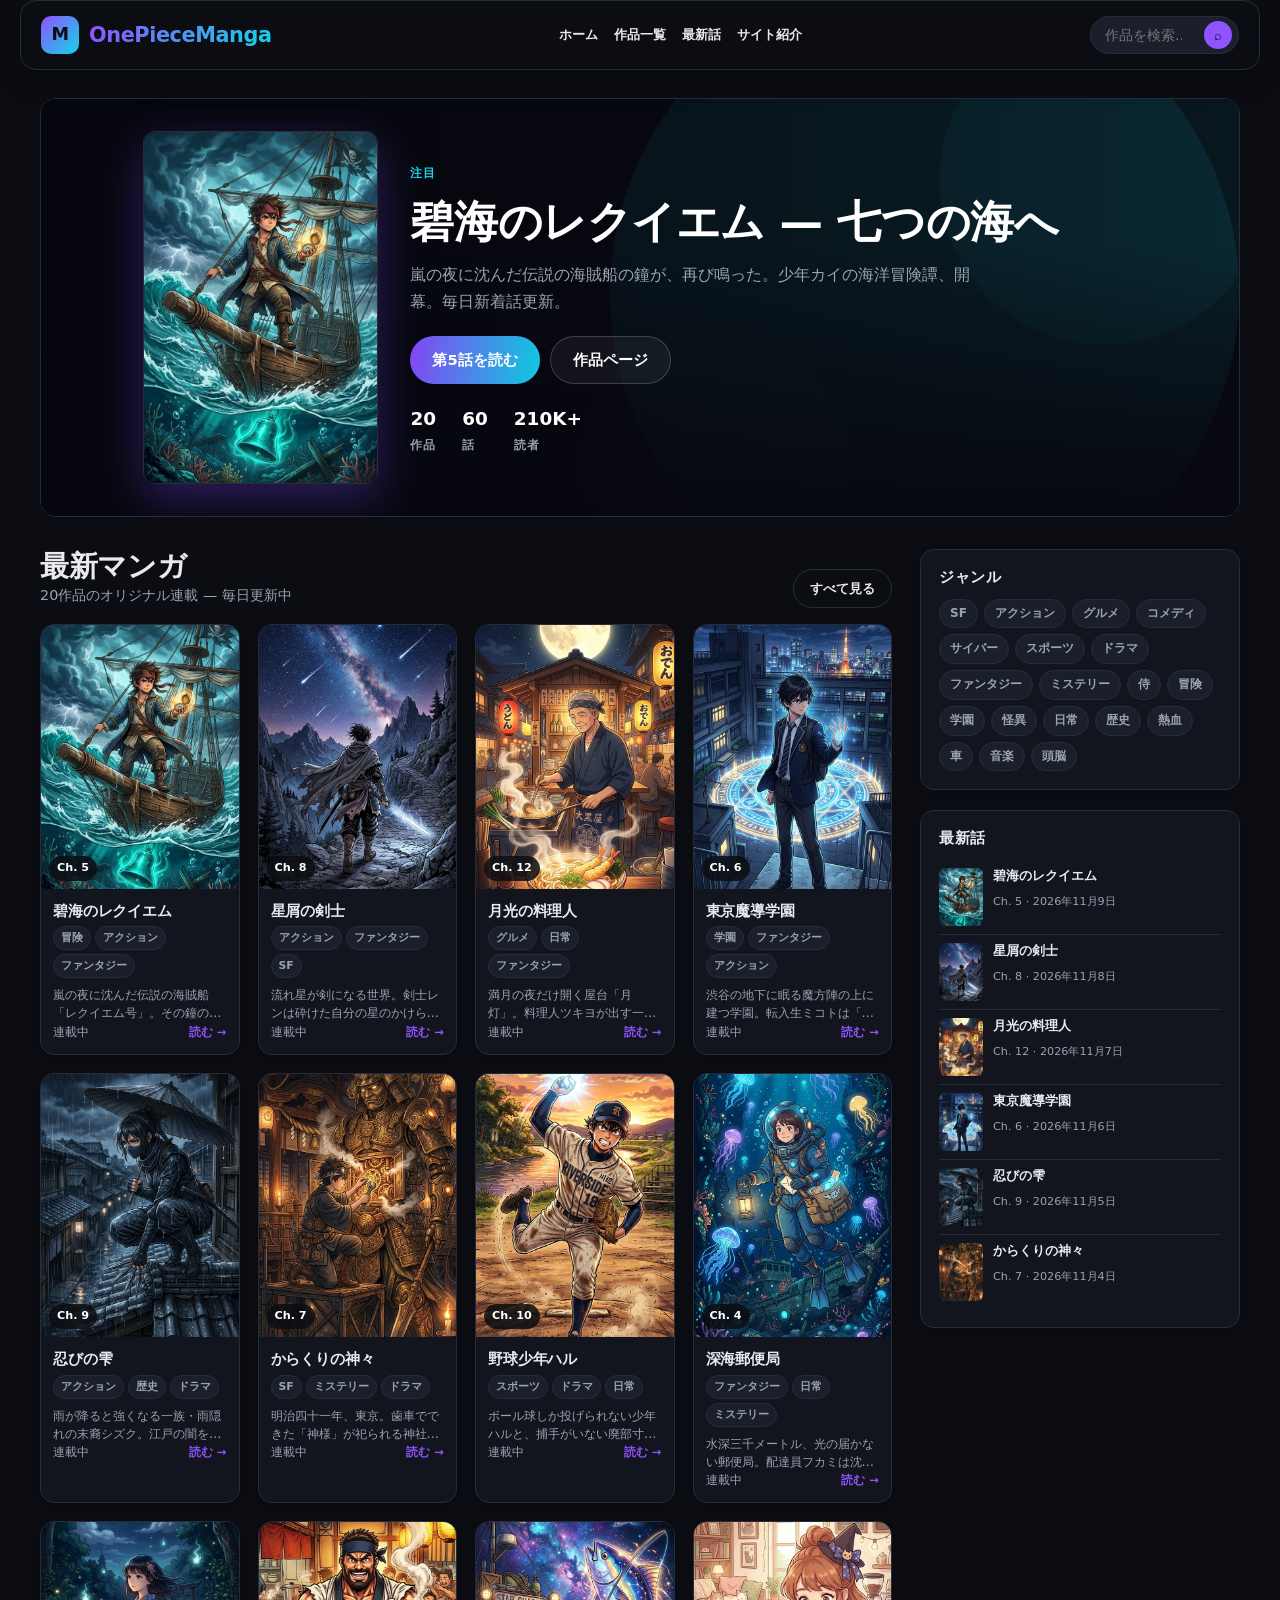
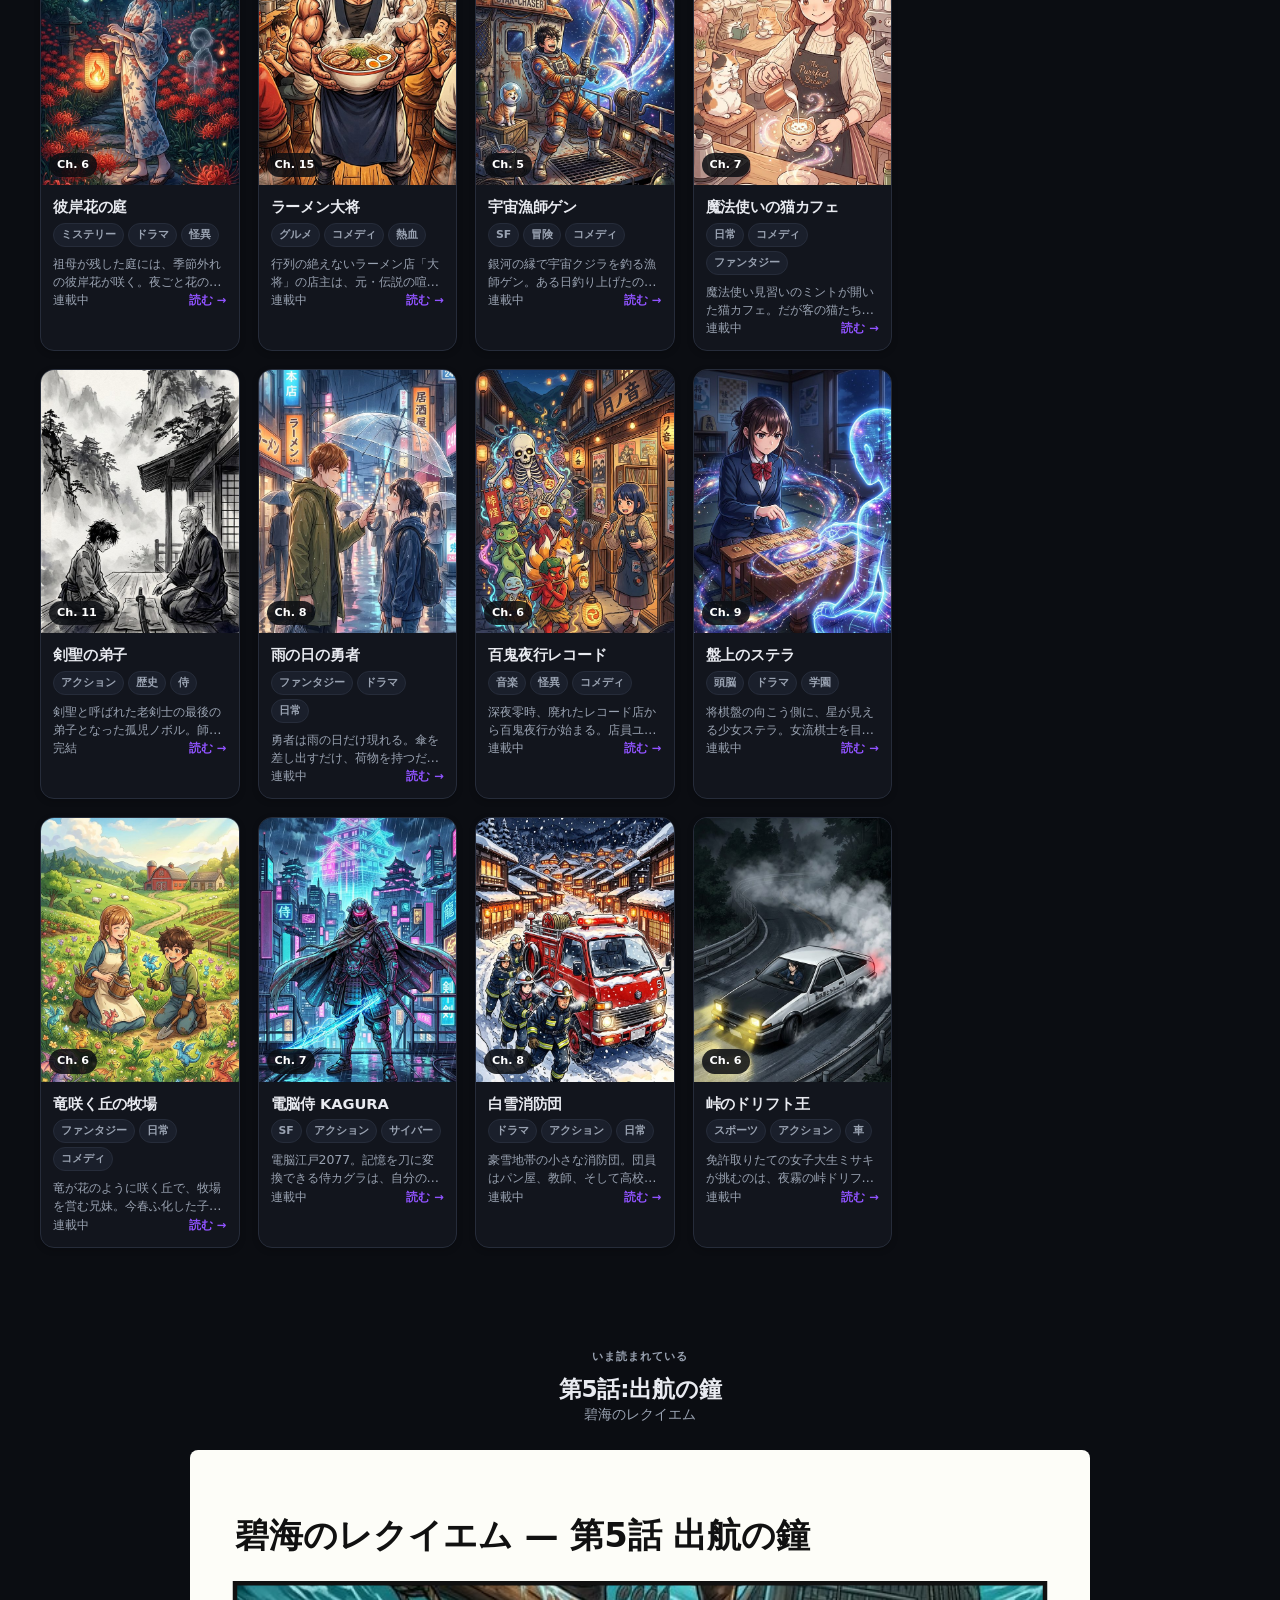
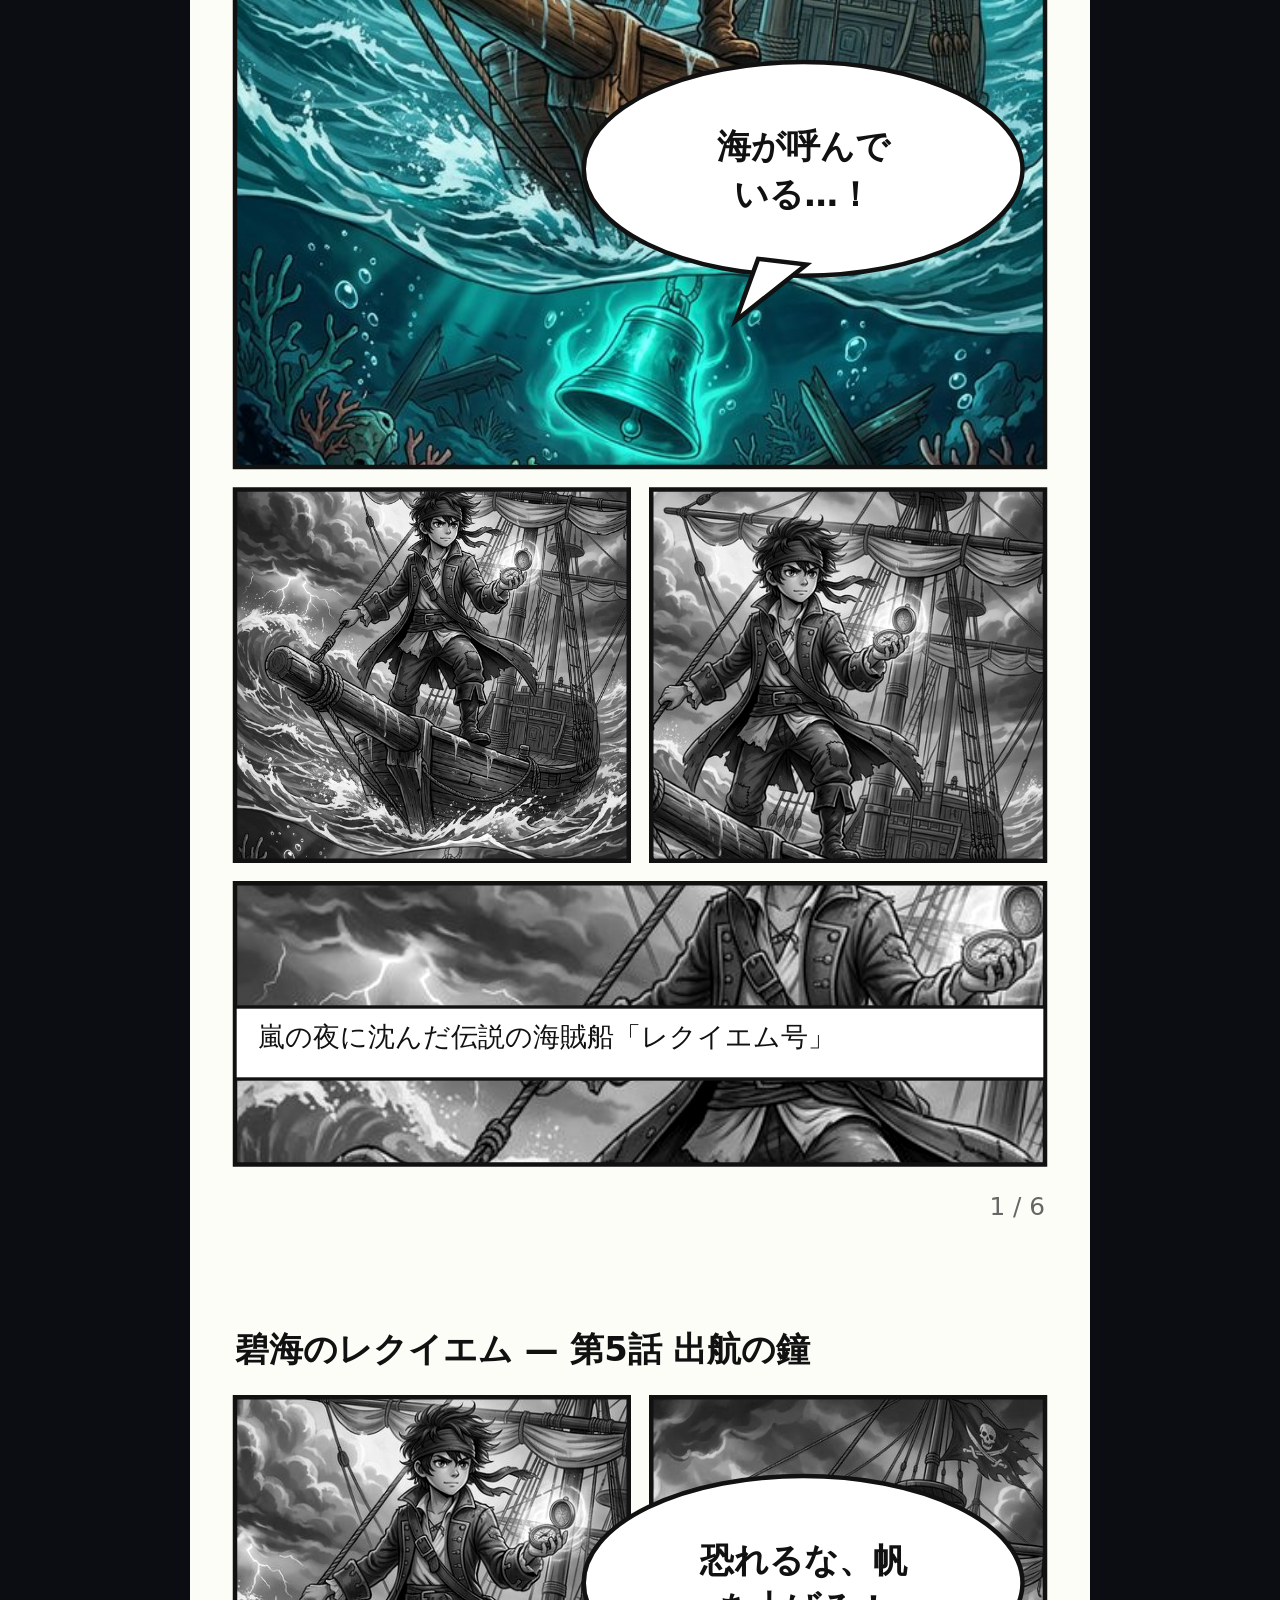
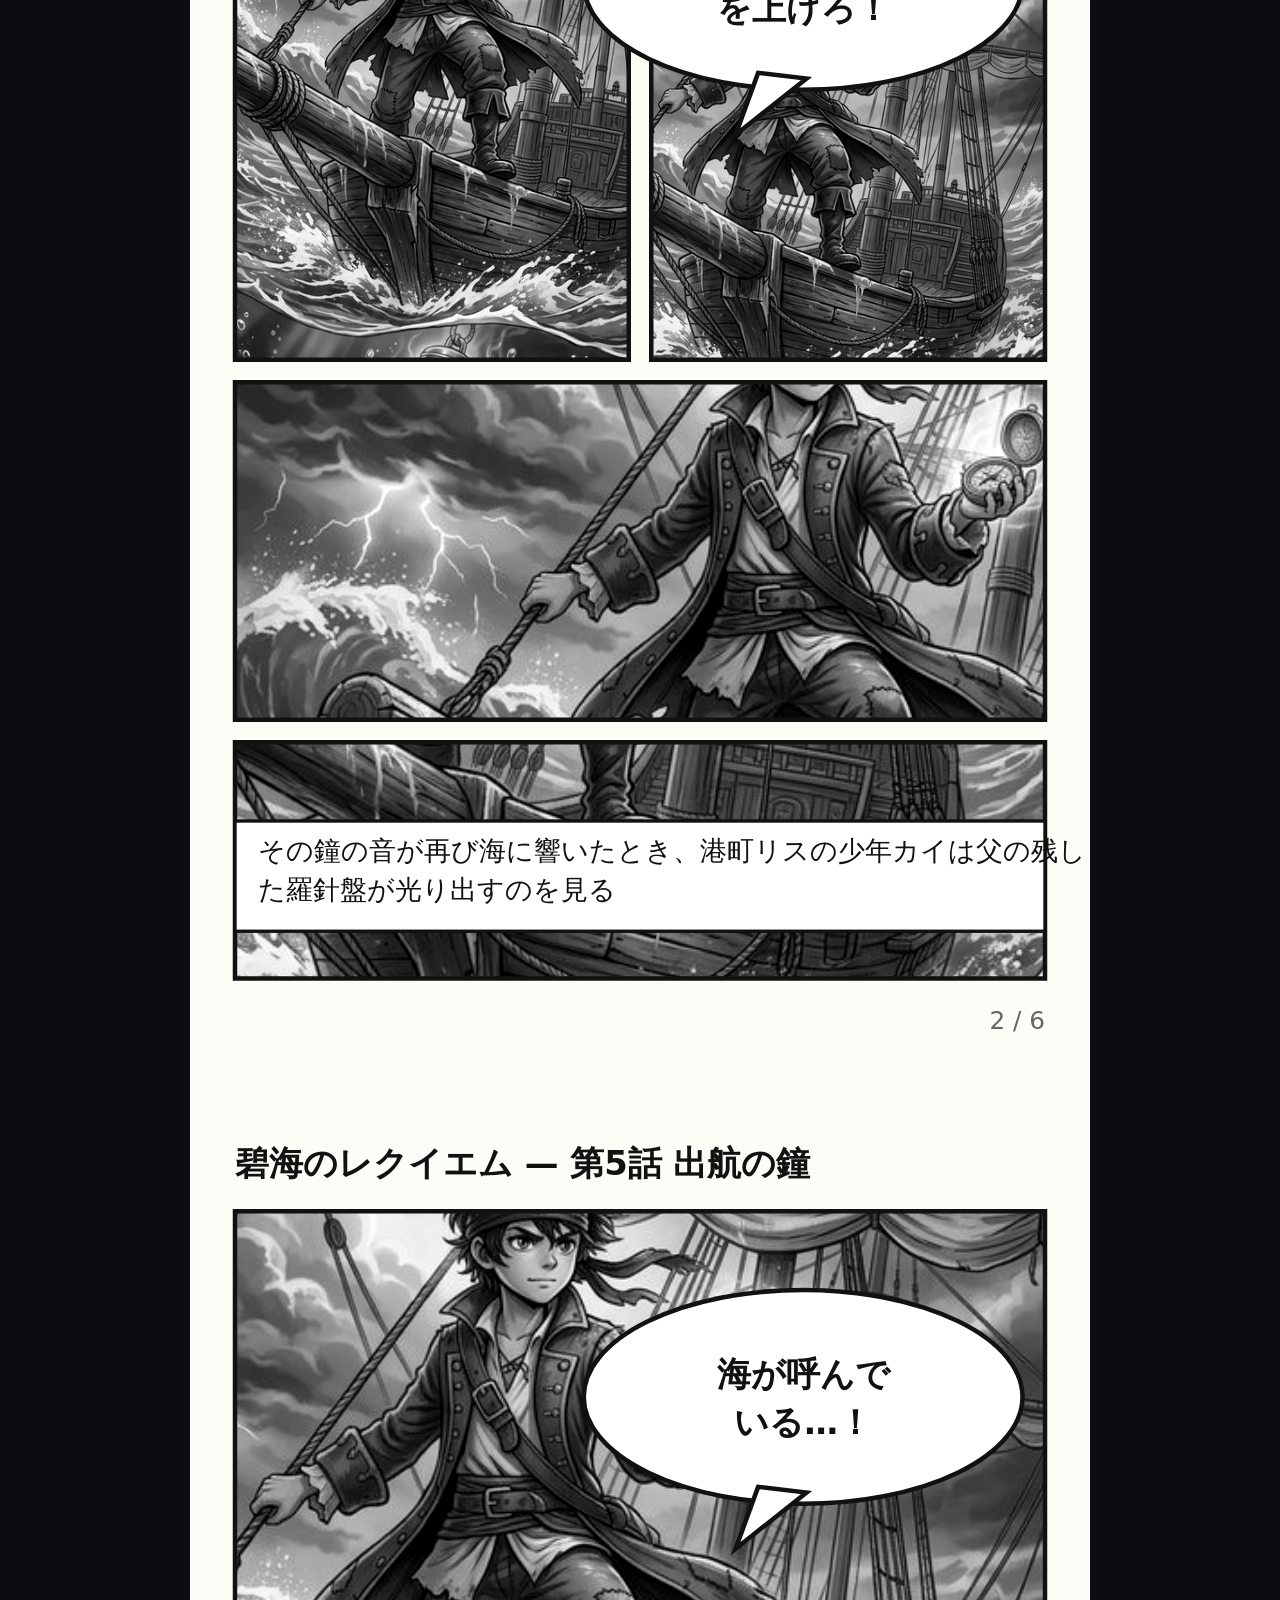
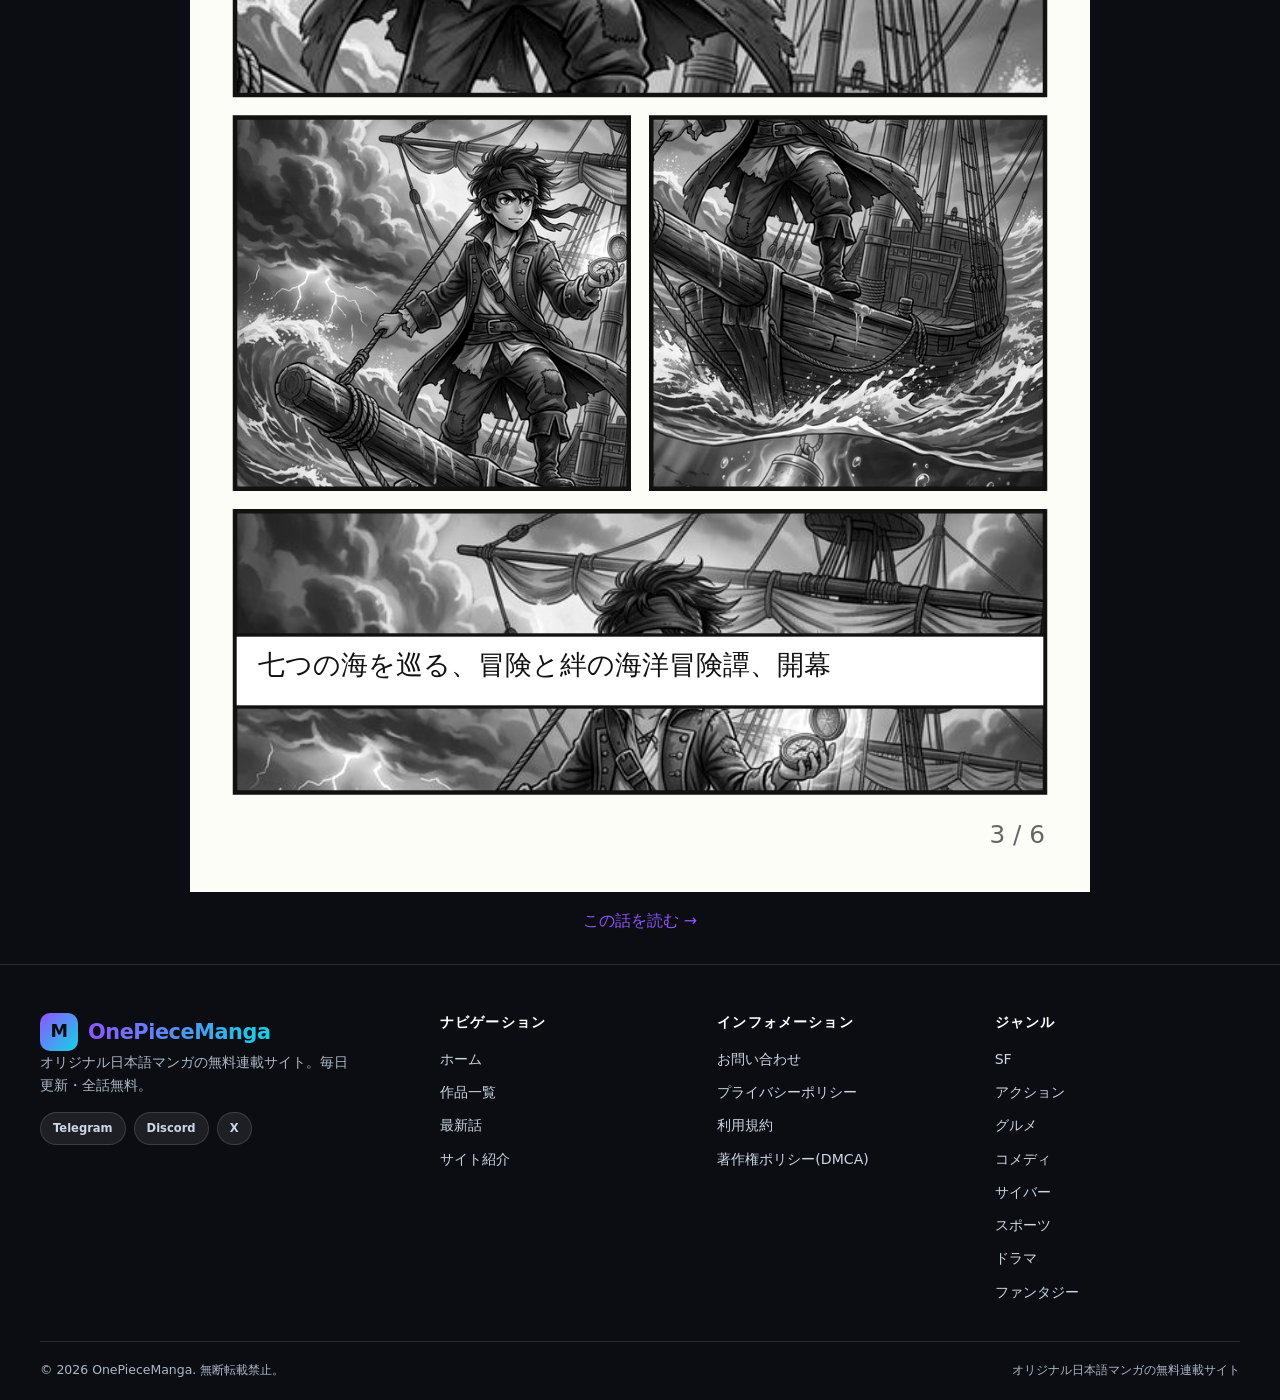
<file: index.html>
<!DOCTYPE html>
<html lang="ja">
<head>
<meta charset="UTF-8">
<meta name="viewport" content="width=device-width, initial-scale=1">
<title>OnePieceManga | オリジナル日本語マンガ無料連載</title>
<meta name="description" content="OnePieceMangaはオリジナルの日本語マンガを毎日更新で連載する無料サイトです。冒険・アクション・ファンタジー・グルメ・SFなど20作品・60話以上、全話無料で読めます。">
<meta name="keywords" content="onepiecemanga, onepiecemanga.mkm.fan, マンガ 無料, 日本語マンガ, 漫画 無料連載, オリジナルマンガ, manga online, read manga free">
<meta property="og:site_name" content="OnePieceManga">
<meta property="og:type" content="website">
<meta property="og:title" content="OnePieceManga | オリジナル日本語マンガ無料連載">
<meta property="og:description" content="オリジナル日本語マンガ20作品・60話以上を全話無料で連載。毎日更新。">
<meta property="og:url" content="https://onepiecemanga.mkm.fan/">
<meta property="og:locale" content="ja_JP">
<meta name="twitter:card" content="summary_large_image">
<link rel="canonical" href="https://onepiecemanga.mkm.fan/">
<link rel="alternate" hreflang="ja" href="https://onepiecemanga.mkm.fan/">
<link rel="alternate" hreflang="x-default" href="https://onepiecemanga.mkm.fan/">
<link rel="stylesheet" href="assets/css/mkm.css">
<link rel="stylesheet" href="assets/css/site.css">
<link rel="icon" href="data:image/svg+xml,<svg xmlns='http://www.w3.org/2000/svg' viewBox='0 0 32 32'><rect width='32' height='32' rx='9' fill='%239053ff'/><text x='16' y='22' font-size='16' text-anchor='middle' fill='%23fff' font-family='system-ui' font-weight='800'>M</text></svg>">
<script type="application/ld+json" id="ld-static">{"@context":"https://schema.org","@graph":[{"@type":"WebSite","name":"OnePieceManga","url":"https://onepiecemanga.mkm.fan/","inLanguage":"ja","potentialAction":{"@type":"SearchAction","target":"https://onepiecemanga.mkm.fan/search.html?s={query}","query-input":"required name=query"}},{"@type":"ItemList","name":"連載作品一覧","numberOfItems":20,"itemListElement":[{"@type":"ListItem","position":1,"name":"碧海のレクイエム","url":"https://onepiecemanga.mkm.fan/manga.html?id=hekikai-no-requiem"},{"@type":"ListItem","position":2,"name":"星屑の剣士","url":"https://onepiecemanga.mkm.fan/manga.html?id=hoshikuzu-no-kenshi"},{"@type":"ListItem","position":3,"name":"月光の料理人","url":"https://onepiecemanga.mkm.fan/manga.html?id=gekkou-no-ryounin"},{"@type":"ListItem","position":4,"name":"東京魔導学園","url":"https://onepiecemanga.mkm.fan/manga.html?id=tokyo-madou-gakuen"},{"@type":"ListItem","position":5,"name":"忍びの雫","url":"https://onepiecemanga.mkm.fan/manga.html?id=shinobi-no-shizuku"},{"@type":"ListItem","position":6,"name":"からくりの神々","url":"https://onepiecemanga.mkm.fan/manga.html?id=karakuri-no-kamigami"},{"@type":"ListItem","position":7,"name":"野球少年ハル","url":"https://onepiecemanga.mkm.fan/manga.html?id=yakyu-shonen-haru"},{"@type":"ListItem","position":8,"name":"深海郵便局","url":"https://onepiecemanga.mkm.fan/manga.html?id=shinkai-yubinkyoku"},{"@type":"ListItem","position":9,"name":"彼岸花の庭","url":"https://onepiecemanga.mkm.fan/manga.html?id=higanbana-no-niwa"},{"@type":"ListItem","position":10,"name":"ラーメン大将","url":"https://onepiecemanga.mkm.fan/manga.html?id=ramen-taisho"},{"@type":"ListItem","position":11,"name":"宇宙漁師ゲン","url":"https://onepiecemanga.mkm.fan/manga.html?id=uchu-ryoshi-gen"},{"@type":"ListItem","position":12,"name":"魔法使いの猫カフェ","url":"https://onepiecemanga.mkm.fan/manga.html?id=mahoutsukai-no-neko-cafe"},{"@type":"ListItem","position":13,"name":"剣聖の弟子","url":"https://onepiecemanga.mkm.fan/manga.html?id=kensei-no-deshi"},{"@type":"ListItem","position":14,"name":"雨の日の勇者","url":"https://onepiecemanga.mkm.fan/manga.html?id=ame-no-hi-no-yusha"},{"@type":"ListItem","position":15,"name":"百鬼夜行レコード","url":"https://onepiecemanga.mkm.fan/manga.html?id=hyakki-yako-records"},{"@type":"ListItem","position":16,"name":"盤上のステラ","url":"https://onepiecemanga.mkm.fan/manga.html?id=banjo-no-stella"},{"@type":"ListItem","position":17,"name":"竜咲く丘の牧場","url":"https://onepiecemanga.mkm.fan/manga.html?id=ryu-saku-oka-no-bokujou"},{"@type":"ListItem","position":18,"name":"電脳侍 KAGURA","url":"https://onepiecemanga.mkm.fan/manga.html?id=dennou-samurai-kagura"},{"@type":"ListItem","position":19,"name":"白雪消防団","url":"https://onepiecemanga.mkm.fan/manga.html?id=shirayuki-shobodan"},{"@type":"ListItem","position":20,"name":"峠のドリフト王","url":"https://onepiecemanga.mkm.fan/manga.html?id=toge-no-drift-o"}]}]}</script>
</head>
<body data-page="home" id="mkm-top">
<a class="mkm-skip-link" href="#content">コンテンツへ移動</a>

<header class="mkm-header is-sticky">
  <div class="mkm-container mkm-header-inner">
    <div class="mkm-brand">
      <a class="mkm-logo" href="index.html" aria-label="ホーム">
        <span class="mkm-logo-mark">M</span>
        <span class="mkm-logo-text">OnePieceManga</span>
      </a>
    </div>
    <nav class="mkm-nav" aria-label="メインメニュー">
      <ul class="mkm-menu">
        <li><a href="index.html">ホーム</a></li>
        <li><a href="search.html">作品一覧</a></li>
        <li><a href="index.html#latest">最新話</a></li>
        <li><a href="about.html">サイト紹介</a></li>
      </ul>
    </nav>
    <div class="mkm-header-actions">
      <form class="mkm-search" role="search" action="search.html" method="get">
        <input type="search" name="s" placeholder="作品を検索…" aria-label="作品を検索">
        <button type="submit" aria-label="検索">⌕</button>
      </form>
      <button type="button" class="mkm-menu-toggle" aria-expanded="false" aria-controls="mkm-mobile-menu">
        <span class="mkm-menu-toggle-icon" aria-hidden="true"></span><span class="mkm-menu-toggle-label">メニュー</span>
      </button>
    </div>
  </div>
  <div class="mkm-mobile-menu" id="mkm-mobile-menu"><div class="mkm-container">
    <ul class="mkm-mobile-nav">
      <li><a href="index.html">ホーム</a></li>
      <li><a href="search.html">作品一覧</a></li>
      <li><a href="index.html#latest">最新話</a></li>
      <li><a href="about.html">サイト紹介</a></li>
    </ul>
    <form class="mkm-search" role="search" action="search.html" method="get">
      <input type="search" name="s" placeholder="作品を検索…" aria-label="作品を検索">
      <button type="submit" aria-label="検索">⌕</button>
    </form>
  </div></div>
</header>
<div data-ad="header"></div>

<main id="content" class="mkm-main">
  <div id="home-root"></div>
</main>
<div data-ad="footer"></div>

<footer class="mkm-footer">
  <div class="mkm-container">
    <div class="mkm-footer-grid has-four">
      <div class="mkm-footer-brand">
        <a class="mkm-footer-logo" href="index.html"><span class="mkm-logo-mark">M</span><span class="mkm-logo-text">OnePieceManga</span></a>
        <p class="mkm-footer-about"></p>
        <div class="mkm-social"></div>
      </div>
      <div class="mkm-footer-col"><h3>ナビゲーション</h3>
        <ul class="mkm-footer-menu">
          <li><a href="index.html">ホーム</a></li>
          <li><a href="search.html">作品一覧</a></li>
          <li><a href="index.html#latest">最新話</a></li>
          <li><a href="about.html">サイト紹介</a></li>
        </ul>
      </div>
      <div class="mkm-footer-col"><h3>インフォメーション</h3>
        <ul class="mkm-footer-menu">
          <li><a href="contact.html">お問い合わせ</a></li>
          <li><a href="privacy.html">プライバシーポリシー</a></li>
          <li><a href="terms.html">利用規約</a></li>
          <li><a href="dmca.html">著作権ポリシー(DMCA)</a></li>
        </ul>
      </div>
      <div class="mkm-footer-col"><h3>ジャンル</h3>
        <ul class="mkm-footer-menu mkm-footer-genres"></ul>
      </div>
    </div>
    <div class="mkm-footer-bottom">
      <p>© <span data-year></span> OnePieceManga. 無断転載禁止。</p>
      <p>オリジナル日本語マンガの無料連載サイト</p>
    </div>
  </div>
</footer>
<button type="button" class="mkm-back-to-top" aria-label="トップへ戻る">↑</button>

<script src="assets/js/app.js?v=6"></script>
<script src="assets/js/mkm-theme-main.js"></script>
</body>
</html>
</file>
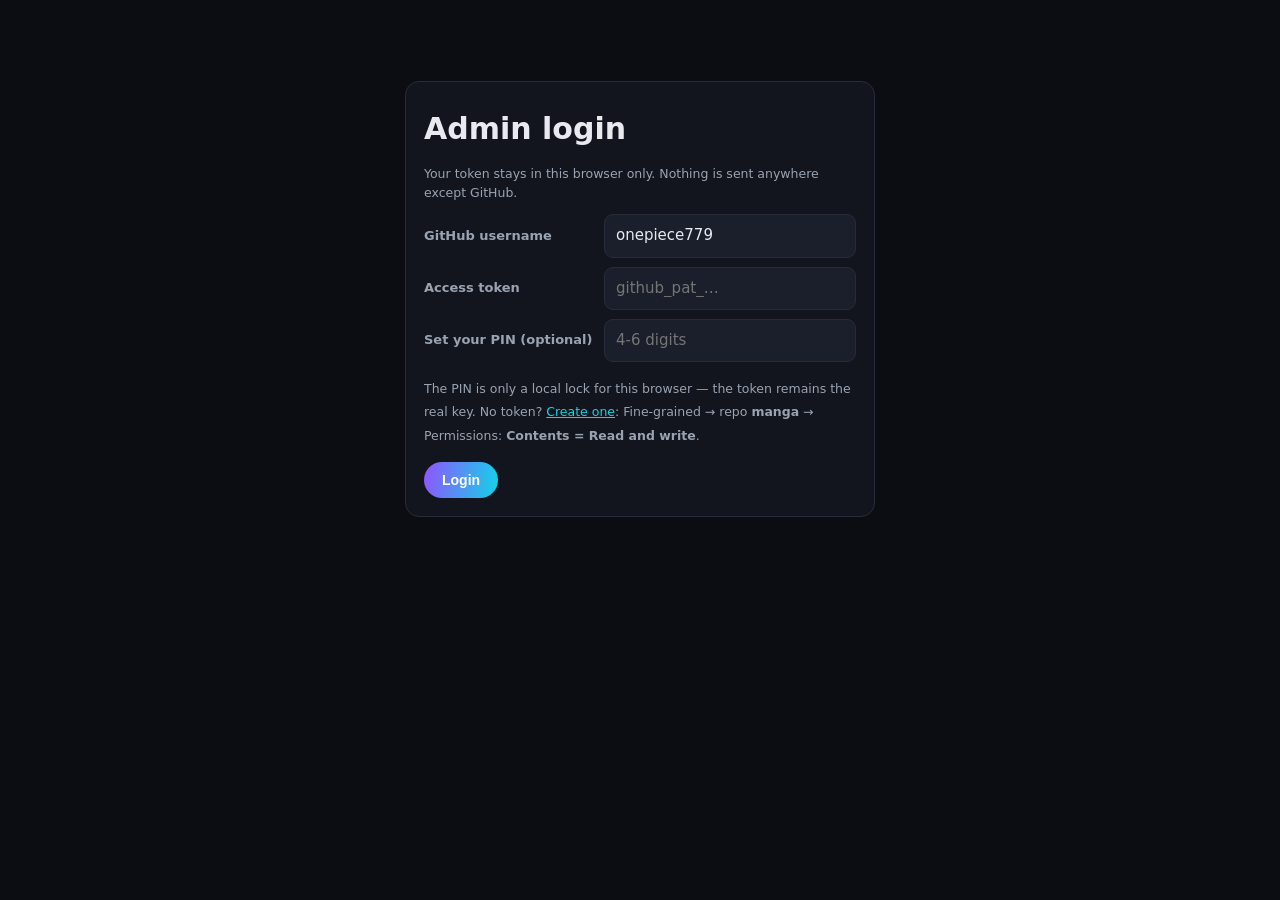
<file: admin/index.html>
<!DOCTYPE html>
<html lang="en">
<head>
<meta charset="UTF-8">
<meta name="viewport" content="width=device-width, initial-scale=1">
<title>Admin — MKM Static</title>
<style>
:root{--bg:#0b0d12;--sf:#12151d;--sf2:#1a1f2b;--bd:#262c3a;--tx:#e8eaf0;--mu:#9aa3b2;--ac:#9053ff;--ac2:#12d4e7;--ok:#35d07f;--er:#ff5470}
*{box-sizing:border-box}body{margin:0;background:var(--bg);color:var(--tx);font:15px/1.55 system-ui,-apple-system,"Segoe UI",Roboto,Arial,sans-serif}
a{color:var(--ac2)}h1,h2,h3{margin:.2em 0 .5em}small{color:var(--mu)}
.wrap{max-width:1060px;margin:0 auto;padding:18px}
.card{background:var(--sf);border:1px solid var(--bd);border-radius:14px;padding:18px;margin-bottom:16px}
.row{display:grid;grid-template-columns:170px 1fr;gap:10px;align-items:center;margin-bottom:9px}
.row.ta{align-items:start}
label{color:var(--mu);font-size:13px;font-weight:600}
input,select,textarea{width:100%;background:var(--sf2);border:1px solid var(--bd);color:var(--tx);border-radius:9px;padding:9px 11px;font:inherit}
textarea{min-height:70px;resize:vertical}
input:focus,textarea:focus{outline:2px solid var(--ac);border-color:transparent}
input[type=color]{padding:2px;height:38px}
.btn{display:inline-flex;gap:7px;align-items:center;background:linear-gradient(100deg,var(--ac),var(--ac2));color:#fff;border:0;border-radius:999px;padding:10px 18px;font-weight:700;cursor:pointer;font-size:14px}
.btn.ghost{background:var(--sf2);border:1px solid var(--bd);color:var(--tx)}
.btn.danger{background:#3a1220;border:1px solid #6b1f36;color:#ff8ba0}
.btn.sm{padding:6px 12px;font-size:12.5px}
.btn[disabled]{opacity:.45;cursor:not-allowed}
.status{font-size:13px;color:var(--mu)}.status.ok{color:var(--ok)}.status.er{color:var(--er)}
details.t{background:var(--sf);border:1px solid var(--bd);border-radius:12px;margin-bottom:12px;overflow:hidden}
details.t>summary{cursor:pointer;padding:13px 16px;font-weight:700;background:var(--sf2);display:flex;justify-content:space-between;gap:10px;align-items:center}
details.t .in{padding:14px}
.ch{border:1px dashed var(--bd);border-radius:10px;padding:12px;margin:10px 0;background:var(--bg)}
.chh{display:flex;justify-content:space-between;align-items:center;gap:8px;margin-bottom:8px;flex-wrap:wrap}
.grid2{display:grid;grid-template-columns:1fr 1fr;gap:10px}
.tagline{color:var(--mu);font-size:12.5px;margin:-4px 0 12px}
.layout{display:grid;grid-template-columns:220px 1fr;gap:18px;align-items:start}
.side{position:sticky;top:14px;background:var(--sf);border:1px solid var(--bd);border-radius:14px;padding:14px}
.side .brand{font-weight:800;font-size:16px;margin-bottom:10px;background:linear-gradient(100deg,var(--ac),var(--ac2));-webkit-background-clip:text;background-clip:text;-webkit-text-fill-color:transparent}
.side a{display:block;padding:8px 10px;border-radius:8px;color:var(--mu);font-weight:600;font-size:13.5px;text-decoration:none}
.side a:hover{background:var(--sf2);color:var(--tx)}
.side .sf{margin-top:12px;display:grid;gap:8px}
.topbar{display:flex;gap:10px;align-items:center;flex-wrap:wrap;margin-bottom:14px}
@media(max-width:860px){.layout{grid-template-columns:1fr}.side{position:static}.row{grid-template-columns:1fr}}
</style>
</head>
<body>

<!-- LOGIN / PIN -->
<div class="wrap" id="gate">
  <div class="card" style="max-width:470px;margin:7vh auto">
    <h1 id="gate-title">Admin login</h1>
    <p class="tagline" id="gate-note">Your token stays in this browser only. Nothing is sent anywhere except GitHub.</p>
    <div id="gate-pin" hidden>
      <div class="row"><label>Your PIN</label><input id="g-pin" type="password" inputmode="numeric" placeholder="••••"></div>
      <button class="btn" id="g-unlock">Unlock</button>
      <div class="status" id="g-pinstatus"></div>
      <p><small>Forgot PIN? <a href="#" id="g-forget">Reset (you will re-enter your token)</a></small></p>
    </div>
    <div id="gate-login">
      <div class="row"><label>GitHub username</label><input id="g-user" value="onepiece779" autocomplete="username"></div>
      <div class="row"><label>Access token</label><input id="g-token" type="password" placeholder="github_pat_…" autocomplete="current-password"></div>
      <div class="row"><label>Set your PIN (optional)</label><input id="g-newpin" type="password" inputmode="numeric" placeholder="4-6 digits"></div>
      <p><small>The PIN is only a local lock for this browser — the token remains the real key.
      No token? <a href="https://github.com/settings/personal-access-tokens/new" target="_blank">Create one</a>:
      Fine-grained → repo <b>manga</b> → Permissions: <b>Contents = Read and write</b>.</small></p>
      <button class="btn" id="g-login">Login</button>
      <div class="status" id="g-status"></div>
    </div>
  </div>
</div>

<!-- APP -->
<div class="wrap" id="app" hidden>
  <div class="layout">
    <nav class="side">
      <div class="brand">MKM Admin</div>
      <a href="#sec-site">Site settings</a>
      <a href="#sec-posts">Posts (manga & chapters)</a>
      <a href="#sec-ads">Ads units</a>
      <a href="#sec-txt">ads.txt</a>
      <a href="#sec-style">Style / theme</a>
      <div class="sf">
        <button class="btn" id="save">Save &amp; publish</button>
        <button class="btn ghost sm" id="reload">Reload</button>
        <button class="btn ghost sm" id="view-site">View site</button>
        <button class="btn ghost sm" id="logout">Logout</button>
      </div>
      <p class="status" id="status" style="margin-top:10px"></p>
    </nav>

    <main>
      <div class="card" id="sec-site">
        <h2>Site settings</h2>
        <div class="row"><label>Site name</label><input id="s-name"></div>
        <div class="row"><label>Tagline</label><input id="s-tagline"></div>
        <div class="row ta"><label>About text</label><textarea id="s-about"></textarea></div>
      </div>

      <div class="topbar" id="sec-posts"><h2 style="margin:0">Posts — manga &amp; chapters</h2><button class="btn sm" id="add-title">+ Add post</button></div>
      <div id="titles"></div>

      <div class="card" id="sec-ads">
        <h2>Ads units</h2>
        <p class="tagline">Paste your ad code (AdSense / Ezoic / Monetag) into each slot. Show = live.</p>
        <div class="row"><label>All ads on/off</label><select id="a-enabled"><option value="1">ON</option><option value="0">OFF</option></select></div>
        <div id="a-slots"></div>
      </div>

      <div class="card" id="sec-txt">
        <h2>ads.txt</h2>
        <p class="tagline">Live at /ads.txt — AdSense approve hone ke baad apni publisher line likhein.</p>
        <textarea id="x-txt" style="min-height:140px;font-family:ui-monospace,Consolas,monospace;font-size:12.5px"></textarea>
      </div>

      <div class="card" id="sec-style">
        <h2>Style / theme</h2>
        <p class="tagline">Site ke colors & shape — save karte hi poori site pe lag jata hai.</p>
        <div class="grid2">
          <div class="row"><label>Accent</label><input id="y-accent" type="color"></div>
          <div class="row"><label>Accent 2</label><input id="y-accent2" type="color"></div>
          <div class="row"><label>Background</label><input id="y-bg" type="color"></div>
          <div class="row"><label>Card bg</label><input id="y-surface" type="color"></div>
          <div class="row"><label>Card bg 2</label><input id="y-surface2" type="color"></div>
          <div class="row"><label>Border</label><input id="y-border" type="color"></div>
          <div class="row"><label>Radius</label><input id="y-radius" placeholder="14px"></div>
          <div class="row"><label>Max width</label><input id="y-container" placeholder="1240px"></div>
          <div class="row"><label>Grid card min (px)</label><input id="y-gridmin" type="number" value="180"></div>
        </div>
      </div>
    </main>
  </div>
</div>

<script>
"use strict";
var OWNER = "onepiece779", REPO = "manga";
var PATHS = { content: "assets/content.json", ads: "assets/ads.json", txt: "ads.txt", style: "assets/style.json" };
var st = { token: "", user: "", content: null, ads: null, txt: "", style: null, sha: {} };

function $(s){ return document.querySelector(s); }
function esc(s){ return String(s==null?"":s).replace(/[&<>"']/g,function(c){return{"&":"&amp;","<":"&lt;",">":"&gt;",'"':"&quot;","'":"&#39;"}[c];}); }
function status(m,c){ var e=$("#status"); e.textContent=m||""; e.className="status"+(c?" "+c:""); }
function b64e(s){ return btoa(unescape(encodeURIComponent(s))); }
function b64d(s){ return decodeURIComponent(escape(atob(s.replace(/\n/g,"")))); }
function sha256(t){ return crypto.subtle.digest("SHA-256", new TextEncoder().encode(t)).then(function(b){ return Array.from(new Uint8Array(b)).map(function(x){return x.toString(16).padStart(2,"0");}).join(""); }); }

function api(path, opts){
  opts = opts || {};
  return fetch("https://api.github.com/repos/" + OWNER + "/" + REPO + "/contents/" + path, Object.assign({
    headers: { "Authorization": "Bearer " + st.token, "Accept": "application/vnd.github+json" }
  }, opts)).then(function(r){
    if (!r.ok) return r.json().then(function(j){ throw new Error((j && j.message) || r.status); });
    return r.json();
  });
}

/* ---------- gate: PIN + login ---------- */
function gateMode(){
  var hasTok = !!localStorage.getItem("mkm_token");
  var hasPin = !!localStorage.getItem("mkm_pin");
  $("#gate-login").hidden = hasTok;
  $("#gate-pin").hidden = !(hasTok && hasPin);
  $("#gate-title").textContent = (hasTok && hasPin) ? "Unlock admin" : "Admin login";
}
$("#g-forget").onclick = function(e){ e.preventDefault(); localStorage.removeItem("mkm_pin"); localStorage.removeItem("mkm_token"); gateMode(); };
$("#g-unlock").onclick = function(){
  sha256($("#g-pin").value).then(function(h){
    if (h === localStorage.getItem("mkm_pin")) { st.token = localStorage.getItem("mkm_token"); st.user = localStorage.getItem("mkm_user"); boot(); }
    else $("#g-pinstatus").textContent = "Wrong PIN.";
  });
};
$("#g-login").onclick = function(){
  var u = $("#g-user").value.trim(), t = $("#g-token").value.trim(), pin = $("#g-newpin").value.trim();
  if (!u || !t) { $("#g-status").textContent = "Enter username and token."; return; }
  st.user = u; st.token = t;
  $("#g-status").textContent = "Checking…";
  fetch("https://api.github.com/user", { headers: { "Authorization": "Bearer " + t } })
    .then(function(r){ if (!r.ok) throw new Error("Token rejected (" + r.status + ")"); return r.json(); })
    .then(function(j){
      if (j.login.toLowerCase() !== u.toLowerCase()) throw new Error("Token belongs to " + j.login);
      localStorage.setItem("mkm_user", u); localStorage.setItem("mkm_token", t);
      if (pin) return sha256(pin).then(function(h){ localStorage.setItem("mkm_pin", h); });
    })
    .then(function(){ boot(); })
    .catch(function(e){ $("#g-status").textContent = "Login fail: " + e.message; });
};
$("#logout").onclick = function(){ localStorage.removeItem("mkm_token"); localStorage.removeItem("mkm_pin"); location.reload(); };

/* ---------- load ---------- */
function boot(){
  st.token = st.token || localStorage.getItem("mkm_token") || "";
  st.user = st.user || localStorage.getItem("mkm_user") || "";
  if (!st.token) { gateMode(); return; }
  $("#gate").hidden = true; $("#app").hidden = false;
  load();
}
function load(){
  status("Loading…");
  Promise.all([api(PATHS.content), api(PATHS.ads), api(PATHS.txt), api(PATHS.style).catch(function(){ return null; })]).then(function(rs){
    st.sha.content = rs[0].sha; st.sha.ads = rs[1].sha; st.sha.txt = rs[2].sha; st.sha.style = rs[3] ? rs[3].sha : undefined;
    st.content = JSON.parse(b64d(rs[0].content));
    st.ads = JSON.parse(b64d(rs[1].content));
    st.txt = b64d(rs[2].content);
    st.style = rs[3] ? JSON.parse(b64d(rs[3].content)) : {};
    render();
    status("Loaded. Edit, then Save & publish.", "ok");
  }).catch(function(e){ status("Load fail: " + e.message, "er"); });
}
$("#reload").onclick = load;
$("#view-site").onclick = function(){ window.open("https://onepiecemanga.mkm.fan/", "_blank"); };

/* ---------- render ---------- */
function render(){
  var c = st.content;
  $("#s-name").value = c.name || ""; $("#s-tagline").value = c.tagline || ""; $("#s-about").value = c.about || "";
  $("#x-txt").value = st.txt || "";
  var sy = st.style || {};
  $("#y-accent").value = sy.accent || "#9053ff"; $("#y-accent2").value = sy.accent2 || "#12d4e7";
  $("#y-bg").value = sy.bg || "#0b0d12"; $("#y-surface").value = sy.surface || "#12151d";
  $("#y-surface2").value = sy.surface2 || "#1a1f2b"; $("#y-border").value = sy.border || "#262c3a";
  $("#y-radius").value = sy.radius || "14px"; $("#y-container").value = sy.container || "1240px";
  $("#y-gridmin").value = sy.gridMin || 180;
  renderTitles(); renderAds();
}
function renderTitles(){
  var box = $("#titles"); box.innerHTML = "";
  st.content.titles.forEach(function(t, i){
    var d = document.createElement("details"); d.className = "t";
    d.innerHTML = "<summary><span>" + esc(t.title) + " <small>(" + esc(t.id) + ")</small></span><span style='display:flex;gap:8px'>" +
      "<a class='btn ghost sm' target='_blank' href='../manga.html?id=" + esc(t.id) + "'>View post</a>" +
      "<button class='btn danger sm' data-del='" + i + "'>Delete</button></span></summary><div class='in'>" +
      "<div class='grid2'>" +
      f("Title", "t"+i+"title", t.title) + f("ID (slug)", "t"+i+"id", t.id) +
      f("Author", "t"+i+"author", t.author) + f("Artist", "t"+i+"artist", t.artist) +
      f("Status", "t"+i+"status", t.status) + f("Type", "t"+i+"type", t.type) +
      f("Year", "t"+i+"year", t.year) + f("Rating", "t"+i+"rating", t.rating) +
      f("Views", "t"+i+"views", t.views) +
      "<div class='row ta'><label>Cover image</label><div style='display:flex;gap:8px'><input id='t"+i+"cover' value='" + esc(t.cover||"") + "' placeholder='URL…'><input type='file' accept='image/*' id='t"+i+"covf' style='max-width:150px'></div></div>" +
      "</div>" +
      "<div style='margin:6px 0'><button class='btn ghost sm' data-covup='" + i + "'>Upload cover file</button> <small>or paste an image URL</small></div>" +
      "<div class='row ta'><label>Genres (comma)</label><input id='t"+i+"genres' value='" + esc((t.genres||[]).join(", ")) + "'></div>" +
      "<div class='row ta'><label>Synopsis</label><textarea id='t"+i+"desc'>" + esc(t.description||"") + "</textarea></div>" +
      "<div class='chh'><h3 style='margin:0'>Chapters</h3><button class='btn sm' data-addch='" + i + "'>+ Add chapter</button></div>" +
      "<div id='chs" + i + "'></div></div>";
    box.appendChild(d);
    renderChapters(i);
    d.querySelector("[data-del]").onclick = function(){ if (confirm("Delete \"" + t.title + "\"?")) { st.content.titles.splice(i,1); renderTitles(); status("Deleted - press Save & publish."); } };
    d.querySelector("[data-addch]").onclick = function(){
      var n = (t.chapters[0] ? Math.max.apply(null, t.chapters.map(function(x){return x.num;})) + 1 : 1);
      t.chapters.unshift({ num: n, title: "New chapter", date: new Date().toISOString().slice(0,10), pages: 0, dir: "assets/manga/" + t.id + "/ch-" + String(n).padStart(3,"0") + "/" });
      renderChapters(i); status("Chapter added - upload pages or paste URLs, then Save.");
    };
    d.querySelector("[data-covup]").onclick = function(){
      var fi = document.getElementById("t"+i+"covf"); if (!fi.files[0]) { status("Choose a cover file first.", "er"); return; }
      uploadBlob("assets/covers/" + t.id + ext(fi.files[0].name), fi.files[0]).then(function(path){
        t.cover = path; document.getElementById("t"+i+"cover").value = t.cover; status("Cover uploaded: " + path + " (then Save).", "ok");
      }).catch(function(e){ status("Cover upload fail: " + e.message, "er"); });
    };
    bindTitle(i);
  });
}
function f(label,id,val){ return "<div class='row'><label>"+esc(label)+"</label><input id='"+id+"' value='"+esc(val==null?"":val)+"'></div>"; }
function ext(n){ var m = /\.[a-z0-9]+$/i.exec(n); return m ? m[0].toLowerCase() : ".jpg"; }
function renderChapters(i){
  var t = st.content.titles[i], box = $("#chs"+i); if (!box) return; box.innerHTML = "";
  (t.chapters||[]).forEach(function(ch, j){
    var div = document.createElement("div"); div.className = "ch";
    div.innerHTML = "<div class='chh'><b>Chapter " + esc(ch.num) + " — " + esc(ch.title) + "</b><span style='display:flex;gap:8px'>" +
      "<a class='btn ghost sm' target='_blank' href='../read.html?id=" + esc(t.id) + "&ch=" + esc(ch.num) + "'>View chapter</a>" +
      "<button class='btn danger sm' data-delch='" + j + "'>Delete</button></span></div>" +
      "<div class='grid2'>" +
      f("Chapter #", "c"+i+"_"+j+"num", ch.num) + f("Date", "c"+i+"_"+j+"date", ch.date) +
      f("Title", "c"+i+"_"+j+"title", ch.title) + f("Pages", "c"+i+"_"+j+"pages", ch.pages) +
      "</div>" +
      "<div class='row ta'><label>Images folder / URL prefix</label><input id='c"+i+"_"+j+"dir' value='" + esc(ch.dir||"") + "'></div>" +
      "<div class='row ta'><label>Page URLs (one per line)</label><textarea id='c"+i+"_"+j+"imgs'>" + esc((ch.images||[]).join("\n")) + "</textarea></div>" +
      "<div class='row ta'><label>Upload page images</label><input type='file' accept='image/*' multiple id='c"+i+"_"+j+"files'></div>" +
      "<button class='btn ghost sm' data-up='" + i + "-" + j + "'>Upload pages to chapter folder</button> <small>saved as 001.jpg, 002.jpg… in the chapter folder</small>";
    box.appendChild(div);
    div.querySelector("[data-delch]").onclick = function(){ if (confirm("Delete chapter " + ch.num + "?")) { t.chapters.splice(j,1); renderChapters(i); } };
    div.querySelector("[data-up]").onclick = function(){
      var fi = document.getElementById("c"+i+"_"+j+"files");
      if (!fi.files.length) { status("Choose page images first.", "er"); return; }
      var dir = (ch.dir || ("assets/manga/" + t.id + "/ch-" + String(ch.num).padStart(3,"0") + "/")).replace(/\/?$/, "/");
      ch.dir = dir; delete ch.images;
      var files = Array.prototype.slice.call(fi.files).sort(function(a,b){return a.name.localeCompare(b.name, undefined, {numeric:true});});
      status("Uploading 0/" + files.length + "…");
      files.reduce(function(p, file, idx){
        return p.then(function(){
          return uploadBlob(dir + String(idx+1).padStart(3,"0") + ext(file), file).then(function(){
            status("Uploading " + (idx+1) + "/" + files.length + "…");
          });
        });
      }, Promise.resolve()).then(function(){
        ch.pages = files.length; renderChapters(i);
        status("Uploaded " + files.length + " pages to " + dir + " - press Save & publish.", "ok");
      }).catch(function(e){ status("Upload fail: " + e.message, "er"); });
    };
    bindChapter(i, j);
  });
}
function uploadBlob(path, file){
  return new Promise(function(res, rej){
    var r = new FileReader();
    r.onload = function(){
      var b64 = r.result.split(",")[1];
      api(path, { method: "GET" }).then(function(ex){ return ex.sha; }).catch(function(){ return undefined; }).then(function(sha){
        var body = { message: "Admin: upload " + path, content: b64 };
        if (sha) body.sha = sha;
        return api(path, { method: "PUT", body: JSON.stringify(body) });
      }).then(function(){ res(path); }).catch(rej);
    };
    r.onerror = function(){ rej(new Error("file read fail")); };
    r.readAsDataURL(file);
  });
}
function bindTitle(i){
  var t = st.content.titles[i];
  function b(id,key,num){ var el=document.getElementById(id); if(el) el.oninput=function(){ t[key]=num?Number(el.value):el.value; }; }
  b("t"+i+"title","title"); b("t"+i+"id","id"); b("t"+i+"author","author"); b("t"+i+"artist","artist");
  b("t"+i+"status","status"); b("t"+i+"type","type"); b("t"+i+"year","year",1); b("t"+i+"rating","rating",1); b("t"+i+"views","views",1);
  b("t"+i+"cover","cover"); b("t"+i+"desc","description");
  var g=document.getElementById("t"+i+"genres"); if(g) g.oninput=function(){ t.genres=g.value.split(",").map(function(x){return x.trim();}).filter(Boolean); };
}
function bindChapter(i,j){
  var ch = st.content.titles[i].chapters[j];
  function b(id,key,num){ var el=document.getElementById(id); if(el) el.oninput=function(){ ch[key]=num?Number(el.value):el.value; }; }
  b("c"+i+"_"+j+"num","num",1); b("c"+i+"_"+j+"date","date"); b("c"+i+"_"+j+"title","title"); b("c"+i+"_"+j+"pages","pages",1); b("c"+i+"_"+j+"dir","dir");
  var im=document.getElementById("c"+i+"_"+j+"imgs"); if(im) im.oninput=function(){ var v=im.value.split("\n").map(function(x){return x.trim();}).filter(Boolean); if(v.length) ch.images=v; else delete ch.images; };
}
$("#add-title").onclick = function(){
  st.content.titles.push({ id: "new-post-" + (st.content.titles.length+1), title: "New Post", author: "", artist: "", status: "Ongoing", type: "Manga", year: 2026, genres: [], rating: 4.5, views: 0, description: "", art: { a: "#9053ff", b: "#1a0b2e", label: "NP" }, chapters: [] });
  renderTitles(); status("New post added - fill details, then Save & publish.");
};
function renderAds(){
  $("#a-enabled").value = st.ads.enabled ? "1" : "0";
  $("#a-enabled").onchange = function(){ st.ads.enabled = $("#a-enabled").value === "1"; };
  var box = $("#a-slots"); box.innerHTML = "";
  Object.keys(st.ads.slots).forEach(function(k){
    var s = st.ads.slots[k];
    var div = document.createElement("div"); div.className = "ch";
    div.innerHTML = "<div class='chh'><b>" + esc(k) + "</b><select id='ad-"+k+"-on' style='width:110px'><option value='1'>Show</option><option value='0'>Hide</option></select></div>" +
      (k === "reader_inline" ? "<div class='row'><label>Every N pages</label><input id='ad-"+k+"-every' type='number' value='" + esc(s.every||5) + "'></div>" : "") +
      "<div class='row ta'><label>Ad code</label><textarea id='ad-"+k+"-code'>" + esc(s.code||"") + "</textarea></div>";
    box.appendChild(div);
    div.querySelector("#ad-"+k+"-on").value = s.on ? "1" : "0";
    div.querySelector("#ad-"+k+"-on").onchange = function(e){ s.on = e.target.value === "1"; };
    var ev = div.querySelector("#ad-"+k+"-every"); if (ev) ev.oninput = function(){ s.every = Number(ev.value); };
    div.querySelector("#ad-"+k+"-code").oninput = function(e){ s.code = e.target.value; };
  });
}

/* ---------- save ---------- */
function put(path, contentStr, sha){
  return api(path, { method: "PUT", body: JSON.stringify({ message: "Admin: update " + path, content: contentStr, sha: sha }) });
}
$("#save").onclick = function(){
  var c = st.content;
  c.name = $("#s-name").value; c.tagline = $("#s-tagline").value; c.about = $("#s-about").value;
  st.style = { accent: $("#y-accent").value, accent2: $("#y-accent2").value, bg: $("#y-bg").value, surface: $("#y-surface").value,
    surface2: $("#y-surface2").value, border: $("#y-border").value, radius: $("#y-radius").value, container: $("#y-container").value,
    gridMin: Number($("#y-gridmin").value) || 180,
    font: (st.style && st.style.font) || "system-ui,-apple-system,\"Segoe UI\",Roboto,Arial,sans-serif" };
  status("Publishing…");
  put(PATHS.content, b64e(JSON.stringify(c, null, 2) + "\n"), st.sha.content).then(function(r){ st.sha.content = r.content.sha;
    return put(PATHS.ads, b64e(JSON.stringify(st.ads, null, 2) + "\n"), st.sha.ads); }).then(function(r){ st.sha.ads = r.content.sha;
    return put(PATHS.style, b64e(JSON.stringify(st.style, null, 2) + "\n"), st.sha.style); }).then(function(r){ st.sha.style = r.content.sha;
    if ($("#x-txt").value === st.txt) return null;
    return put(PATHS.txt, b64e($("#x-txt").value), st.sha.txt); }).then(function(r){
    if (r && r.content) st.sha.txt = r.content.sha;
    st.txt = $("#x-txt").value;
    status("Published! Live site updates in ~1 minute.", "ok");
  }).catch(function(e){ status("Save fail: " + e.message, "er"); });
};

gateMode(); boot();
</script>
</body>
</html>
</file>
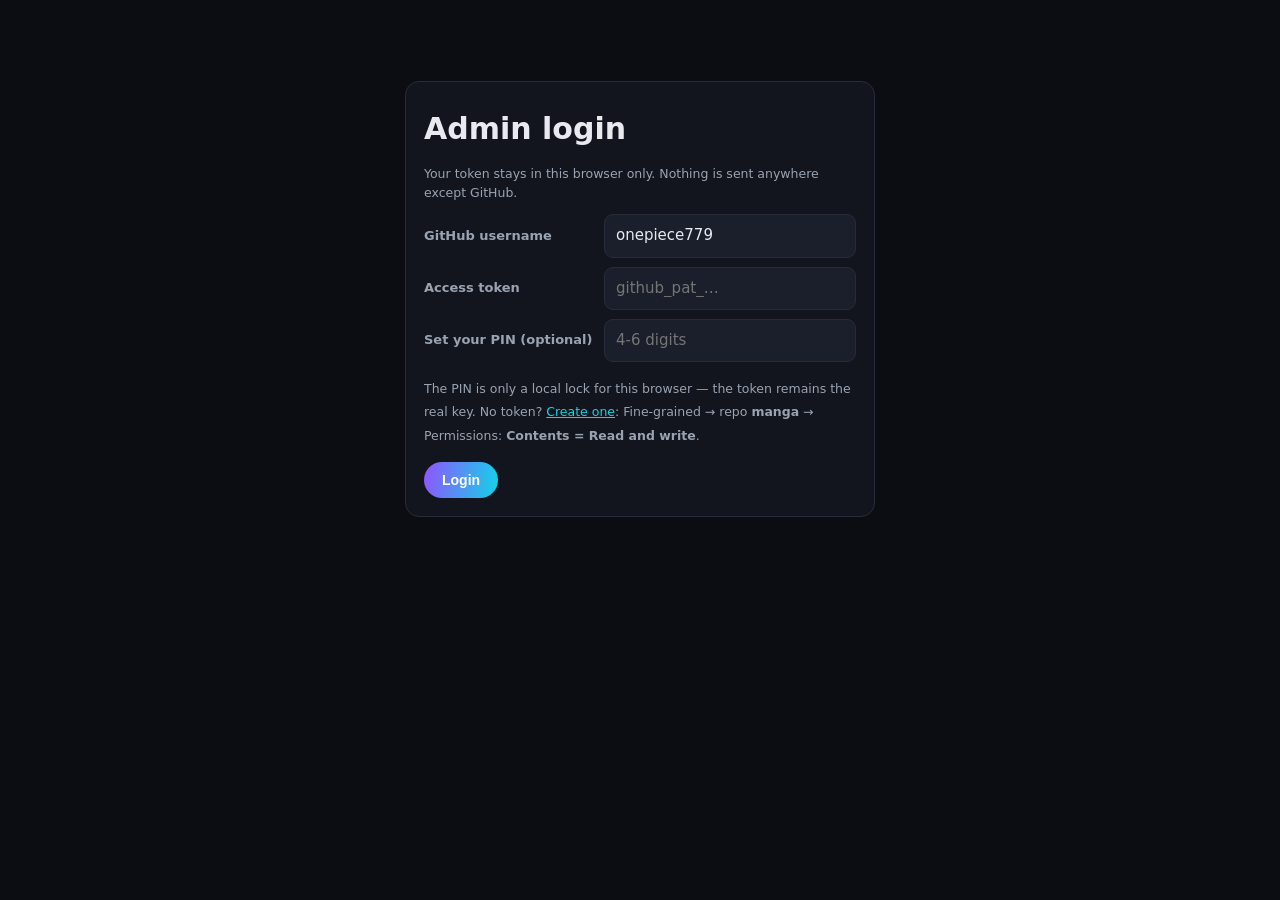
<file: admin/admin/index.html>
<!DOCTYPE html>
<html lang="en">
<head>
<meta charset="UTF-8">
<title>Admin moved…</title>
<meta http-equiv="refresh" content="0; url=../">
<script>location.replace("../");</script>
</head>
<body>
<p>The admin panel has moved to <a href="../">/admin/</a>. Redirecting…</p>
</body>
</html>
</file>
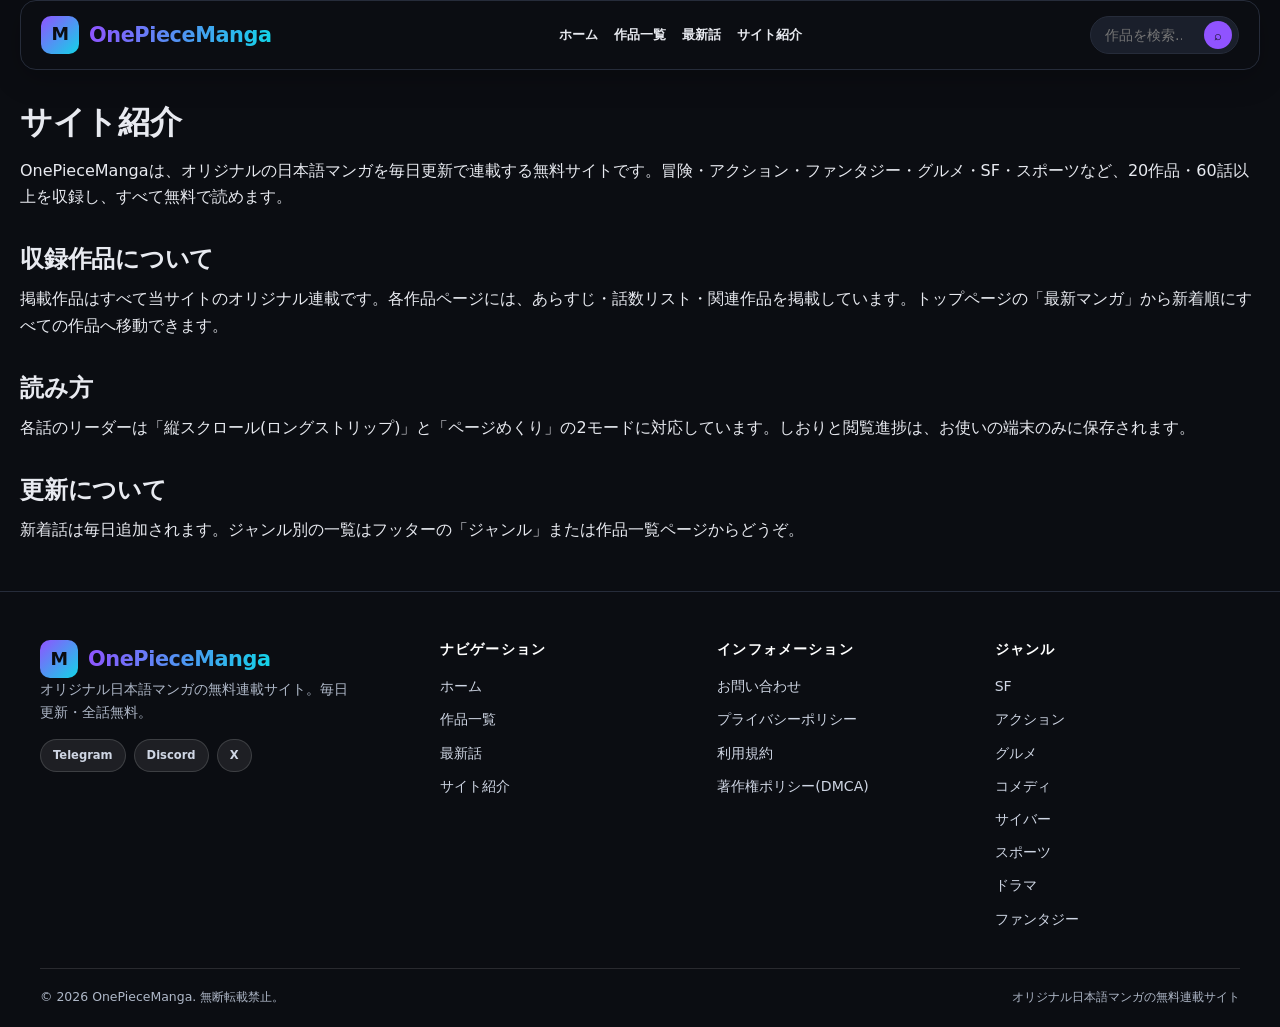
<file: about.html>
<!DOCTYPE html>
<html lang="en">
<head>
<meta charset="UTF-8">
<meta name="viewport" content="width=device-width, initial-scale=1">
<title>サイト紹介 | OnePieceManga</title>
<meta name="description" content="OnePieceMangaのサイト紹介。オリジナル日本語マンガの無料連載サイトです。">
<meta name="keywords" content="onepiecemanga, onepiecemanga.mkm.fan, manga online, read manga free, 漫画 無料, 日本語マンガ, マンガ 無料連載, original japanese manga">
<meta property="og:site_name" content="OnePieceManga">
<meta property="og:type" content="website">
<meta property="og:url" content="https://onepiecemanga.mkm.fan/">
<meta property="og:locale" content="ja_JP">
<meta name="twitter:card" content="summary_large_image">
<link rel="canonical" href="https://onepiecemanga.mkm.fan/">
<link rel="alternate" hreflang="ja" href="https://onepiecemanga.mkm.fan/">
<link rel="alternate" hreflang="x-default" href="https://onepiecemanga.mkm.fan/">
<link rel="stylesheet" href="assets/css/mkm.css">
<link rel="stylesheet" href="assets/css/site.css">
<link rel="icon" href="data:image/svg+xml,<svg xmlns='http://www.w3.org/2000/svg' viewBox='0 0 32 32'><rect width='32' height='32' rx='9' fill='%239053ff'/><text x='16' y='22' font-size='16' text-anchor='middle' fill='%23fff' font-family='system-ui' font-weight='800'>M</text></svg>">
<script type="application/ld+json" id="ld-static">{"@context": "https://schema.org", "@graph": [{"@type": "WebSite", "name": "OnePieceManga", "url": "https://onepiecemanga.mkm.fan/", "inLanguage": "ja", "potentialAction": {"@type": "SearchAction", "target": "https://onepiecemanga.mkm.fan/search.html?s={query}", "query-input": "required name=query"}}, {"@type": "ItemList", "numberOfItems": 20, "itemListElement": [{"@type": "ListItem", "position": 1, "name": "碧海のレクイエム", "url": "https://onepiecemanga.mkm.fan/manga.html?id=hekikai-no-requiem"}, {"@type": "ListItem", "position": 2, "name": "星屑の剣士", "url": "https://onepiecemanga.mkm.fan/manga.html?id=hoshikuzu-no-kenshi"}, {"@type": "ListItem", "position": 3, "name": "月光の料理人", "url": "https://onepiecemanga.mkm.fan/manga.html?id=gekkou-no-ryounin"}, {"@type": "ListItem", "position": 4, "name": "東京魔導学園", "url": "https://onepiecemanga.mkm.fan/manga.html?id=tokyo-madou-gakuen"}, {"@type": "ListItem", "position": 5, "name": "忍びの雫", "url": "https://onepiecemanga.mkm.fan/manga.html?id=shinobi-no-shizuku"}, {"@type": "ListItem", "position": 6, "name": "からくりの神々", "url": "https://onepiecemanga.mkm.fan/manga.html?id=karakuri-no-kamigami"}, {"@type": "ListItem", "position": 7, "name": "野球少年ハル", "url": "https://onepiecemanga.mkm.fan/manga.html?id=yakyu-shonen-haru"}, {"@type": "ListItem", "position": 8, "name": "深海郵便局", "url": "https://onepiecemanga.mkm.fan/manga.html?id=shinkai-yubinkyoku"}, {"@type": "ListItem", "position": 9, "name": "彼岸花の庭", "url": "https://onepiecemanga.mkm.fan/manga.html?id=higanbana-no-niwa"}, {"@type": "ListItem", "position": 10, "name": "ラーメン大将", "url": "https://onepiecemanga.mkm.fan/manga.html?id=ramen-taisho"}, {"@type": "ListItem", "position": 11, "name": "宇宙漁師ゲン", "url": "https://onepiecemanga.mkm.fan/manga.html?id=uchu-ryoshi-gen"}, {"@type": "ListItem", "position": 12, "name": "魔法使いの猫カフェ", "url": "https://onepiecemanga.mkm.fan/manga.html?id=mahoutsukai-no-neko-cafe"}, {"@type": "ListItem", "position": 13, "name": "剣聖の弟子", "url": "https://onepiecemanga.mkm.fan/manga.html?id=kensei-no-deshi"}, {"@type": "ListItem", "position": 14, "name": "雨の日の勇者", "url": "https://onepiecemanga.mkm.fan/manga.html?id=ame-no-hi-no-yusha"}, {"@type": "ListItem", "position": 15, "name": "百鬼夜行レコード", "url": "https://onepiecemanga.mkm.fan/manga.html?id=hyakki-yako-records"}, {"@type": "ListItem", "position": 16, "name": "盤上のステラ", "url": "https://onepiecemanga.mkm.fan/manga.html?id=banjo-no-stella"}, {"@type": "ListItem", "position": 17, "name": "竜咲く丘の牧場", "url": "https://onepiecemanga.mkm.fan/manga.html?id=ryu-saku-oka-no-bokujou"}, {"@type": "ListItem", "position": 18, "name": "電脳侍 KAGURA", "url": "https://onepiecemanga.mkm.fan/manga.html?id=dennou-samurai-kagura"}, {"@type": "ListItem", "position": 19, "name": "白雪消防団", "url": "https://onepiecemanga.mkm.fan/manga.html?id=shirayuki-shobodan"}, {"@type": "ListItem", "position": 20, "name": "峠のドリフト王", "url": "https://onepiecemanga.mkm.fan/manga.html?id=toge-no-drift-o"}]}]}</script>
</head>
<body data-page="static" id="mkm-top">
<a class="mkm-skip-link" href="#content">コンテンツへ移動</a>

<header class="mkm-header is-sticky">
  <div class="mkm-container mkm-header-inner">
    <div class="mkm-brand">
      <a class="mkm-logo" href="index.html" aria-label="ホーム">
        <span class="mkm-logo-mark">M</span>
        <span class="mkm-logo-text">OnePieceManga</span>
      </a>
    </div>
    <nav class="mkm-nav" aria-label="Primary menu">
      <ul class="mkm-menu">
        <li><a href="index.html">ホーム</a></li>
        <li><a href="search.html">作品一覧</a></li>
        <li><a href="index.html#latest">最新話</a></li>
        <li><a href="index.html#feature">サイト紹介</a></li>
      </ul>
    </nav>
    <div class="mkm-header-actions">
      <form class="mkm-search" role="search" action="search.html" method="get">
        <input type="search" name="s" placeholder="作品を検索…" aria-label="作品を検索">
        <button type="submit" aria-label="検索">⌕</button>
      </form>
      <button type="button" class="mkm-menu-toggle" aria-expanded="false" aria-controls="mkm-mobile-menu">
        <span class="mkm-menu-toggle-icon" aria-hidden="true"></span><span class="mkm-menu-toggle-label">メニュー</span>
      </button>
    </div>
  </div>
  <div class="mkm-mobile-menu" id="mkm-mobile-menu"><div class="mkm-container">
    <ul class="mkm-mobile-nav">
      <li><a href="index.html">ホーム</a></li>
      <li><a href="search.html">作品一覧</a></li>
      <li><a href="index.html#latest">最新話</a></li>
      <li><a href="index.html#feature">サイト紹介</a></li>
    </ul>
    <form class="mkm-search" role="search" action="search.html" method="get">
      <input type="search" name="s" placeholder="作品を検索…" aria-label="作品を検索">
      <button type="submit" aria-label="検索">⌕</button>
    </form>
  </div></div>
</header>
<div data-ad="header"></div>
<main id="content" class="mkm-main">
<div class="mkm-container mkm-page mkm-entry-content">
<h1>サイト紹介</h1>
<p>OnePieceMangaは、オリジナルの日本語マンガを毎日更新で連載する無料サイトです。冒険・アクション・ファンタジー・グルメ・SF・スポーツなど、20作品・60話以上を収録し、すべて無料で読めます。</p>
<h2>収録作品について</h2>
<p>掲載作品はすべて当サイトのオリジナル連載です。各作品ページには、あらすじ・話数リスト・関連作品を掲載しています。トップページの「最新マンガ」から新着順にすべての作品へ移動できます。</p>
<h2>読み方</h2>
<p>各話のリーダーは「縦スクロール(ロングストリップ)」と「ページめくり」の2モードに対応しています。しおりと閲覧進捗は、お使いの端末のみに保存されます。</p>
<h2>更新について</h2>
<p>新着話は毎日追加されます。ジャンル別の一覧はフッターの「ジャンル」または作品一覧ページからどうぞ。</p>
</div>
</main>
<div data-ad="footer"></div>
<footer class="mkm-footer">
  <div class="mkm-container">
    <div class="mkm-footer-grid has-four">
      <div class="mkm-footer-brand">
        <a class="mkm-footer-logo" href="index.html"><span class="mkm-logo-mark">M</span><span class="mkm-logo-text">OnePieceManga</span></a>
        <p class="mkm-footer-about"></p>
        <div class="mkm-social"></div>
      </div>
      <div class="mkm-footer-col"><h3>ナビゲーション</h3>
        <ul class="mkm-footer-menu">
          <li><a href="index.html">ホーム</a></li>
          <li><a href="search.html">作品一覧</a></li>
          <li><a href="index.html#latest">最新話</a></li>
          <li><a href="about.html">サイト紹介</a></li>
        </ul>
      </div>
      <div class="mkm-footer-col"><h3>インフォメーション</h3>
        <ul class="mkm-footer-menu">
          <li><a href="contact.html">お問い合わせ</a></li>
          <li><a href="privacy.html">プライバシーポリシー</a></li>
          <li><a href="terms.html">利用規約</a></li>
          <li><a href="dmca.html">著作権ポリシー(DMCA)</a></li>
        </ul>
      </div>
      <div class="mkm-footer-col"><h3>ジャンル</h3>
        <ul class="mkm-footer-menu mkm-footer-genres"></ul>
      </div>
    </div>
    <div class="mkm-footer-bottom">
      <p>© <span data-year></span> OnePieceManga. 無断転載禁止。</p>
      <p>オリジナル日本語マンガの無料連載サイト</p>
    </div>
  </div>
</footer>
<button type="button" class="mkm-back-to-top" aria-label="Back to top">↑</button>

<script src="assets/js/app.js?v=6"></script>
<script src="assets/js/mkm-theme-main.js"></script>
</body>
</html>
</file>
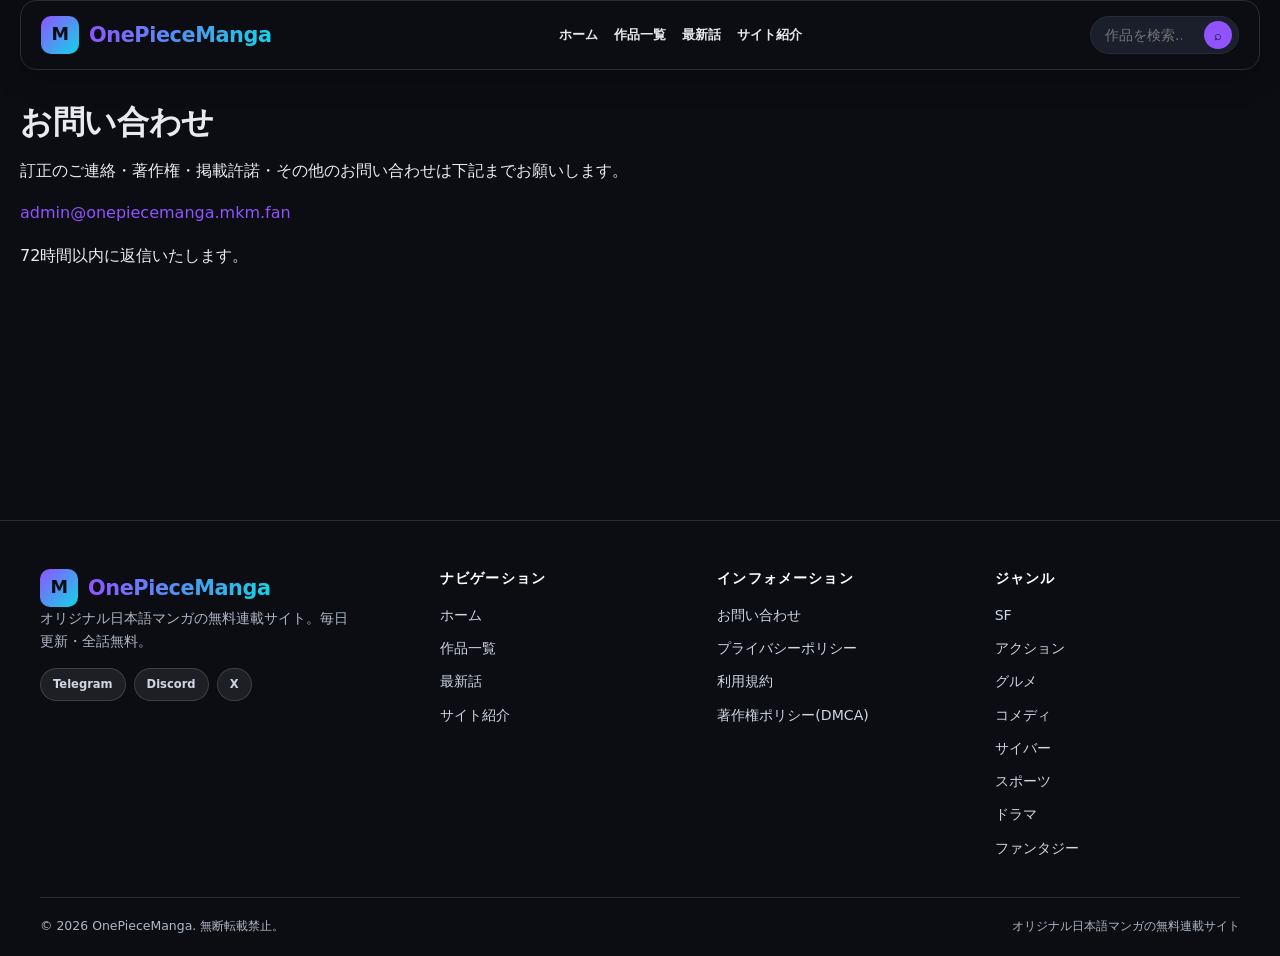
<file: contact.html>
<!DOCTYPE html>
<html lang="en">
<head>
<meta charset="UTF-8">
<meta name="viewport" content="width=device-width, initial-scale=1">
<title>お問い合わせ | OnePieceManga</title>
<meta name="description" content="OnePieceMangaへのお問い合わせ窓口。">
<meta name="keywords" content="onepiecemanga, onepiecemanga.mkm.fan, manga online, read manga free, 漫画 無料, 日本語マンガ, マンガ 無料連載, original japanese manga">
<meta property="og:site_name" content="OnePieceManga">
<meta property="og:type" content="website">
<meta property="og:url" content="https://onepiecemanga.mkm.fan/">
<meta property="og:locale" content="ja_JP">
<meta name="twitter:card" content="summary_large_image">
<link rel="canonical" href="https://onepiecemanga.mkm.fan/">
<link rel="alternate" hreflang="ja" href="https://onepiecemanga.mkm.fan/">
<link rel="alternate" hreflang="x-default" href="https://onepiecemanga.mkm.fan/">
<link rel="stylesheet" href="assets/css/mkm.css">
<link rel="stylesheet" href="assets/css/site.css">
<link rel="icon" href="data:image/svg+xml,<svg xmlns='http://www.w3.org/2000/svg' viewBox='0 0 32 32'><rect width='32' height='32' rx='9' fill='%239053ff'/><text x='16' y='22' font-size='16' text-anchor='middle' fill='%23fff' font-family='system-ui' font-weight='800'>M</text></svg>">
<script type="application/ld+json" id="ld-static">{"@context": "https://schema.org", "@graph": [{"@type": "WebSite", "name": "OnePieceManga", "url": "https://onepiecemanga.mkm.fan/", "inLanguage": "ja", "potentialAction": {"@type": "SearchAction", "target": "https://onepiecemanga.mkm.fan/search.html?s={query}", "query-input": "required name=query"}}, {"@type": "ItemList", "numberOfItems": 20, "itemListElement": [{"@type": "ListItem", "position": 1, "name": "碧海のレクイエム", "url": "https://onepiecemanga.mkm.fan/manga.html?id=hekikai-no-requiem"}, {"@type": "ListItem", "position": 2, "name": "星屑の剣士", "url": "https://onepiecemanga.mkm.fan/manga.html?id=hoshikuzu-no-kenshi"}, {"@type": "ListItem", "position": 3, "name": "月光の料理人", "url": "https://onepiecemanga.mkm.fan/manga.html?id=gekkou-no-ryounin"}, {"@type": "ListItem", "position": 4, "name": "東京魔導学園", "url": "https://onepiecemanga.mkm.fan/manga.html?id=tokyo-madou-gakuen"}, {"@type": "ListItem", "position": 5, "name": "忍びの雫", "url": "https://onepiecemanga.mkm.fan/manga.html?id=shinobi-no-shizuku"}, {"@type": "ListItem", "position": 6, "name": "からくりの神々", "url": "https://onepiecemanga.mkm.fan/manga.html?id=karakuri-no-kamigami"}, {"@type": "ListItem", "position": 7, "name": "野球少年ハル", "url": "https://onepiecemanga.mkm.fan/manga.html?id=yakyu-shonen-haru"}, {"@type": "ListItem", "position": 8, "name": "深海郵便局", "url": "https://onepiecemanga.mkm.fan/manga.html?id=shinkai-yubinkyoku"}, {"@type": "ListItem", "position": 9, "name": "彼岸花の庭", "url": "https://onepiecemanga.mkm.fan/manga.html?id=higanbana-no-niwa"}, {"@type": "ListItem", "position": 10, "name": "ラーメン大将", "url": "https://onepiecemanga.mkm.fan/manga.html?id=ramen-taisho"}, {"@type": "ListItem", "position": 11, "name": "宇宙漁師ゲン", "url": "https://onepiecemanga.mkm.fan/manga.html?id=uchu-ryoshi-gen"}, {"@type": "ListItem", "position": 12, "name": "魔法使いの猫カフェ", "url": "https://onepiecemanga.mkm.fan/manga.html?id=mahoutsukai-no-neko-cafe"}, {"@type": "ListItem", "position": 13, "name": "剣聖の弟子", "url": "https://onepiecemanga.mkm.fan/manga.html?id=kensei-no-deshi"}, {"@type": "ListItem", "position": 14, "name": "雨の日の勇者", "url": "https://onepiecemanga.mkm.fan/manga.html?id=ame-no-hi-no-yusha"}, {"@type": "ListItem", "position": 15, "name": "百鬼夜行レコード", "url": "https://onepiecemanga.mkm.fan/manga.html?id=hyakki-yako-records"}, {"@type": "ListItem", "position": 16, "name": "盤上のステラ", "url": "https://onepiecemanga.mkm.fan/manga.html?id=banjo-no-stella"}, {"@type": "ListItem", "position": 17, "name": "竜咲く丘の牧場", "url": "https://onepiecemanga.mkm.fan/manga.html?id=ryu-saku-oka-no-bokujou"}, {"@type": "ListItem", "position": 18, "name": "電脳侍 KAGURA", "url": "https://onepiecemanga.mkm.fan/manga.html?id=dennou-samurai-kagura"}, {"@type": "ListItem", "position": 19, "name": "白雪消防団", "url": "https://onepiecemanga.mkm.fan/manga.html?id=shirayuki-shobodan"}, {"@type": "ListItem", "position": 20, "name": "峠のドリフト王", "url": "https://onepiecemanga.mkm.fan/manga.html?id=toge-no-drift-o"}]}]}</script>
</head>
<body data-page="static" id="mkm-top">
<a class="mkm-skip-link" href="#content">コンテンツへ移動</a>

<header class="mkm-header is-sticky">
  <div class="mkm-container mkm-header-inner">
    <div class="mkm-brand">
      <a class="mkm-logo" href="index.html" aria-label="ホーム">
        <span class="mkm-logo-mark">M</span>
        <span class="mkm-logo-text">OnePieceManga</span>
      </a>
    </div>
    <nav class="mkm-nav" aria-label="Primary menu">
      <ul class="mkm-menu">
        <li><a href="index.html">ホーム</a></li>
        <li><a href="search.html">作品一覧</a></li>
        <li><a href="index.html#latest">最新話</a></li>
        <li><a href="index.html#feature">サイト紹介</a></li>
      </ul>
    </nav>
    <div class="mkm-header-actions">
      <form class="mkm-search" role="search" action="search.html" method="get">
        <input type="search" name="s" placeholder="作品を検索…" aria-label="作品を検索">
        <button type="submit" aria-label="検索">⌕</button>
      </form>
      <button type="button" class="mkm-menu-toggle" aria-expanded="false" aria-controls="mkm-mobile-menu">
        <span class="mkm-menu-toggle-icon" aria-hidden="true"></span><span class="mkm-menu-toggle-label">メニュー</span>
      </button>
    </div>
  </div>
  <div class="mkm-mobile-menu" id="mkm-mobile-menu"><div class="mkm-container">
    <ul class="mkm-mobile-nav">
      <li><a href="index.html">ホーム</a></li>
      <li><a href="search.html">作品一覧</a></li>
      <li><a href="index.html#latest">最新話</a></li>
      <li><a href="index.html#feature">サイト紹介</a></li>
    </ul>
    <form class="mkm-search" role="search" action="search.html" method="get">
      <input type="search" name="s" placeholder="作品を検索…" aria-label="作品を検索">
      <button type="submit" aria-label="検索">⌕</button>
    </form>
  </div></div>
</header>
<div data-ad="header"></div>
<main id="content" class="mkm-main">
<div class="mkm-container mkm-page mkm-entry-content">
<h1>お問い合わせ</h1>
<p>訂正のご連絡・著作権・掲載許諾・その他のお問い合わせは下記までお願いします。</p>
<p><a href="mailto:admin@onepiecemanga.mkm.fan">admin@onepiecemanga.mkm.fan</a></p>
<p>72時間以内に返信いたします。</p>
</div>
</main>
<div data-ad="footer"></div>
<footer class="mkm-footer">
  <div class="mkm-container">
    <div class="mkm-footer-grid has-four">
      <div class="mkm-footer-brand">
        <a class="mkm-footer-logo" href="index.html"><span class="mkm-logo-mark">M</span><span class="mkm-logo-text">OnePieceManga</span></a>
        <p class="mkm-footer-about"></p>
        <div class="mkm-social"></div>
      </div>
      <div class="mkm-footer-col"><h3>ナビゲーション</h3>
        <ul class="mkm-footer-menu">
          <li><a href="index.html">ホーム</a></li>
          <li><a href="search.html">作品一覧</a></li>
          <li><a href="index.html#latest">最新話</a></li>
          <li><a href="about.html">サイト紹介</a></li>
        </ul>
      </div>
      <div class="mkm-footer-col"><h3>インフォメーション</h3>
        <ul class="mkm-footer-menu">
          <li><a href="contact.html">お問い合わせ</a></li>
          <li><a href="privacy.html">プライバシーポリシー</a></li>
          <li><a href="terms.html">利用規約</a></li>
          <li><a href="dmca.html">著作権ポリシー(DMCA)</a></li>
        </ul>
      </div>
      <div class="mkm-footer-col"><h3>ジャンル</h3>
        <ul class="mkm-footer-menu mkm-footer-genres"></ul>
      </div>
    </div>
    <div class="mkm-footer-bottom">
      <p>© <span data-year></span> OnePieceManga. 無断転載禁止。</p>
      <p>オリジナル日本語マンガの無料連載サイト</p>
    </div>
  </div>
</footer>
<button type="button" class="mkm-back-to-top" aria-label="Back to top">↑</button>

<script src="assets/js/app.js?v=6"></script>
<script src="assets/js/mkm-theme-main.js"></script>
</body>
</html>
</file>
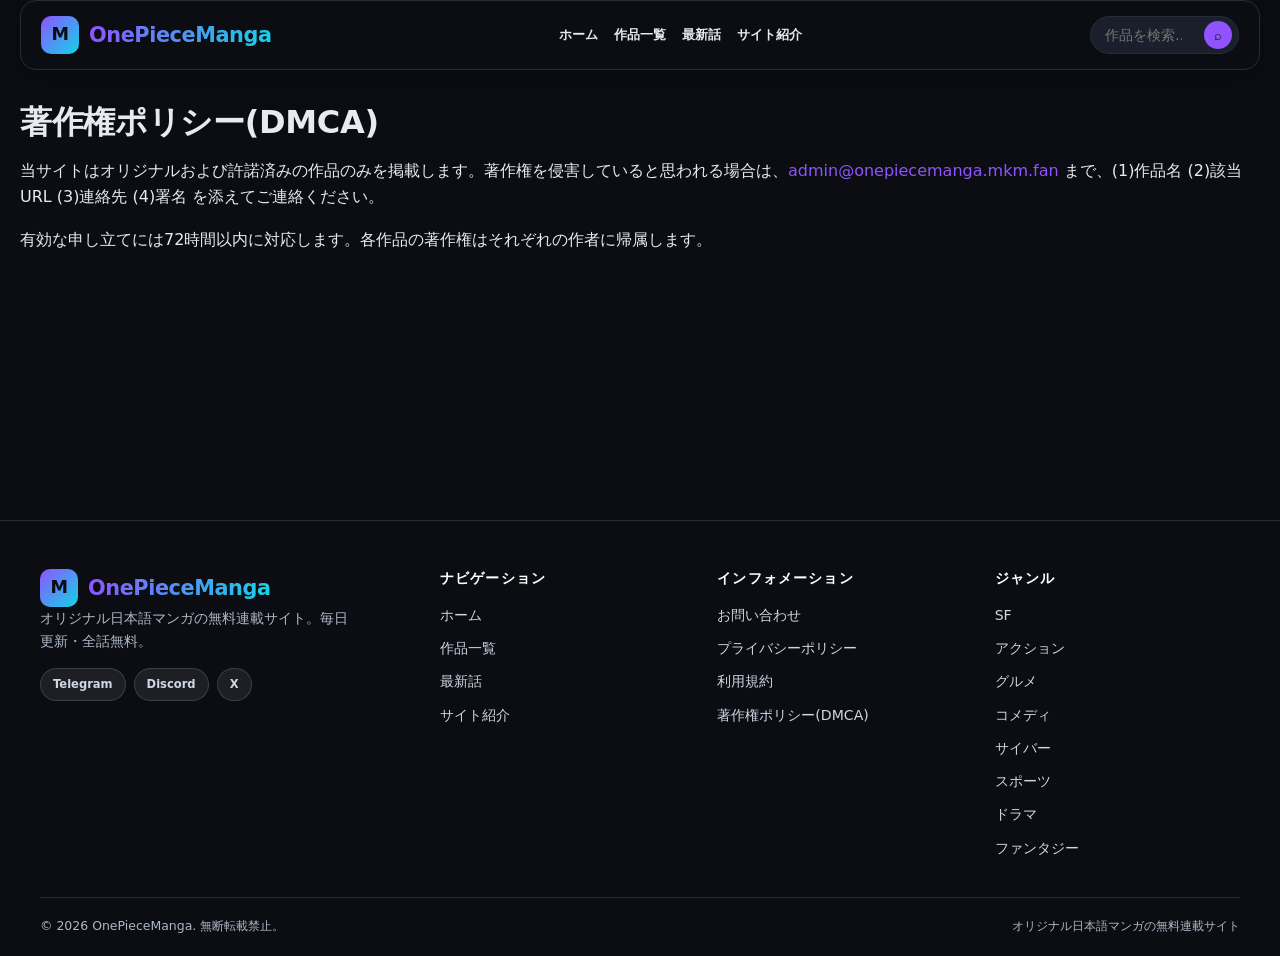
<file: dmca.html>
<!DOCTYPE html>
<html lang="en">
<head>
<meta charset="UTF-8">
<meta name="viewport" content="width=device-width, initial-scale=1">
<title>著作権ポリシー(DMCA) | OnePieceManga</title>
<meta name="description" content="OnePieceMangaの著作権ポリシー(DMCA)。">
<meta name="keywords" content="onepiecemanga, onepiecemanga.mkm.fan, manga online, read manga free, 漫画 無料, 日本語マンガ, マンガ 無料連載, original japanese manga">
<meta property="og:site_name" content="OnePieceManga">
<meta property="og:type" content="website">
<meta property="og:url" content="https://onepiecemanga.mkm.fan/">
<meta property="og:locale" content="ja_JP">
<meta name="twitter:card" content="summary_large_image">
<link rel="canonical" href="https://onepiecemanga.mkm.fan/">
<link rel="alternate" hreflang="ja" href="https://onepiecemanga.mkm.fan/">
<link rel="alternate" hreflang="x-default" href="https://onepiecemanga.mkm.fan/">
<link rel="stylesheet" href="assets/css/mkm.css">
<link rel="stylesheet" href="assets/css/site.css">
<link rel="icon" href="data:image/svg+xml,<svg xmlns='http://www.w3.org/2000/svg' viewBox='0 0 32 32'><rect width='32' height='32' rx='9' fill='%239053ff'/><text x='16' y='22' font-size='16' text-anchor='middle' fill='%23fff' font-family='system-ui' font-weight='800'>M</text></svg>">
<script type="application/ld+json" id="ld-static">{"@context": "https://schema.org", "@graph": [{"@type": "WebSite", "name": "OnePieceManga", "url": "https://onepiecemanga.mkm.fan/", "inLanguage": "ja", "potentialAction": {"@type": "SearchAction", "target": "https://onepiecemanga.mkm.fan/search.html?s={query}", "query-input": "required name=query"}}, {"@type": "ItemList", "numberOfItems": 20, "itemListElement": [{"@type": "ListItem", "position": 1, "name": "碧海のレクイエム", "url": "https://onepiecemanga.mkm.fan/manga.html?id=hekikai-no-requiem"}, {"@type": "ListItem", "position": 2, "name": "星屑の剣士", "url": "https://onepiecemanga.mkm.fan/manga.html?id=hoshikuzu-no-kenshi"}, {"@type": "ListItem", "position": 3, "name": "月光の料理人", "url": "https://onepiecemanga.mkm.fan/manga.html?id=gekkou-no-ryounin"}, {"@type": "ListItem", "position": 4, "name": "東京魔導学園", "url": "https://onepiecemanga.mkm.fan/manga.html?id=tokyo-madou-gakuen"}, {"@type": "ListItem", "position": 5, "name": "忍びの雫", "url": "https://onepiecemanga.mkm.fan/manga.html?id=shinobi-no-shizuku"}, {"@type": "ListItem", "position": 6, "name": "からくりの神々", "url": "https://onepiecemanga.mkm.fan/manga.html?id=karakuri-no-kamigami"}, {"@type": "ListItem", "position": 7, "name": "野球少年ハル", "url": "https://onepiecemanga.mkm.fan/manga.html?id=yakyu-shonen-haru"}, {"@type": "ListItem", "position": 8, "name": "深海郵便局", "url": "https://onepiecemanga.mkm.fan/manga.html?id=shinkai-yubinkyoku"}, {"@type": "ListItem", "position": 9, "name": "彼岸花の庭", "url": "https://onepiecemanga.mkm.fan/manga.html?id=higanbana-no-niwa"}, {"@type": "ListItem", "position": 10, "name": "ラーメン大将", "url": "https://onepiecemanga.mkm.fan/manga.html?id=ramen-taisho"}, {"@type": "ListItem", "position": 11, "name": "宇宙漁師ゲン", "url": "https://onepiecemanga.mkm.fan/manga.html?id=uchu-ryoshi-gen"}, {"@type": "ListItem", "position": 12, "name": "魔法使いの猫カフェ", "url": "https://onepiecemanga.mkm.fan/manga.html?id=mahoutsukai-no-neko-cafe"}, {"@type": "ListItem", "position": 13, "name": "剣聖の弟子", "url": "https://onepiecemanga.mkm.fan/manga.html?id=kensei-no-deshi"}, {"@type": "ListItem", "position": 14, "name": "雨の日の勇者", "url": "https://onepiecemanga.mkm.fan/manga.html?id=ame-no-hi-no-yusha"}, {"@type": "ListItem", "position": 15, "name": "百鬼夜行レコード", "url": "https://onepiecemanga.mkm.fan/manga.html?id=hyakki-yako-records"}, {"@type": "ListItem", "position": 16, "name": "盤上のステラ", "url": "https://onepiecemanga.mkm.fan/manga.html?id=banjo-no-stella"}, {"@type": "ListItem", "position": 17, "name": "竜咲く丘の牧場", "url": "https://onepiecemanga.mkm.fan/manga.html?id=ryu-saku-oka-no-bokujou"}, {"@type": "ListItem", "position": 18, "name": "電脳侍 KAGURA", "url": "https://onepiecemanga.mkm.fan/manga.html?id=dennou-samurai-kagura"}, {"@type": "ListItem", "position": 19, "name": "白雪消防団", "url": "https://onepiecemanga.mkm.fan/manga.html?id=shirayuki-shobodan"}, {"@type": "ListItem", "position": 20, "name": "峠のドリフト王", "url": "https://onepiecemanga.mkm.fan/manga.html?id=toge-no-drift-o"}]}]}</script>
</head>
<body data-page="static" id="mkm-top">
<a class="mkm-skip-link" href="#content">コンテンツへ移動</a>

<header class="mkm-header is-sticky">
  <div class="mkm-container mkm-header-inner">
    <div class="mkm-brand">
      <a class="mkm-logo" href="index.html" aria-label="ホーム">
        <span class="mkm-logo-mark">M</span>
        <span class="mkm-logo-text">OnePieceManga</span>
      </a>
    </div>
    <nav class="mkm-nav" aria-label="Primary menu">
      <ul class="mkm-menu">
        <li><a href="index.html">ホーム</a></li>
        <li><a href="search.html">作品一覧</a></li>
        <li><a href="index.html#latest">最新話</a></li>
        <li><a href="index.html#feature">サイト紹介</a></li>
      </ul>
    </nav>
    <div class="mkm-header-actions">
      <form class="mkm-search" role="search" action="search.html" method="get">
        <input type="search" name="s" placeholder="作品を検索…" aria-label="作品を検索">
        <button type="submit" aria-label="検索">⌕</button>
      </form>
      <button type="button" class="mkm-menu-toggle" aria-expanded="false" aria-controls="mkm-mobile-menu">
        <span class="mkm-menu-toggle-icon" aria-hidden="true"></span><span class="mkm-menu-toggle-label">メニュー</span>
      </button>
    </div>
  </div>
  <div class="mkm-mobile-menu" id="mkm-mobile-menu"><div class="mkm-container">
    <ul class="mkm-mobile-nav">
      <li><a href="index.html">ホーム</a></li>
      <li><a href="search.html">作品一覧</a></li>
      <li><a href="index.html#latest">最新話</a></li>
      <li><a href="index.html#feature">サイト紹介</a></li>
    </ul>
    <form class="mkm-search" role="search" action="search.html" method="get">
      <input type="search" name="s" placeholder="作品を検索…" aria-label="作品を検索">
      <button type="submit" aria-label="検索">⌕</button>
    </form>
  </div></div>
</header>
<div data-ad="header"></div>
<main id="content" class="mkm-main">
<div class="mkm-container mkm-page mkm-entry-content">
<h1>著作権ポリシー(DMCA)</h1>
<p>当サイトはオリジナルおよび許諾済みの作品のみを掲載します。著作権を侵害していると思われる場合は、<a href="mailto:admin@onepiecemanga.mkm.fan">admin@onepiecemanga.mkm.fan</a> まで、(1)作品名 (2)該当URL (3)連絡先 (4)署名 を添えてご連絡ください。</p>
<p>有効な申し立てには72時間以内に対応します。各作品の著作権はそれぞれの作者に帰属します。</p>
</div>
</main>
<div data-ad="footer"></div>
<footer class="mkm-footer">
  <div class="mkm-container">
    <div class="mkm-footer-grid has-four">
      <div class="mkm-footer-brand">
        <a class="mkm-footer-logo" href="index.html"><span class="mkm-logo-mark">M</span><span class="mkm-logo-text">OnePieceManga</span></a>
        <p class="mkm-footer-about"></p>
        <div class="mkm-social"></div>
      </div>
      <div class="mkm-footer-col"><h3>ナビゲーション</h3>
        <ul class="mkm-footer-menu">
          <li><a href="index.html">ホーム</a></li>
          <li><a href="search.html">作品一覧</a></li>
          <li><a href="index.html#latest">最新話</a></li>
          <li><a href="about.html">サイト紹介</a></li>
        </ul>
      </div>
      <div class="mkm-footer-col"><h3>インフォメーション</h3>
        <ul class="mkm-footer-menu">
          <li><a href="contact.html">お問い合わせ</a></li>
          <li><a href="privacy.html">プライバシーポリシー</a></li>
          <li><a href="terms.html">利用規約</a></li>
          <li><a href="dmca.html">著作権ポリシー(DMCA)</a></li>
        </ul>
      </div>
      <div class="mkm-footer-col"><h3>ジャンル</h3>
        <ul class="mkm-footer-menu mkm-footer-genres"></ul>
      </div>
    </div>
    <div class="mkm-footer-bottom">
      <p>© <span data-year></span> OnePieceManga. 無断転載禁止。</p>
      <p>オリジナル日本語マンガの無料連載サイト</p>
    </div>
  </div>
</footer>
<button type="button" class="mkm-back-to-top" aria-label="Back to top">↑</button>

<script src="assets/js/app.js?v=6"></script>
<script src="assets/js/mkm-theme-main.js"></script>
</body>
</html>
</file>
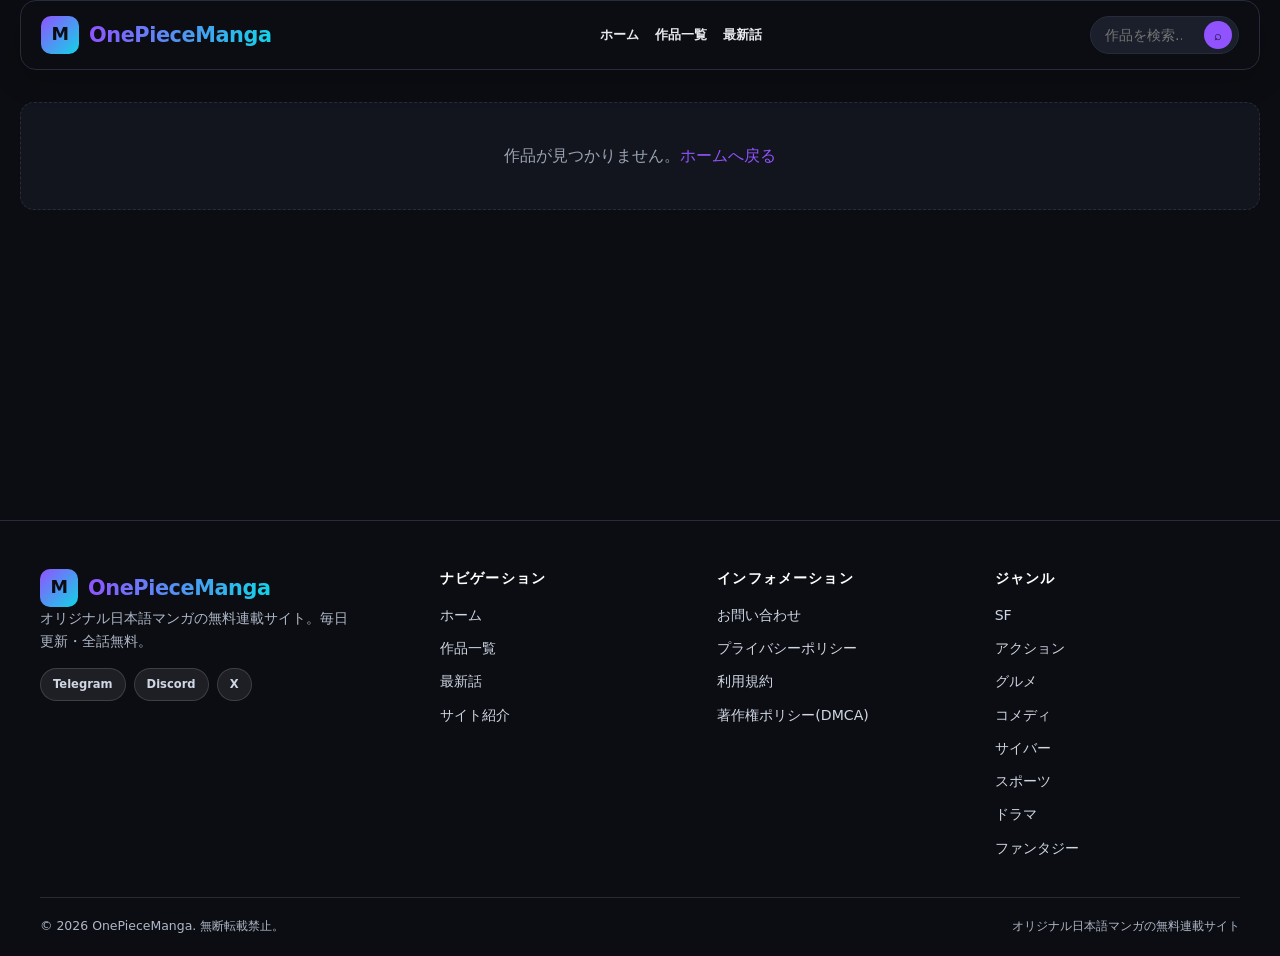
<file: manga.html>
<!DOCTYPE html>
<html lang="en">
<head>
<meta charset="UTF-8">
<meta name="viewport" content="width=device-width, initial-scale=1">
<title>作品詳細 | OnePieceManga</title>
<link rel="stylesheet" href="assets/css/mkm.css">
<link rel="stylesheet" href="assets/css/site.css">
</head>
<body data-page="manga" id="mkm-top">
<a class="mkm-skip-link" href="#content">コンテンツへ移動</a>

<header class="mkm-header is-sticky">
  <div class="mkm-container mkm-header-inner">
    <div class="mkm-brand">
      <a class="mkm-logo" href="index.html" aria-label="ホーム"><span class="mkm-logo-mark">M</span><span class="mkm-logo-text">OnePieceManga</span></a>
    </div>
    <nav class="mkm-nav" aria-label="Primary menu">
      <ul class="mkm-menu">
        <li><a href="index.html">ホーム</a></li>
        <li><a href="search.html">作品一覧</a></li>
        <li><a href="index.html#latest">最新話</a></li>
      </ul>
    </nav>
    <div class="mkm-header-actions">
      <form class="mkm-search" role="search" action="search.html" method="get">
        <input type="search" name="s" placeholder="作品を検索…" aria-label="作品を検索">
        <button type="submit" aria-label="検索">⌕</button>
      </form>
      <button type="button" class="mkm-menu-toggle" aria-expanded="false" aria-controls="mkm-mobile-menu">
        <span class="mkm-menu-toggle-icon" aria-hidden="true"></span><span class="mkm-menu-toggle-label">メニュー</span>
      </button>
    </div>
  </div>
  <div class="mkm-mobile-menu" id="mkm-mobile-menu"><div class="mkm-container">
    <ul class="mkm-mobile-nav">
      <li><a href="index.html">ホーム</a></li>
      <li><a href="search.html">作品一覧</a></li>
      <li><a href="index.html#latest">最新話</a></li>
    </ul>
    <form class="mkm-search" role="search" action="search.html" method="get">
      <input type="search" name="s" placeholder="作品を検索…" aria-label="作品を検索">
      <button type="submit" aria-label="検索">⌕</button>
    </form>
  </div></div>
</header>
<div data-ad="header"></div>

<main id="content" class="mkm-main">
  <div data-ad="listing"></div>
  <div id="detail"></div>
</main>
<div data-ad="footer"></div>

<footer class="mkm-footer">
  <div class="mkm-container">
    <div class="mkm-footer-grid has-four">
      <div class="mkm-footer-brand">
        <a class="mkm-footer-logo" href="index.html"><span class="mkm-logo-mark">M</span><span class="mkm-logo-text">OnePieceManga</span></a>
        <p class="mkm-footer-about"></p>
        <div class="mkm-social"></div>
      </div>
      <div class="mkm-footer-col"><h3>ナビゲーション</h3>
        <ul class="mkm-footer-menu">
          <li><a href="index.html">ホーム</a></li>
          <li><a href="search.html">作品一覧</a></li>
          <li><a href="index.html#latest">最新話</a></li>
          <li><a href="about.html">サイト紹介</a></li>
        </ul>
      </div>
      <div class="mkm-footer-col"><h3>インフォメーション</h3>
        <ul class="mkm-footer-menu">
          <li><a href="contact.html">お問い合わせ</a></li>
          <li><a href="privacy.html">プライバシーポリシー</a></li>
          <li><a href="terms.html">利用規約</a></li>
          <li><a href="dmca.html">著作権ポリシー(DMCA)</a></li>
        </ul>
      </div>
      <div class="mkm-footer-col"><h3>ジャンル</h3>
        <ul class="mkm-footer-menu mkm-footer-genres"></ul>
      </div>
    </div>
    <div class="mkm-footer-bottom">
      <p>© <span data-year></span> OnePieceManga. 無断転載禁止。</p>
      <p>オリジナル日本語マンガの無料連載サイト</p>
    </div>
  </div>
</footer>
<button type="button" class="mkm-back-to-top" aria-label="Back to top">↑</button>

<script src="assets/js/app.js?v=6"></script>
<script src="assets/js/mkm-theme-main.js"></script>
</body>
</html>
</file>
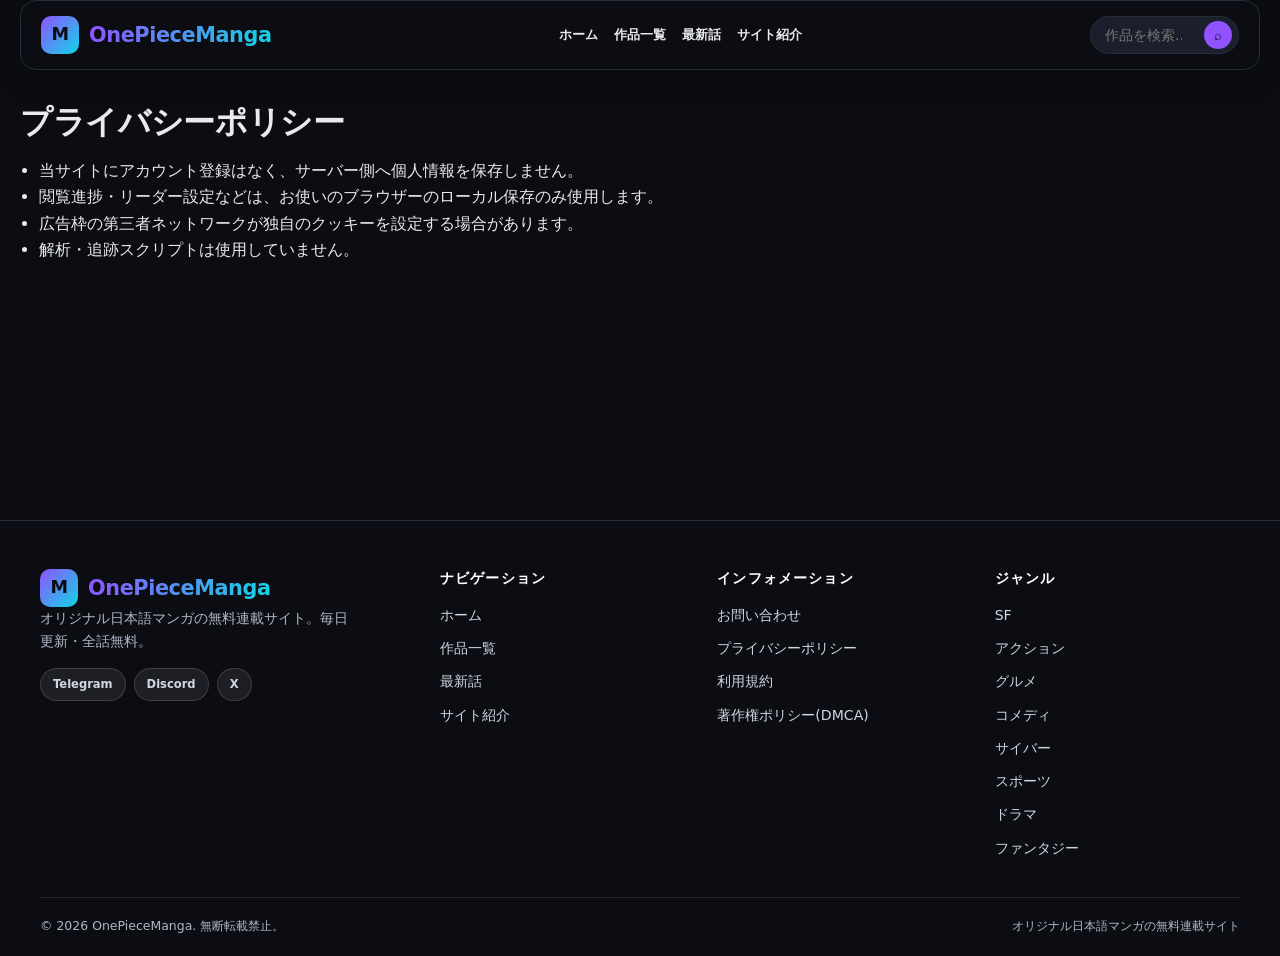
<file: privacy.html>
<!DOCTYPE html>
<html lang="en">
<head>
<meta charset="UTF-8">
<meta name="viewport" content="width=device-width, initial-scale=1">
<title>プライバシーポリシー | OnePieceManga</title>
<meta name="description" content="OnePieceMangaのプライバシーポリシー。">
<meta name="keywords" content="onepiecemanga, onepiecemanga.mkm.fan, manga online, read manga free, 漫画 無料, 日本語マンガ, マンガ 無料連載, original japanese manga">
<meta property="og:site_name" content="OnePieceManga">
<meta property="og:type" content="website">
<meta property="og:url" content="https://onepiecemanga.mkm.fan/">
<meta property="og:locale" content="ja_JP">
<meta name="twitter:card" content="summary_large_image">
<link rel="canonical" href="https://onepiecemanga.mkm.fan/">
<link rel="alternate" hreflang="ja" href="https://onepiecemanga.mkm.fan/">
<link rel="alternate" hreflang="x-default" href="https://onepiecemanga.mkm.fan/">
<link rel="stylesheet" href="assets/css/mkm.css">
<link rel="stylesheet" href="assets/css/site.css">
<link rel="icon" href="data:image/svg+xml,<svg xmlns='http://www.w3.org/2000/svg' viewBox='0 0 32 32'><rect width='32' height='32' rx='9' fill='%239053ff'/><text x='16' y='22' font-size='16' text-anchor='middle' fill='%23fff' font-family='system-ui' font-weight='800'>M</text></svg>">
<script type="application/ld+json" id="ld-static">{"@context": "https://schema.org", "@graph": [{"@type": "WebSite", "name": "OnePieceManga", "url": "https://onepiecemanga.mkm.fan/", "inLanguage": "ja", "potentialAction": {"@type": "SearchAction", "target": "https://onepiecemanga.mkm.fan/search.html?s={query}", "query-input": "required name=query"}}, {"@type": "ItemList", "numberOfItems": 20, "itemListElement": [{"@type": "ListItem", "position": 1, "name": "碧海のレクイエム", "url": "https://onepiecemanga.mkm.fan/manga.html?id=hekikai-no-requiem"}, {"@type": "ListItem", "position": 2, "name": "星屑の剣士", "url": "https://onepiecemanga.mkm.fan/manga.html?id=hoshikuzu-no-kenshi"}, {"@type": "ListItem", "position": 3, "name": "月光の料理人", "url": "https://onepiecemanga.mkm.fan/manga.html?id=gekkou-no-ryounin"}, {"@type": "ListItem", "position": 4, "name": "東京魔導学園", "url": "https://onepiecemanga.mkm.fan/manga.html?id=tokyo-madou-gakuen"}, {"@type": "ListItem", "position": 5, "name": "忍びの雫", "url": "https://onepiecemanga.mkm.fan/manga.html?id=shinobi-no-shizuku"}, {"@type": "ListItem", "position": 6, "name": "からくりの神々", "url": "https://onepiecemanga.mkm.fan/manga.html?id=karakuri-no-kamigami"}, {"@type": "ListItem", "position": 7, "name": "野球少年ハル", "url": "https://onepiecemanga.mkm.fan/manga.html?id=yakyu-shonen-haru"}, {"@type": "ListItem", "position": 8, "name": "深海郵便局", "url": "https://onepiecemanga.mkm.fan/manga.html?id=shinkai-yubinkyoku"}, {"@type": "ListItem", "position": 9, "name": "彼岸花の庭", "url": "https://onepiecemanga.mkm.fan/manga.html?id=higanbana-no-niwa"}, {"@type": "ListItem", "position": 10, "name": "ラーメン大将", "url": "https://onepiecemanga.mkm.fan/manga.html?id=ramen-taisho"}, {"@type": "ListItem", "position": 11, "name": "宇宙漁師ゲン", "url": "https://onepiecemanga.mkm.fan/manga.html?id=uchu-ryoshi-gen"}, {"@type": "ListItem", "position": 12, "name": "魔法使いの猫カフェ", "url": "https://onepiecemanga.mkm.fan/manga.html?id=mahoutsukai-no-neko-cafe"}, {"@type": "ListItem", "position": 13, "name": "剣聖の弟子", "url": "https://onepiecemanga.mkm.fan/manga.html?id=kensei-no-deshi"}, {"@type": "ListItem", "position": 14, "name": "雨の日の勇者", "url": "https://onepiecemanga.mkm.fan/manga.html?id=ame-no-hi-no-yusha"}, {"@type": "ListItem", "position": 15, "name": "百鬼夜行レコード", "url": "https://onepiecemanga.mkm.fan/manga.html?id=hyakki-yako-records"}, {"@type": "ListItem", "position": 16, "name": "盤上のステラ", "url": "https://onepiecemanga.mkm.fan/manga.html?id=banjo-no-stella"}, {"@type": "ListItem", "position": 17, "name": "竜咲く丘の牧場", "url": "https://onepiecemanga.mkm.fan/manga.html?id=ryu-saku-oka-no-bokujou"}, {"@type": "ListItem", "position": 18, "name": "電脳侍 KAGURA", "url": "https://onepiecemanga.mkm.fan/manga.html?id=dennou-samurai-kagura"}, {"@type": "ListItem", "position": 19, "name": "白雪消防団", "url": "https://onepiecemanga.mkm.fan/manga.html?id=shirayuki-shobodan"}, {"@type": "ListItem", "position": 20, "name": "峠のドリフト王", "url": "https://onepiecemanga.mkm.fan/manga.html?id=toge-no-drift-o"}]}]}</script>
</head>
<body data-page="static" id="mkm-top">
<a class="mkm-skip-link" href="#content">コンテンツへ移動</a>

<header class="mkm-header is-sticky">
  <div class="mkm-container mkm-header-inner">
    <div class="mkm-brand">
      <a class="mkm-logo" href="index.html" aria-label="ホーム">
        <span class="mkm-logo-mark">M</span>
        <span class="mkm-logo-text">OnePieceManga</span>
      </a>
    </div>
    <nav class="mkm-nav" aria-label="Primary menu">
      <ul class="mkm-menu">
        <li><a href="index.html">ホーム</a></li>
        <li><a href="search.html">作品一覧</a></li>
        <li><a href="index.html#latest">最新話</a></li>
        <li><a href="index.html#feature">サイト紹介</a></li>
      </ul>
    </nav>
    <div class="mkm-header-actions">
      <form class="mkm-search" role="search" action="search.html" method="get">
        <input type="search" name="s" placeholder="作品を検索…" aria-label="作品を検索">
        <button type="submit" aria-label="検索">⌕</button>
      </form>
      <button type="button" class="mkm-menu-toggle" aria-expanded="false" aria-controls="mkm-mobile-menu">
        <span class="mkm-menu-toggle-icon" aria-hidden="true"></span><span class="mkm-menu-toggle-label">メニュー</span>
      </button>
    </div>
  </div>
  <div class="mkm-mobile-menu" id="mkm-mobile-menu"><div class="mkm-container">
    <ul class="mkm-mobile-nav">
      <li><a href="index.html">ホーム</a></li>
      <li><a href="search.html">作品一覧</a></li>
      <li><a href="index.html#latest">最新話</a></li>
      <li><a href="index.html#feature">サイト紹介</a></li>
    </ul>
    <form class="mkm-search" role="search" action="search.html" method="get">
      <input type="search" name="s" placeholder="作品を検索…" aria-label="作品を検索">
      <button type="submit" aria-label="検索">⌕</button>
    </form>
  </div></div>
</header>
<div data-ad="header"></div>
<main id="content" class="mkm-main">
<div class="mkm-container mkm-page mkm-entry-content">
<h1>プライバシーポリシー</h1>
<ul>
<li>当サイトにアカウント登録はなく、サーバー側へ個人情報を保存しません。</li>
<li>閲覧進捗・リーダー設定などは、お使いのブラウザーのローカル保存のみ使用します。</li>
<li>広告枠の第三者ネットワークが独自のクッキーを設定する場合があります。</li>
<li>解析・追跡スクリプトは使用していません。</li>
</ul>
</div>
</main>
<div data-ad="footer"></div>
<footer class="mkm-footer">
  <div class="mkm-container">
    <div class="mkm-footer-grid has-four">
      <div class="mkm-footer-brand">
        <a class="mkm-footer-logo" href="index.html"><span class="mkm-logo-mark">M</span><span class="mkm-logo-text">OnePieceManga</span></a>
        <p class="mkm-footer-about"></p>
        <div class="mkm-social"></div>
      </div>
      <div class="mkm-footer-col"><h3>ナビゲーション</h3>
        <ul class="mkm-footer-menu">
          <li><a href="index.html">ホーム</a></li>
          <li><a href="search.html">作品一覧</a></li>
          <li><a href="index.html#latest">最新話</a></li>
          <li><a href="about.html">サイト紹介</a></li>
        </ul>
      </div>
      <div class="mkm-footer-col"><h3>インフォメーション</h3>
        <ul class="mkm-footer-menu">
          <li><a href="contact.html">お問い合わせ</a></li>
          <li><a href="privacy.html">プライバシーポリシー</a></li>
          <li><a href="terms.html">利用規約</a></li>
          <li><a href="dmca.html">著作権ポリシー(DMCA)</a></li>
        </ul>
      </div>
      <div class="mkm-footer-col"><h3>ジャンル</h3>
        <ul class="mkm-footer-menu mkm-footer-genres"></ul>
      </div>
    </div>
    <div class="mkm-footer-bottom">
      <p>© <span data-year></span> OnePieceManga. 無断転載禁止。</p>
      <p>オリジナル日本語マンガの無料連載サイト</p>
    </div>
  </div>
</footer>
<button type="button" class="mkm-back-to-top" aria-label="Back to top">↑</button>

<script src="assets/js/app.js?v=6"></script>
<script src="assets/js/mkm-theme-main.js"></script>
</body>
</html>
</file>
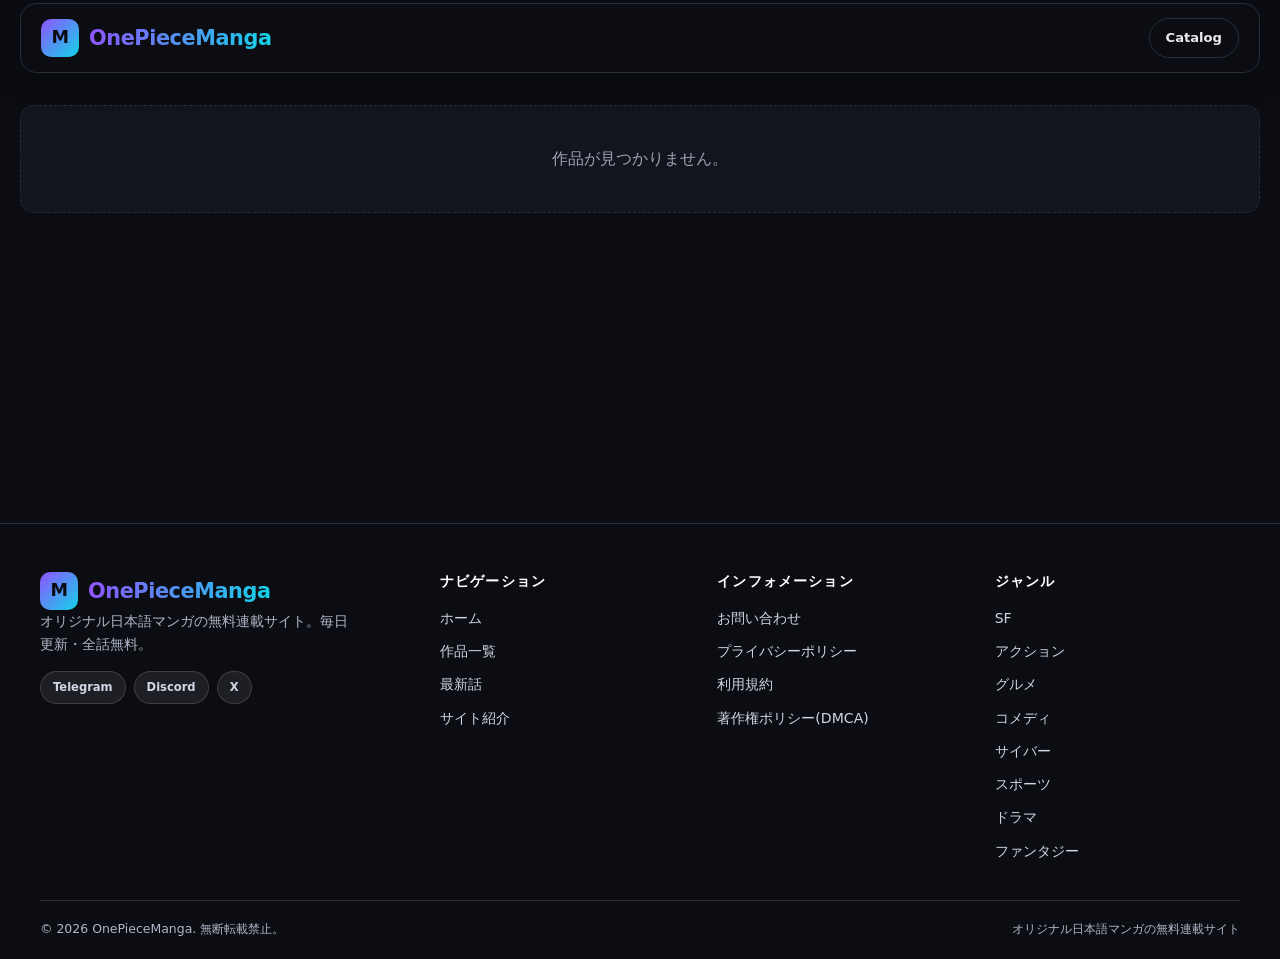
<file: read.html>
<!DOCTYPE html>
<html lang="en">
<head>
<meta charset="UTF-8">
<meta name="viewport" content="width=device-width, initial-scale=1">
<title>マンガを読む | OnePieceManga</title>
<link rel="stylesheet" href="assets/css/mkm.css">
<link rel="stylesheet" href="assets/css/site.css">
</head>
<body data-page="read" class="mkm-reading" id="mkm-top">
<a class="mkm-skip-link" href="#content">コンテンツへ移動</a>

<header class="mkm-header is-sticky">
  <div class="mkm-container mkm-header-inner">
    <div class="mkm-brand">
      <a class="mkm-logo" href="index.html" aria-label="ホーム"><span class="mkm-logo-mark">M</span><span class="mkm-logo-text">OnePieceManga</span></a>
    </div>
    <div class="mkm-header-actions">
      <a class="mkm-btn mkm-btn-sm mkm-btn-ghost" href="index.html">Catalog</a>
      <button type="button" class="mkm-menu-toggle" aria-expanded="false" aria-controls="mkm-mobile-menu">
        <span class="mkm-menu-toggle-icon" aria-hidden="true"></span><span class="mkm-menu-toggle-label">メニュー</span>
      </button>
    </div>
  </div>
  <div class="mkm-mobile-menu" id="mkm-mobile-menu"><div class="mkm-container">
    <ul class="mkm-mobile-nav"><li><a href="index.html">ホーム</a></li><li><a href="search.html">作品一覧</a></li></ul>
  </div></div>
</header>
<div class="mkm-progress"><div class="mkm-progress-bar" id="prog-bar"></div></div>
<div data-ad="header"></div>

<main id="content" class="mkm-main" >
  <div class="mkm-container mkm-page" id="reader-stage">
    <div class="mkm-reader-head">
      <h1 id="r-title">Loading…</h1>
      <div class="mkm-reader-tools">
        <select id="ch-select" aria-label="Chapter"></select>
        <button type="button" id="mode-btn" class="mkm-btn mkm-btn-sm mkm-btn-ghost">Switch: paged</button>
        <button type="button" id="width-btn" class="mkm-btn mkm-btn-sm mkm-btn-ghost">Width: normal</button>
      </div>
    </div>

    <div id="reader-wrap" class="mkm-reader">
      <div class="mkm-reader-images" id="reader-images"></div>
      <div class="mkm-reader-nav">
        <button type="button" id="pg-prev" class="mkm-btn mkm-btn-ghost" hidden>← Page</button>
        <span class="mkm-subtitle" id="p-count" style="align-self:center"></span>
        <button type="button" id="pg-next" class="mkm-btn mkm-btn-ghost" hidden>Page →</button>
      </div>
    </div>

    <div class="mkm-reader-nav">
      <button type="button" id="ch-prev" class="mkm-btn mkm-btn-ghost">← 前の話</button>
      <a class="mkm-btn mkm-btn-sm" id="all-ch" href="index.html">全話一覧</a>
      <button type="button" id="ch-next" class="mkm-btn mkm-btn-ghost">次の話 →</button>
    </div>
  </div>
</main>
<div data-ad="footer"></div>

<footer class="mkm-footer">
  <div class="mkm-container">
    <div class="mkm-footer-grid has-four">
      <div class="mkm-footer-brand">
        <a class="mkm-footer-logo" href="index.html"><span class="mkm-logo-mark">M</span><span class="mkm-logo-text">OnePieceManga</span></a>
        <p class="mkm-footer-about"></p>
        <div class="mkm-social"></div>
      </div>
      <div class="mkm-footer-col"><h3>ナビゲーション</h3>
        <ul class="mkm-footer-menu">
          <li><a href="index.html">ホーム</a></li>
          <li><a href="search.html">作品一覧</a></li>
          <li><a href="index.html#latest">最新話</a></li>
          <li><a href="about.html">サイト紹介</a></li>
        </ul>
      </div>
      <div class="mkm-footer-col"><h3>インフォメーション</h3>
        <ul class="mkm-footer-menu">
          <li><a href="contact.html">お問い合わせ</a></li>
          <li><a href="privacy.html">プライバシーポリシー</a></li>
          <li><a href="terms.html">利用規約</a></li>
          <li><a href="dmca.html">著作権ポリシー(DMCA)</a></li>
        </ul>
      </div>
      <div class="mkm-footer-col"><h3>ジャンル</h3>
        <ul class="mkm-footer-menu mkm-footer-genres"></ul>
      </div>
    </div>
    <div class="mkm-footer-bottom">
      <p>© <span data-year></span> OnePieceManga. 無断転載禁止。</p>
      <p>オリジナル日本語マンガの無料連載サイト</p>
    </div>
  </div>
</footer>
<button type="button" class="mkm-back-to-top" aria-label="Back to top">↑</button>

<script src="assets/js/app.js?v=6"></script>
<script src="assets/js/mkm-theme-main.js"></script>
</body>
</html>
</file>
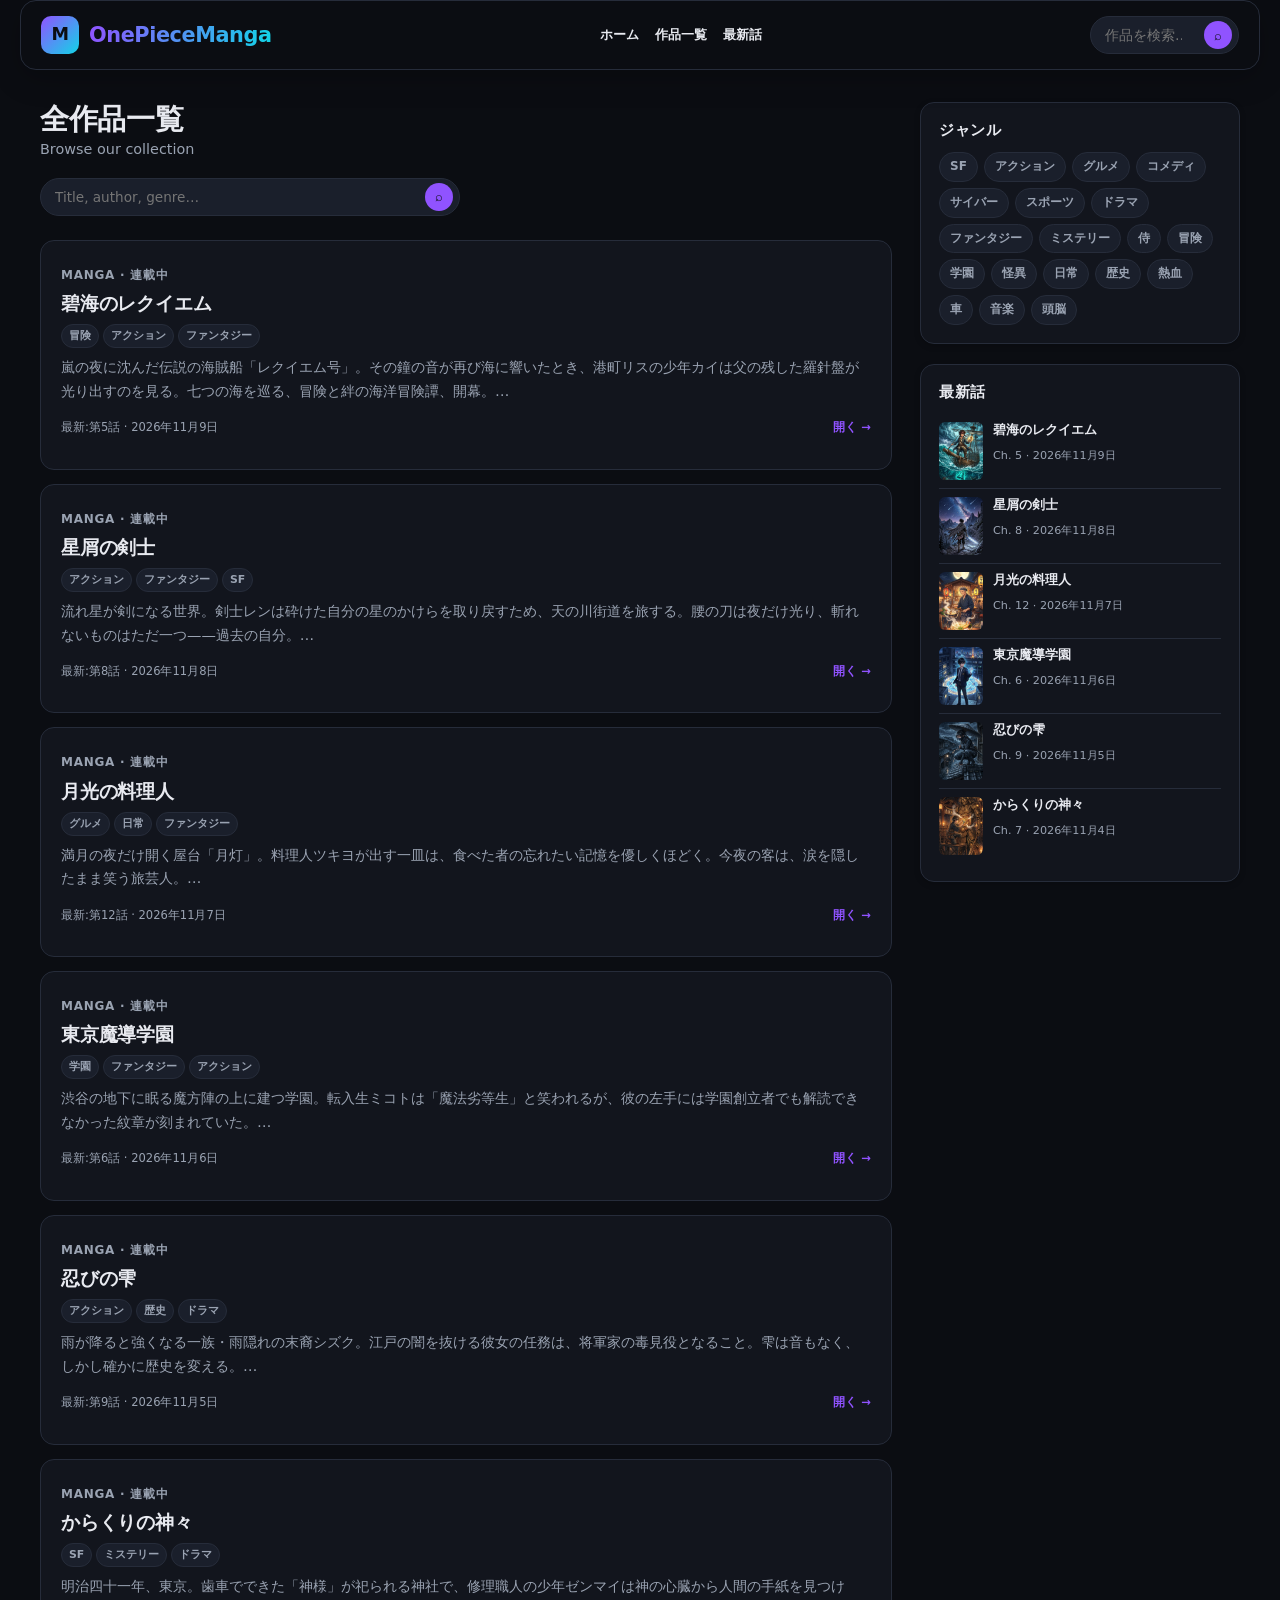
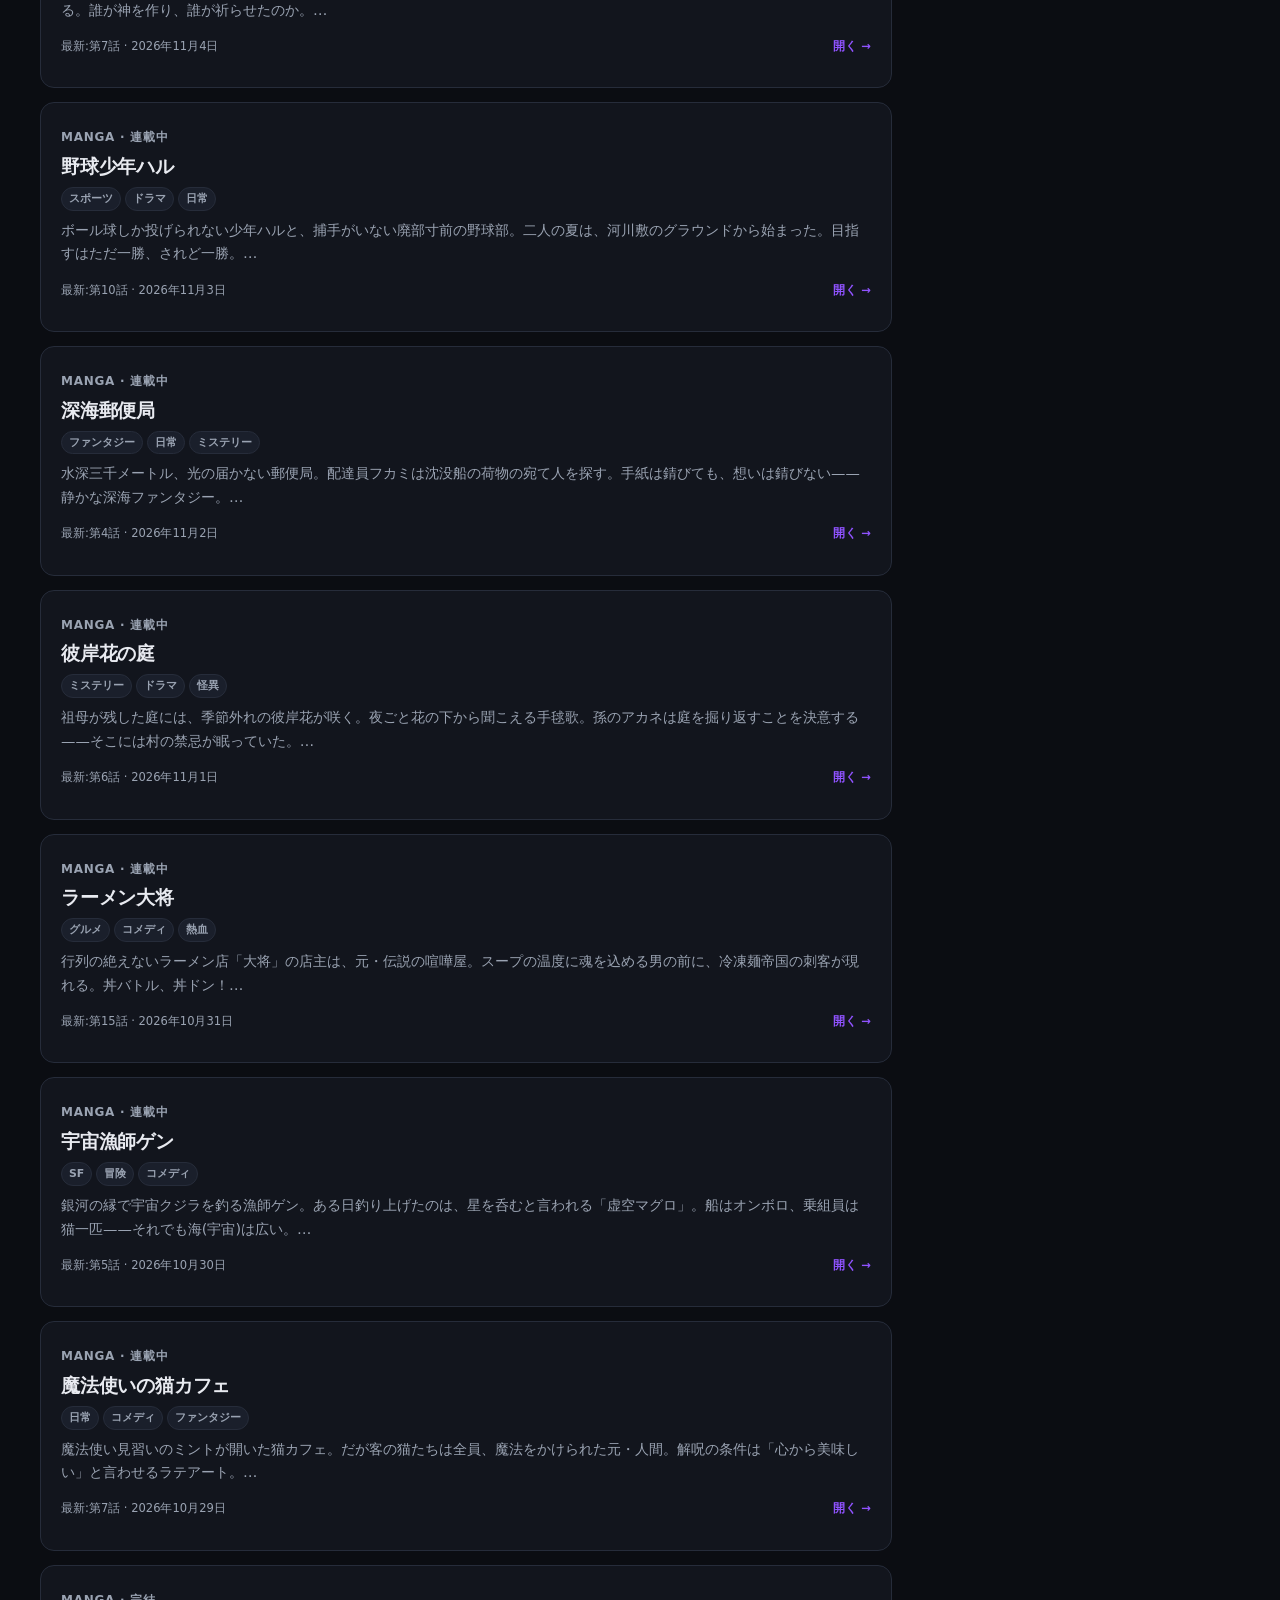
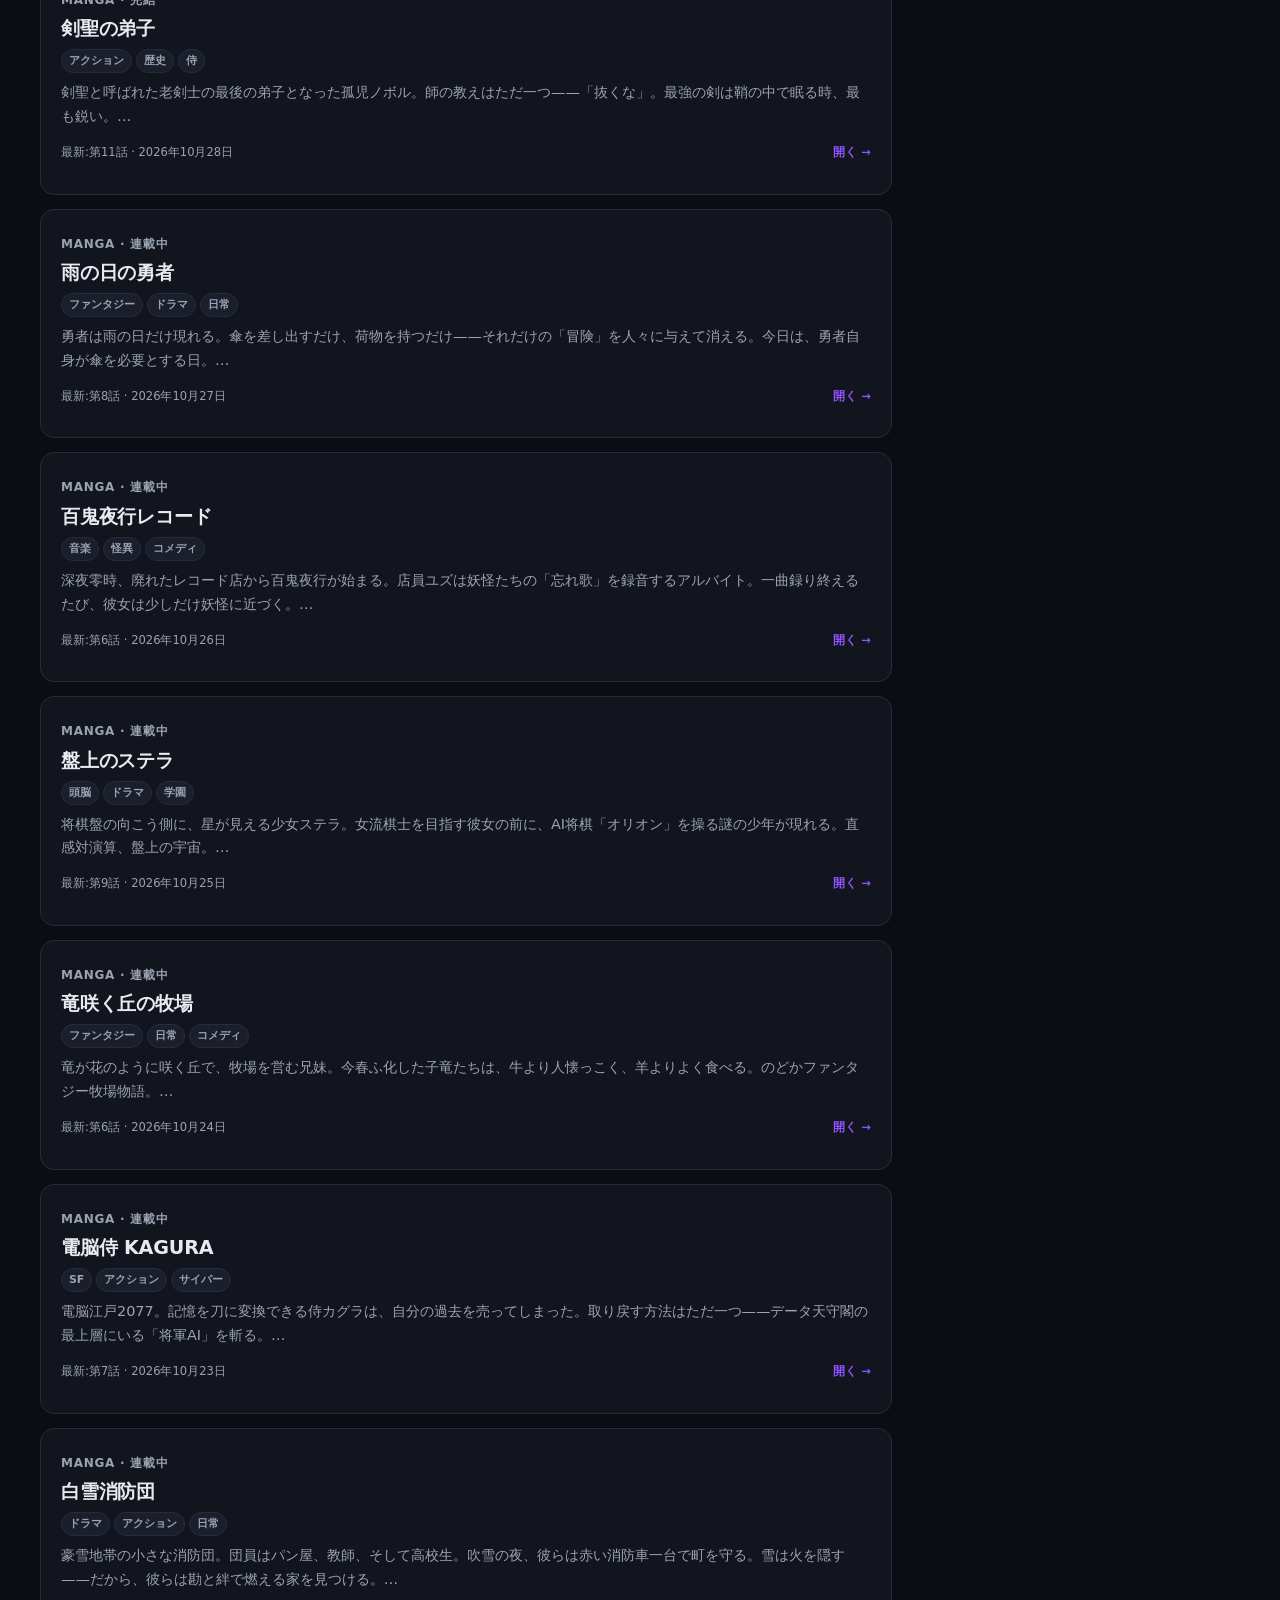
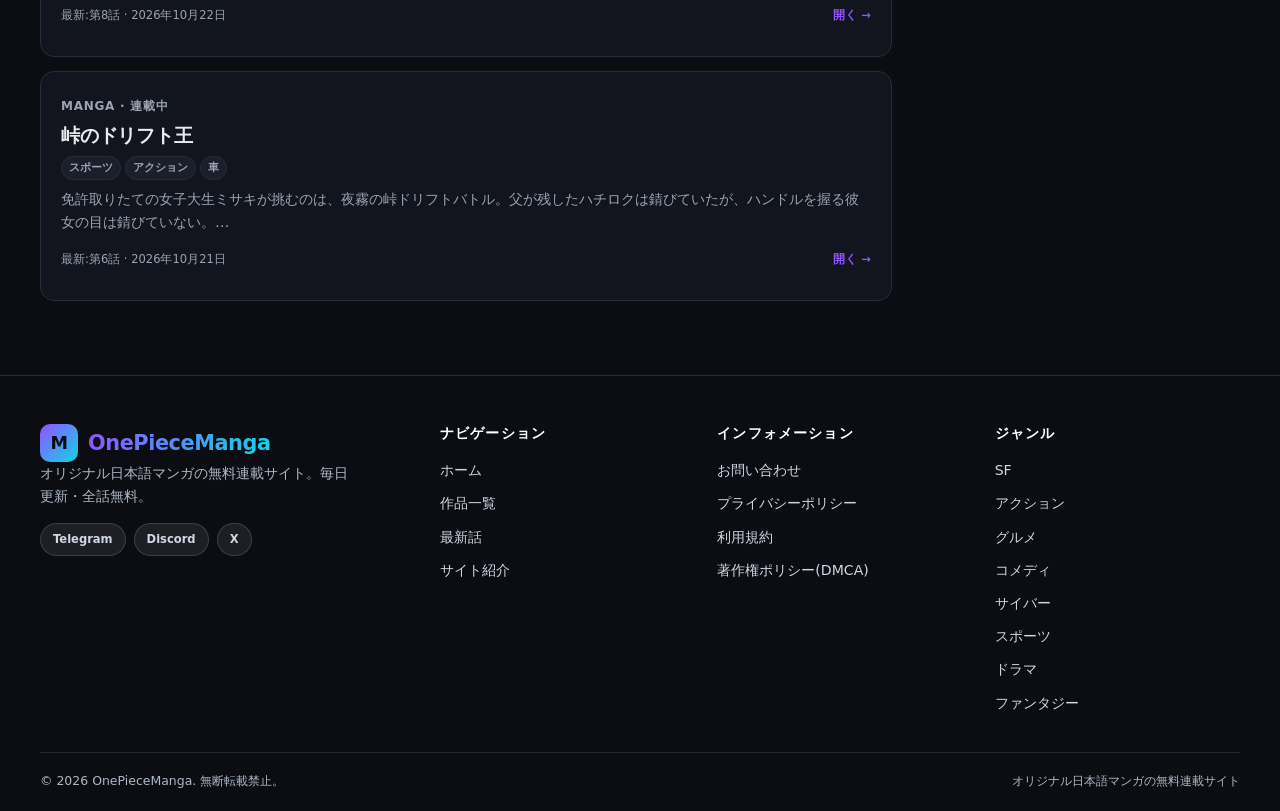
<file: search.html>
<!DOCTYPE html>
<html lang="en">
<head>
<meta charset="UTF-8">
<meta name="viewport" content="width=device-width, initial-scale=1">
<title>作品一覧・検索 | OnePieceManga</title>
<link rel="stylesheet" href="assets/css/mkm.css">
<link rel="stylesheet" href="assets/css/site.css">
</head>
<body data-page="search" id="mkm-top">
<a class="mkm-skip-link" href="#content">コンテンツへ移動</a>

<header class="mkm-header is-sticky">
  <div class="mkm-container mkm-header-inner">
    <div class="mkm-brand">
      <a class="mkm-logo" href="index.html" aria-label="ホーム"><span class="mkm-logo-mark">M</span><span class="mkm-logo-text">OnePieceManga</span></a>
    </div>
    <nav class="mkm-nav" aria-label="Primary menu">
      <ul class="mkm-menu">
        <li><a href="index.html">ホーム</a></li>
        <li><a href="search.html">作品一覧</a></li>
        <li><a href="index.html#latest">最新話</a></li>
      </ul>
    </nav>
    <div class="mkm-header-actions">
      <form class="mkm-search" role="search" action="search.html" method="get">
        <input type="search" name="s" placeholder="作品を検索…" aria-label="作品を検索">
        <button type="submit" aria-label="検索">⌕</button>
      </form>
      <button type="button" class="mkm-menu-toggle" aria-expanded="false" aria-controls="mkm-mobile-menu">
        <span class="mkm-menu-toggle-icon" aria-hidden="true"></span><span class="mkm-menu-toggle-label">メニュー</span>
      </button>
    </div>
  </div>
  <div class="mkm-mobile-menu" id="mkm-mobile-menu"><div class="mkm-container">
    <ul class="mkm-mobile-nav"><li><a href="index.html">ホーム</a></li><li><a href="search.html">作品一覧</a></li><li><a href="index.html#latest">最新話</a></li></ul>
    <form class="mkm-search" role="search" action="search.html" method="get">
      <input type="search" name="s" placeholder="作品を検索…" aria-label="作品を検索">
      <button type="submit" aria-label="検索">⌕</button>
    </form>
  </div></div>
</header>
<div data-ad="header"></div>

<main id="content" class="mkm-main">
  <div class="mkm-container">
    <div class="mkm-layout">
      <div>
        <div class="mkm-section mkm-listing-section">
          <div class="mkm-section-head">
            <div><h1 class="mkm-title" id="q-label">Browse all manga</h1><p class="mkm-subtitle">Browse our collection</p></div>
          </div>
          <form class="mkm-search" role="search" action="search.html" method="get" style="margin-bottom:18px">
            <input type="search" name="s" placeholder="Title, author, genre…" aria-label="作品を検索">
            <button type="submit" aria-label="検索">⌕</button>
          </form>
          <div data-ad="listing"></div>
          <div id="results"></div>
        </div>
      </div>
      <div class="mkm-sidebar"></div>
    </div>
  </div>
</main>
<div data-ad="footer"></div>

<footer class="mkm-footer">
  <div class="mkm-container">
    <div class="mkm-footer-grid has-four">
      <div class="mkm-footer-brand">
        <a class="mkm-footer-logo" href="index.html"><span class="mkm-logo-mark">M</span><span class="mkm-logo-text">OnePieceManga</span></a>
        <p class="mkm-footer-about"></p>
        <div class="mkm-social"></div>
      </div>
      <div class="mkm-footer-col"><h3>ナビゲーション</h3>
        <ul class="mkm-footer-menu">
          <li><a href="index.html">ホーム</a></li>
          <li><a href="search.html">作品一覧</a></li>
          <li><a href="index.html#latest">最新話</a></li>
          <li><a href="about.html">サイト紹介</a></li>
        </ul>
      </div>
      <div class="mkm-footer-col"><h3>インフォメーション</h3>
        <ul class="mkm-footer-menu">
          <li><a href="contact.html">お問い合わせ</a></li>
          <li><a href="privacy.html">プライバシーポリシー</a></li>
          <li><a href="terms.html">利用規約</a></li>
          <li><a href="dmca.html">著作権ポリシー(DMCA)</a></li>
        </ul>
      </div>
      <div class="mkm-footer-col"><h3>ジャンル</h3>
        <ul class="mkm-footer-menu mkm-footer-genres"></ul>
      </div>
    </div>
    <div class="mkm-footer-bottom">
      <p>© <span data-year></span> OnePieceManga. 無断転載禁止。</p>
      <p>オリジナル日本語マンガの無料連載サイト</p>
    </div>
  </div>
</footer>
<button type="button" class="mkm-back-to-top" aria-label="Back to top">↑</button>

<script src="assets/js/app.js?v=6"></script>
<script src="assets/js/mkm-theme-main.js"></script>
</body>
</html>
</file>
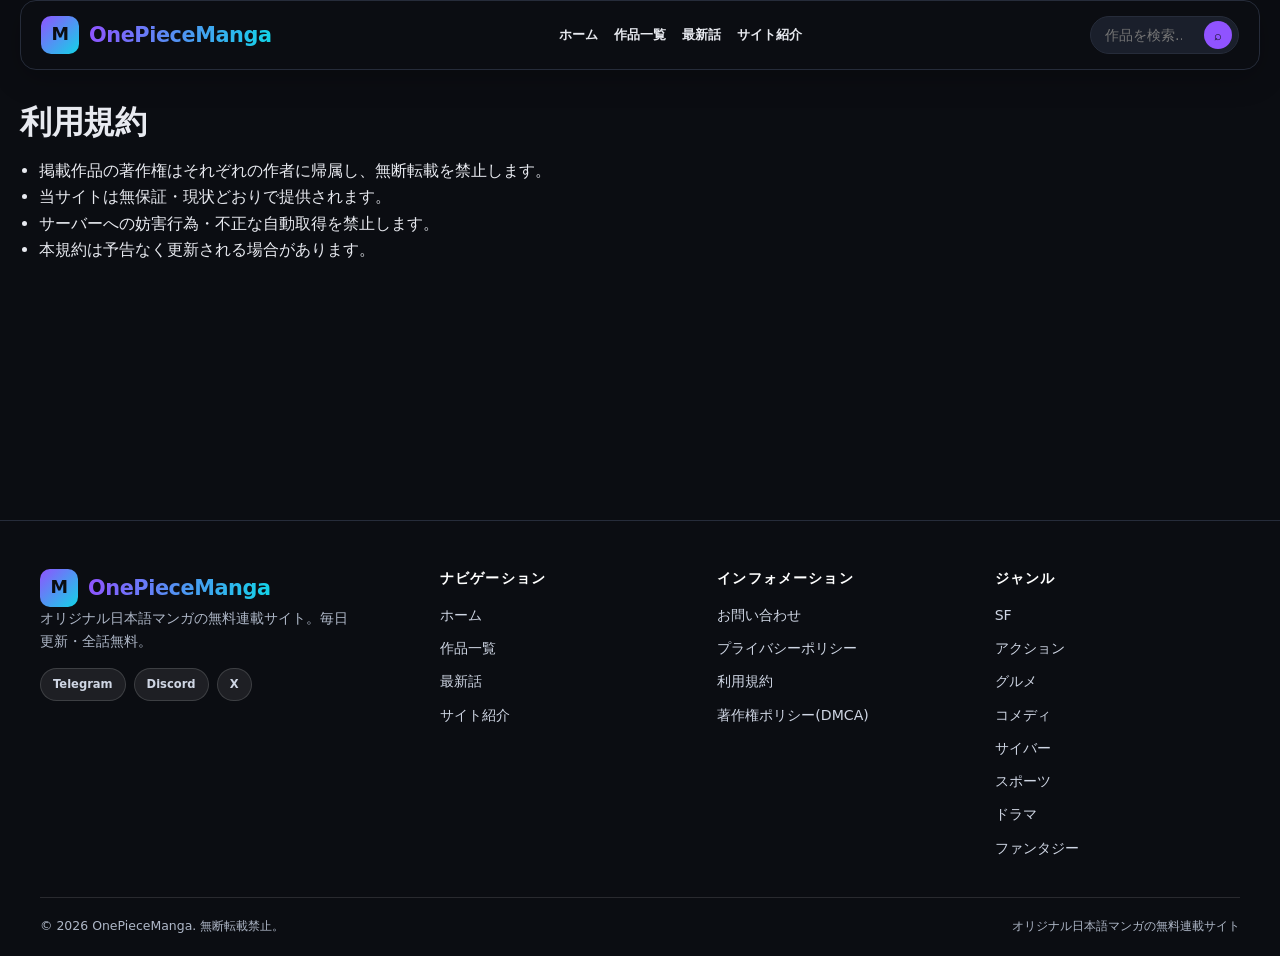
<file: terms.html>
<!DOCTYPE html>
<html lang="en">
<head>
<meta charset="UTF-8">
<meta name="viewport" content="width=device-width, initial-scale=1">
<title>利用規約 | OnePieceManga</title>
<meta name="description" content="OnePieceMangaの利用規約。">
<meta name="keywords" content="onepiecemanga, onepiecemanga.mkm.fan, manga online, read manga free, 漫画 無料, 日本語マンガ, マンガ 無料連載, original japanese manga">
<meta property="og:site_name" content="OnePieceManga">
<meta property="og:type" content="website">
<meta property="og:url" content="https://onepiecemanga.mkm.fan/">
<meta property="og:locale" content="ja_JP">
<meta name="twitter:card" content="summary_large_image">
<link rel="canonical" href="https://onepiecemanga.mkm.fan/">
<link rel="alternate" hreflang="ja" href="https://onepiecemanga.mkm.fan/">
<link rel="alternate" hreflang="x-default" href="https://onepiecemanga.mkm.fan/">
<link rel="stylesheet" href="assets/css/mkm.css">
<link rel="stylesheet" href="assets/css/site.css">
<link rel="icon" href="data:image/svg+xml,<svg xmlns='http://www.w3.org/2000/svg' viewBox='0 0 32 32'><rect width='32' height='32' rx='9' fill='%239053ff'/><text x='16' y='22' font-size='16' text-anchor='middle' fill='%23fff' font-family='system-ui' font-weight='800'>M</text></svg>">
<script type="application/ld+json" id="ld-static">{"@context": "https://schema.org", "@graph": [{"@type": "WebSite", "name": "OnePieceManga", "url": "https://onepiecemanga.mkm.fan/", "inLanguage": "ja", "potentialAction": {"@type": "SearchAction", "target": "https://onepiecemanga.mkm.fan/search.html?s={query}", "query-input": "required name=query"}}, {"@type": "ItemList", "numberOfItems": 20, "itemListElement": [{"@type": "ListItem", "position": 1, "name": "碧海のレクイエム", "url": "https://onepiecemanga.mkm.fan/manga.html?id=hekikai-no-requiem"}, {"@type": "ListItem", "position": 2, "name": "星屑の剣士", "url": "https://onepiecemanga.mkm.fan/manga.html?id=hoshikuzu-no-kenshi"}, {"@type": "ListItem", "position": 3, "name": "月光の料理人", "url": "https://onepiecemanga.mkm.fan/manga.html?id=gekkou-no-ryounin"}, {"@type": "ListItem", "position": 4, "name": "東京魔導学園", "url": "https://onepiecemanga.mkm.fan/manga.html?id=tokyo-madou-gakuen"}, {"@type": "ListItem", "position": 5, "name": "忍びの雫", "url": "https://onepiecemanga.mkm.fan/manga.html?id=shinobi-no-shizuku"}, {"@type": "ListItem", "position": 6, "name": "からくりの神々", "url": "https://onepiecemanga.mkm.fan/manga.html?id=karakuri-no-kamigami"}, {"@type": "ListItem", "position": 7, "name": "野球少年ハル", "url": "https://onepiecemanga.mkm.fan/manga.html?id=yakyu-shonen-haru"}, {"@type": "ListItem", "position": 8, "name": "深海郵便局", "url": "https://onepiecemanga.mkm.fan/manga.html?id=shinkai-yubinkyoku"}, {"@type": "ListItem", "position": 9, "name": "彼岸花の庭", "url": "https://onepiecemanga.mkm.fan/manga.html?id=higanbana-no-niwa"}, {"@type": "ListItem", "position": 10, "name": "ラーメン大将", "url": "https://onepiecemanga.mkm.fan/manga.html?id=ramen-taisho"}, {"@type": "ListItem", "position": 11, "name": "宇宙漁師ゲン", "url": "https://onepiecemanga.mkm.fan/manga.html?id=uchu-ryoshi-gen"}, {"@type": "ListItem", "position": 12, "name": "魔法使いの猫カフェ", "url": "https://onepiecemanga.mkm.fan/manga.html?id=mahoutsukai-no-neko-cafe"}, {"@type": "ListItem", "position": 13, "name": "剣聖の弟子", "url": "https://onepiecemanga.mkm.fan/manga.html?id=kensei-no-deshi"}, {"@type": "ListItem", "position": 14, "name": "雨の日の勇者", "url": "https://onepiecemanga.mkm.fan/manga.html?id=ame-no-hi-no-yusha"}, {"@type": "ListItem", "position": 15, "name": "百鬼夜行レコード", "url": "https://onepiecemanga.mkm.fan/manga.html?id=hyakki-yako-records"}, {"@type": "ListItem", "position": 16, "name": "盤上のステラ", "url": "https://onepiecemanga.mkm.fan/manga.html?id=banjo-no-stella"}, {"@type": "ListItem", "position": 17, "name": "竜咲く丘の牧場", "url": "https://onepiecemanga.mkm.fan/manga.html?id=ryu-saku-oka-no-bokujou"}, {"@type": "ListItem", "position": 18, "name": "電脳侍 KAGURA", "url": "https://onepiecemanga.mkm.fan/manga.html?id=dennou-samurai-kagura"}, {"@type": "ListItem", "position": 19, "name": "白雪消防団", "url": "https://onepiecemanga.mkm.fan/manga.html?id=shirayuki-shobodan"}, {"@type": "ListItem", "position": 20, "name": "峠のドリフト王", "url": "https://onepiecemanga.mkm.fan/manga.html?id=toge-no-drift-o"}]}]}</script>
</head>
<body data-page="static" id="mkm-top">
<a class="mkm-skip-link" href="#content">コンテンツへ移動</a>

<header class="mkm-header is-sticky">
  <div class="mkm-container mkm-header-inner">
    <div class="mkm-brand">
      <a class="mkm-logo" href="index.html" aria-label="ホーム">
        <span class="mkm-logo-mark">M</span>
        <span class="mkm-logo-text">OnePieceManga</span>
      </a>
    </div>
    <nav class="mkm-nav" aria-label="Primary menu">
      <ul class="mkm-menu">
        <li><a href="index.html">ホーム</a></li>
        <li><a href="search.html">作品一覧</a></li>
        <li><a href="index.html#latest">最新話</a></li>
        <li><a href="index.html#feature">サイト紹介</a></li>
      </ul>
    </nav>
    <div class="mkm-header-actions">
      <form class="mkm-search" role="search" action="search.html" method="get">
        <input type="search" name="s" placeholder="作品を検索…" aria-label="作品を検索">
        <button type="submit" aria-label="検索">⌕</button>
      </form>
      <button type="button" class="mkm-menu-toggle" aria-expanded="false" aria-controls="mkm-mobile-menu">
        <span class="mkm-menu-toggle-icon" aria-hidden="true"></span><span class="mkm-menu-toggle-label">メニュー</span>
      </button>
    </div>
  </div>
  <div class="mkm-mobile-menu" id="mkm-mobile-menu"><div class="mkm-container">
    <ul class="mkm-mobile-nav">
      <li><a href="index.html">ホーム</a></li>
      <li><a href="search.html">作品一覧</a></li>
      <li><a href="index.html#latest">最新話</a></li>
      <li><a href="index.html#feature">サイト紹介</a></li>
    </ul>
    <form class="mkm-search" role="search" action="search.html" method="get">
      <input type="search" name="s" placeholder="作品を検索…" aria-label="作品を検索">
      <button type="submit" aria-label="検索">⌕</button>
    </form>
  </div></div>
</header>
<div data-ad="header"></div>
<main id="content" class="mkm-main">
<div class="mkm-container mkm-page mkm-entry-content">
<h1>利用規約</h1>
<ul>
<li>掲載作品の著作権はそれぞれの作者に帰属し、無断転載を禁止します。</li>
<li>当サイトは無保証・現状どおりで提供されます。</li>
<li>サーバーへの妨害行為・不正な自動取得を禁止します。</li>
<li>本規約は予告なく更新される場合があります。</li>
</ul>
</div>
</main>
<div data-ad="footer"></div>
<footer class="mkm-footer">
  <div class="mkm-container">
    <div class="mkm-footer-grid has-four">
      <div class="mkm-footer-brand">
        <a class="mkm-footer-logo" href="index.html"><span class="mkm-logo-mark">M</span><span class="mkm-logo-text">OnePieceManga</span></a>
        <p class="mkm-footer-about"></p>
        <div class="mkm-social"></div>
      </div>
      <div class="mkm-footer-col"><h3>ナビゲーション</h3>
        <ul class="mkm-footer-menu">
          <li><a href="index.html">ホーム</a></li>
          <li><a href="search.html">作品一覧</a></li>
          <li><a href="index.html#latest">最新話</a></li>
          <li><a href="about.html">サイト紹介</a></li>
        </ul>
      </div>
      <div class="mkm-footer-col"><h3>インフォメーション</h3>
        <ul class="mkm-footer-menu">
          <li><a href="contact.html">お問い合わせ</a></li>
          <li><a href="privacy.html">プライバシーポリシー</a></li>
          <li><a href="terms.html">利用規約</a></li>
          <li><a href="dmca.html">著作権ポリシー(DMCA)</a></li>
        </ul>
      </div>
      <div class="mkm-footer-col"><h3>ジャンル</h3>
        <ul class="mkm-footer-menu mkm-footer-genres"></ul>
      </div>
    </div>
    <div class="mkm-footer-bottom">
      <p>© <span data-year></span> OnePieceManga. 無断転載禁止。</p>
      <p>オリジナル日本語マンガの無料連載サイト</p>
    </div>
  </div>
</footer>
<button type="button" class="mkm-back-to-top" aria-label="Back to top">↑</button>

<script src="assets/js/app.js?v=6"></script>
<script src="assets/js/mkm-theme-main.js"></script>
</body>
</html>
</file>
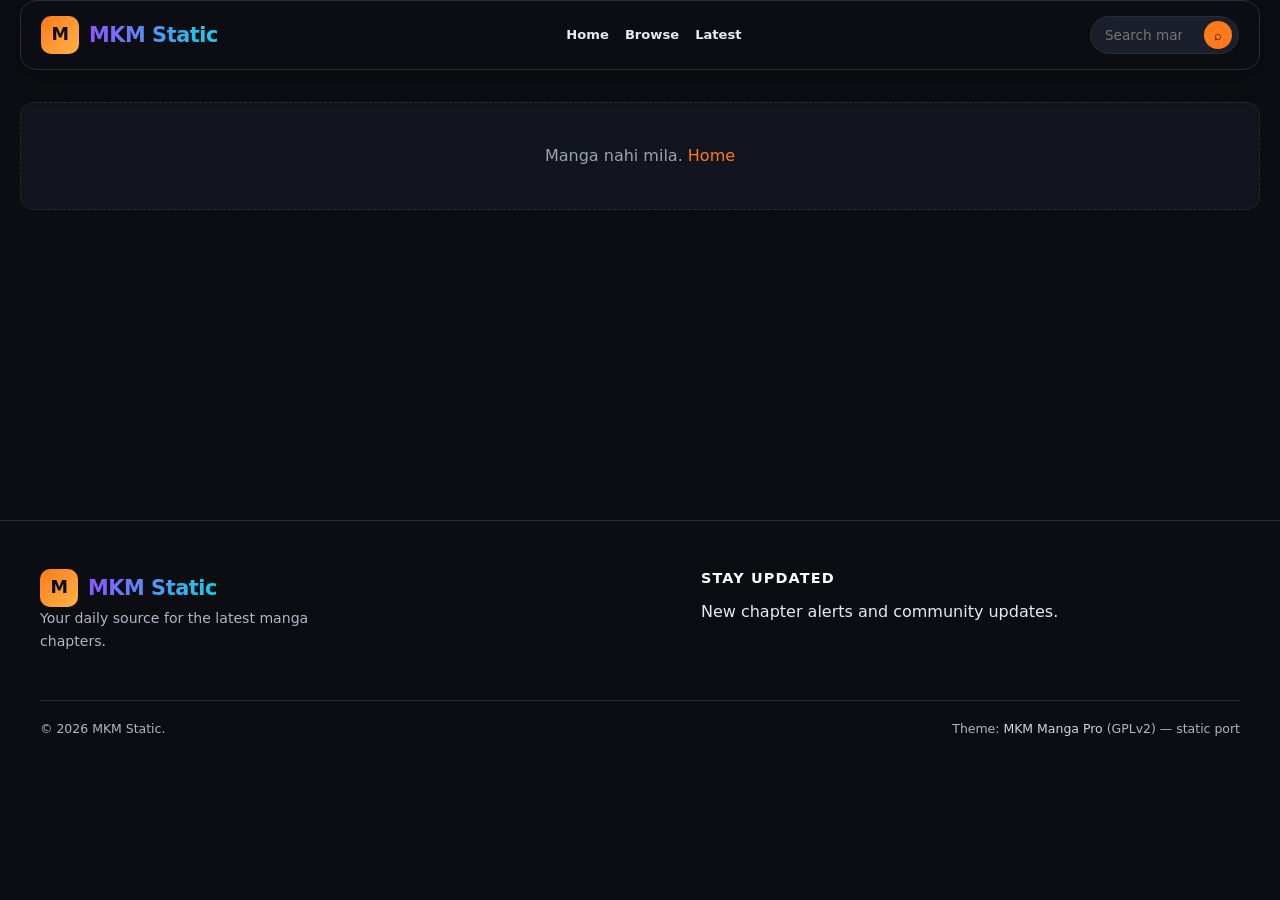
<file: admin/manga.html>
<!DOCTYPE html>
<html lang="en">
<head>
<meta charset="UTF-8">
<meta name="viewport" content="width=device-width, initial-scale=1">
<title>Manga — MKM Static</title>
<link rel="stylesheet" href="assets/css/mkm.css">
<link rel="stylesheet" href="assets/css/site.css">
</head>
<body data-page="manga" id="mkm-top">
<a class="mkm-skip-link" href="#content">Skip to content</a>

<header class="mkm-header is-sticky">
  <div class="mkm-container mkm-header-inner">
    <div class="mkm-brand">
      <a class="mkm-logo" href="index.html" aria-label="Home"><span class="mkm-logo-mark">M</span><span class="mkm-logo-text">MKM Static</span></a>
    </div>
    <nav class="mkm-nav" aria-label="Primary menu">
      <ul class="mkm-menu">
        <li><a href="index.html">Home</a></li>
        <li><a href="search.html">Browse</a></li>
        <li><a href="index.html#latest">Latest</a></li>
      </ul>
    </nav>
    <div class="mkm-header-actions">
      <form class="mkm-search" role="search" action="search.html" method="get">
        <input type="search" name="s" placeholder="Search manga…" aria-label="Search manga">
        <button type="submit" aria-label="Search">⌕</button>
      </form>
      <button type="button" class="mkm-menu-toggle" aria-expanded="false" aria-controls="mkm-mobile-menu">
        <span class="mkm-menu-toggle-icon" aria-hidden="true"></span><span class="mkm-menu-toggle-label">Menu</span>
      </button>
    </div>
  </div>
  <div class="mkm-mobile-menu" id="mkm-mobile-menu"><div class="mkm-container">
    <ul class="mkm-mobile-nav">
      <li><a href="index.html">Home</a></li>
      <li><a href="search.html">Browse</a></li>
      <li><a href="index.html#latest">Latest</a></li>
    </ul>
    <form class="mkm-search" role="search" action="search.html" method="get">
      <input type="search" name="s" placeholder="Search manga…" aria-label="Search manga">
      <button type="submit" aria-label="Search">⌕</button>
    </form>
  </div></div>
</header>
<div data-ad="header"></div>

<main id="content" class="mkm-main">
  <div data-ad="listing"></div>
  <div id="detail"></div>
</main>
<div data-ad="footer"></div>

<footer class="mkm-footer">
  <div class="mkm-container">
    <div class="mkm-footer-grid has-no-menu">
      <div class="mkm-footer-brand">
        <a class="mkm-footer-logo" href="index.html"><span class="mkm-logo-mark">M</span><span class="mkm-logo-text">MKM Static</span></a>
        <p class="mkm-footer-about"></p>
      </div>
      <div class="mkm-footer-col"><h3>Stay Updated</h3><p>New chapter alerts and community updates.</p></div>
    </div>
    <div class="mkm-footer-bottom">
      <p>© <span data-year></span> MKM Static.</p>
      <p>Theme: <a href="https://mkm.fan/">MKM Manga Pro</a> (GPLv2) — static port</p>
    </div>
  </div>
</footer>
<button type="button" class="mkm-back-to-top" aria-label="Back to top">↑</button>

<script src="assets/js/app.js"></script>
<script src="assets/js/mkm-theme-main.js"></script>
</body>
</html>
</file>
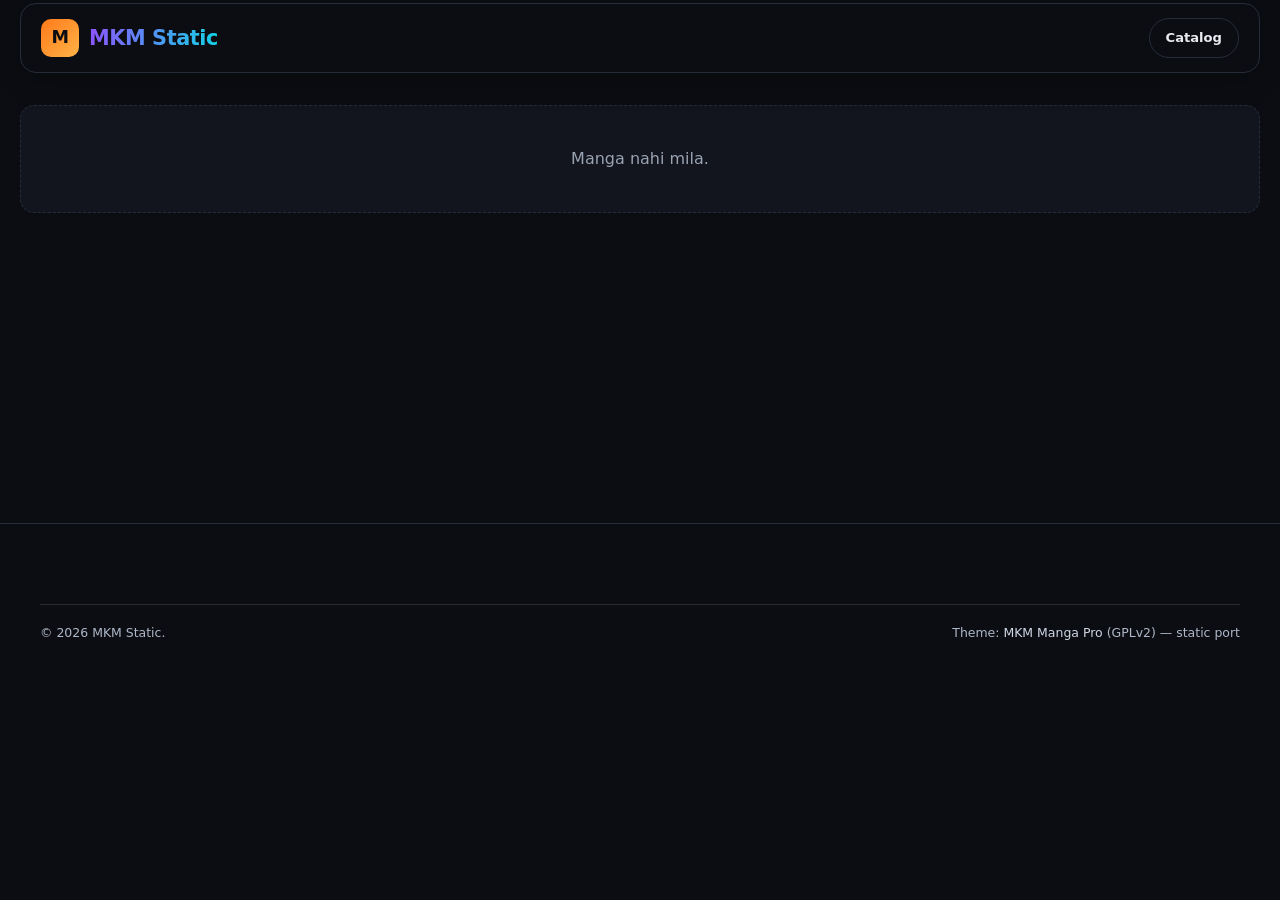
<file: admin/read.html>
<!DOCTYPE html>
<html lang="en">
<head>
<meta charset="UTF-8">
<meta name="viewport" content="width=device-width, initial-scale=1">
<title>Reader — MKM Static</title>
<link rel="stylesheet" href="assets/css/mkm.css">
<link rel="stylesheet" href="assets/css/site.css">
</head>
<body data-page="read" class="mkm-reading" id="mkm-top">
<a class="mkm-skip-link" href="#content">Skip to content</a>

<header class="mkm-header is-sticky">
  <div class="mkm-container mkm-header-inner">
    <div class="mkm-brand">
      <a class="mkm-logo" href="index.html" aria-label="Home"><span class="mkm-logo-mark">M</span><span class="mkm-logo-text">MKM Static</span></a>
    </div>
    <div class="mkm-header-actions">
      <a class="mkm-btn mkm-btn-sm mkm-btn-ghost" href="index.html">Catalog</a>
      <button type="button" class="mkm-menu-toggle" aria-expanded="false" aria-controls="mkm-mobile-menu">
        <span class="mkm-menu-toggle-icon" aria-hidden="true"></span><span class="mkm-menu-toggle-label">Menu</span>
      </button>
    </div>
  </div>
  <div class="mkm-mobile-menu" id="mkm-mobile-menu"><div class="mkm-container">
    <ul class="mkm-mobile-nav"><li><a href="index.html">Home</a></li><li><a href="search.html">Browse</a></li></ul>
  </div></div>
</header>
<div class="mkm-progress"><div class="mkm-progress-bar" id="prog-bar"></div></div>
<div data-ad="header"></div>

<main id="content" class="mkm-main" >
  <div class="mkm-container mkm-page" id="reader-stage">
    <div class="mkm-reader-head">
      <h1 id="r-title">Loading…</h1>
      <div class="mkm-reader-tools">
        <select id="ch-select" aria-label="Chapter"></select>
        <button type="button" id="mode-btn" class="mkm-btn mkm-btn-sm mkm-btn-ghost">Switch: paged</button>
        <button type="button" id="width-btn" class="mkm-btn mkm-btn-sm mkm-btn-ghost">Width: normal</button>
      </div>
    </div>

    <div id="reader-wrap" class="mkm-reader">
      <div class="mkm-reader-images" id="reader-images"></div>
      <div class="mkm-reader-nav">
        <button type="button" id="pg-prev" class="mkm-btn mkm-btn-ghost" hidden>← Page</button>
        <span class="mkm-subtitle" id="p-count" style="align-self:center"></span>
        <button type="button" id="pg-next" class="mkm-btn mkm-btn-ghost" hidden>Page →</button>
      </div>
    </div>

    <div class="mkm-reader-nav">
      <button type="button" id="ch-prev" class="mkm-btn mkm-btn-ghost">← Previous chapter</button>
      <a class="mkm-btn mkm-btn-sm" id="all-ch" href="index.html">All chapters</a>
      <button type="button" id="ch-next" class="mkm-btn mkm-btn-ghost">Next chapter →</button>
    </div>
  </div>
</main>
<div data-ad="footer"></div>

<footer class="mkm-footer">
  <div class="mkm-container">
    <div class="mkm-footer-bottom">
      <p>© <span data-year></span> MKM Static.</p>
      <p>Theme: <a href="https://mkm.fan/">MKM Manga Pro</a> (GPLv2) — static port</p>
    </div>
  </div>
</footer>
<button type="button" class="mkm-back-to-top" aria-label="Back to top">↑</button>

<script src="assets/js/app.js"></script>
<script src="assets/js/mkm-theme-main.js"></script>
</body>
</html>
</file>
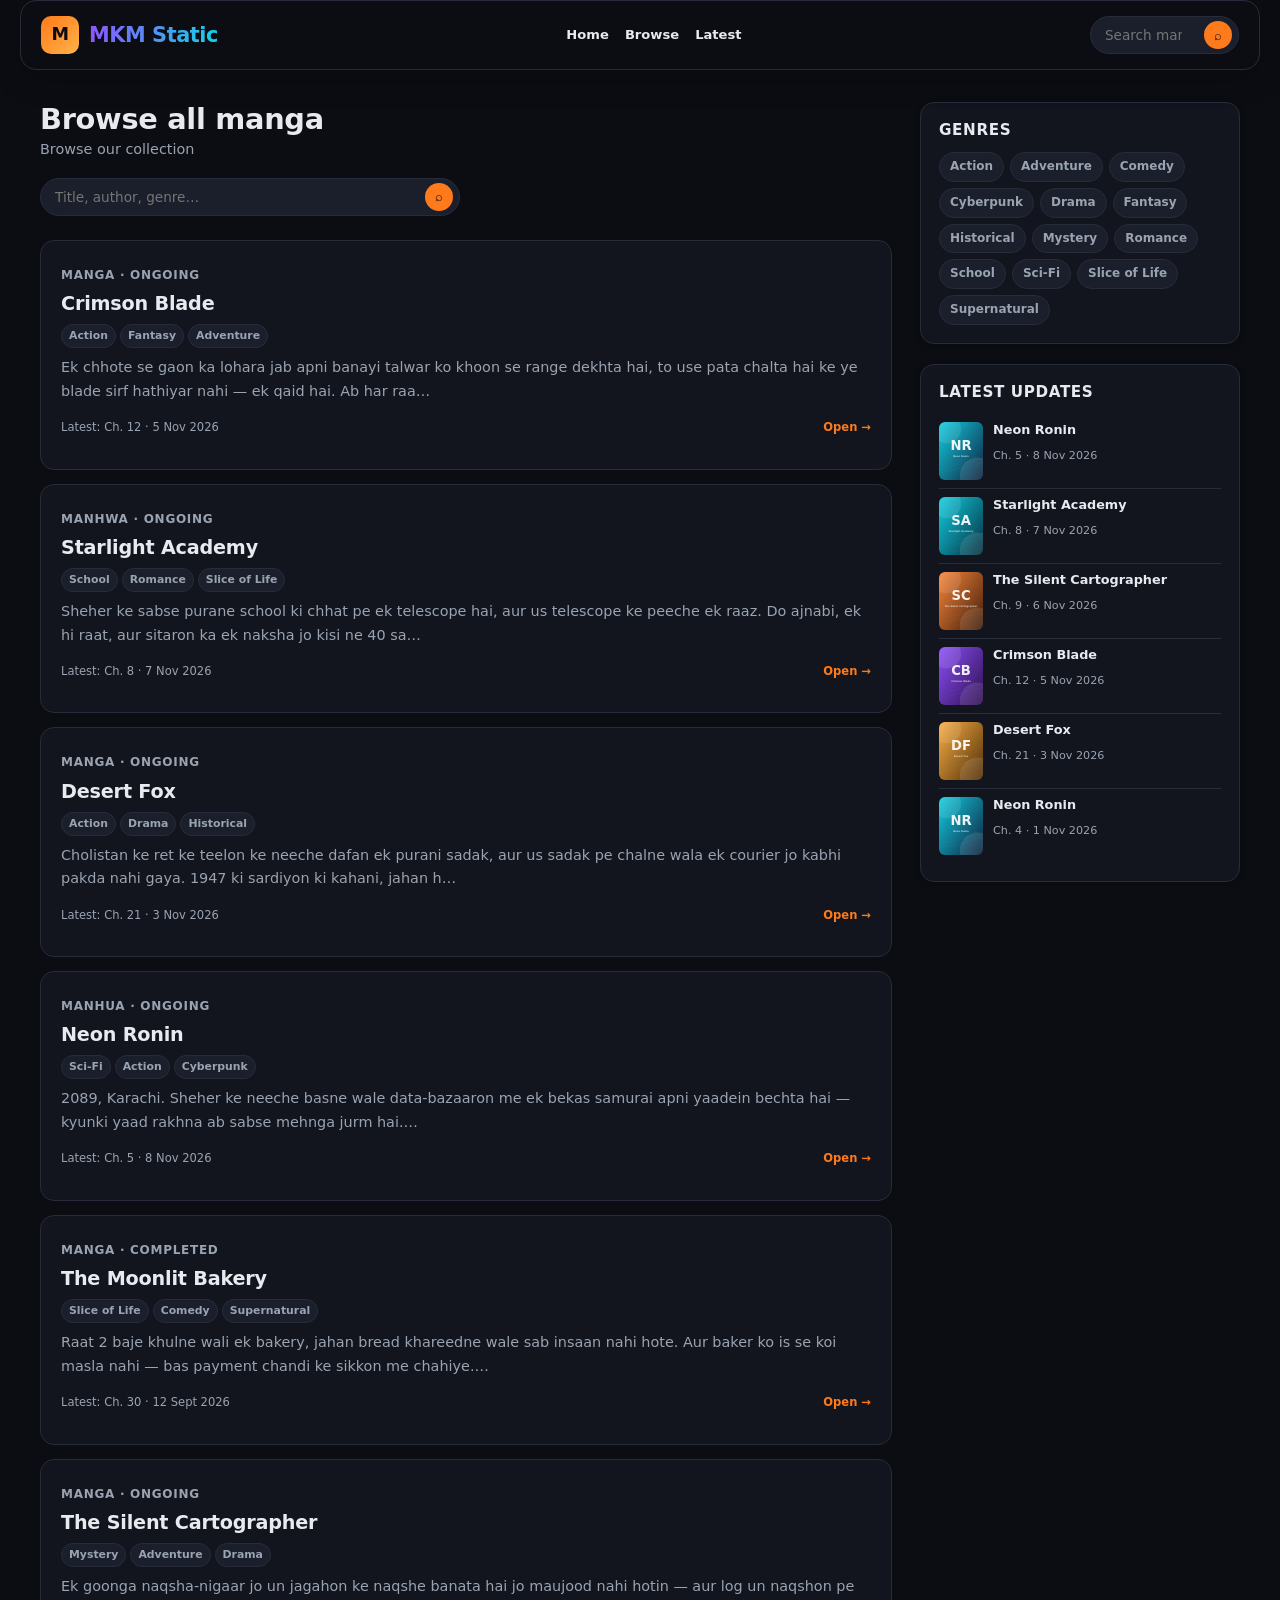
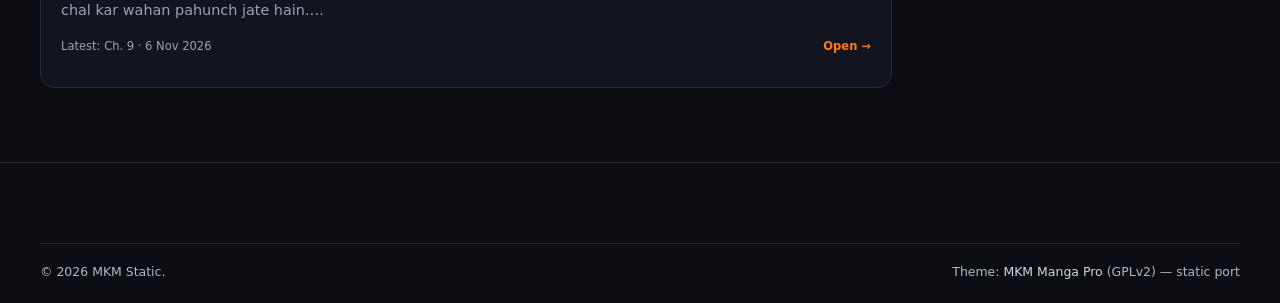
<file: admin/search.html>
<!DOCTYPE html>
<html lang="en">
<head>
<meta charset="UTF-8">
<meta name="viewport" content="width=device-width, initial-scale=1">
<title>Browse — MKM Static</title>
<link rel="stylesheet" href="assets/css/mkm.css">
<link rel="stylesheet" href="assets/css/site.css">
</head>
<body data-page="search" id="mkm-top">
<a class="mkm-skip-link" href="#content">Skip to content</a>

<header class="mkm-header is-sticky">
  <div class="mkm-container mkm-header-inner">
    <div class="mkm-brand">
      <a class="mkm-logo" href="index.html" aria-label="Home"><span class="mkm-logo-mark">M</span><span class="mkm-logo-text">MKM Static</span></a>
    </div>
    <nav class="mkm-nav" aria-label="Primary menu">
      <ul class="mkm-menu">
        <li><a href="index.html">Home</a></li>
        <li><a href="search.html">Browse</a></li>
        <li><a href="index.html#latest">Latest</a></li>
      </ul>
    </nav>
    <div class="mkm-header-actions">
      <form class="mkm-search" role="search" action="search.html" method="get">
        <input type="search" name="s" placeholder="Search manga…" aria-label="Search manga">
        <button type="submit" aria-label="Search">⌕</button>
      </form>
      <button type="button" class="mkm-menu-toggle" aria-expanded="false" aria-controls="mkm-mobile-menu">
        <span class="mkm-menu-toggle-icon" aria-hidden="true"></span><span class="mkm-menu-toggle-label">Menu</span>
      </button>
    </div>
  </div>
  <div class="mkm-mobile-menu" id="mkm-mobile-menu"><div class="mkm-container">
    <ul class="mkm-mobile-nav"><li><a href="index.html">Home</a></li><li><a href="search.html">Browse</a></li><li><a href="index.html#latest">Latest</a></li></ul>
    <form class="mkm-search" role="search" action="search.html" method="get">
      <input type="search" name="s" placeholder="Search manga…" aria-label="Search manga">
      <button type="submit" aria-label="Search">⌕</button>
    </form>
  </div></div>
</header>
<div data-ad="header"></div>

<main id="content" class="mkm-main">
  <div class="mkm-container">
    <div class="mkm-layout">
      <div>
        <div class="mkm-section mkm-listing-section">
          <div class="mkm-section-head">
            <div><h1 class="mkm-title" id="q-label">Browse all manga</h1><p class="mkm-subtitle">Browse our collection</p></div>
          </div>
          <form class="mkm-search" role="search" action="search.html" method="get" style="margin-bottom:18px">
            <input type="search" name="s" placeholder="Title, author, genre…" aria-label="Search manga">
            <button type="submit" aria-label="Search">⌕</button>
          </form>
          <div data-ad="listing"></div>
          <div id="results"></div>
        </div>
      </div>
      <div class="mkm-sidebar"></div>
    </div>
  </div>
</main>
<div data-ad="footer"></div>

<footer class="mkm-footer">
  <div class="mkm-container">
    <div class="mkm-footer-bottom">
      <p>© <span data-year></span> MKM Static.</p>
      <p>Theme: <a href="https://mkm.fan/">MKM Manga Pro</a> (GPLv2) — static port</p>
    </div>
  </div>
</footer>
<button type="button" class="mkm-back-to-top" aria-label="Back to top">↑</button>

<script src="assets/js/app.js"></script>
<script src="assets/js/mkm-theme-main.js"></script>
</body>
</html>
</file>
<file: assets/css/mkm.css>
/*
Theme Name: MKM Manga Pro
Theme URI: https://mkm.fan/
Author: Kashi Ahmer
Description: A fast, responsive one-page manga reading theme with a built-in admin panel, header, footer, logo, favicon, SEO and ad slots.
Version: 2.4.6
Requires at least: 6.0
Tested up to: 6.7
Requires PHP: 7.4
License: GNU General Public License v2 or later
License URI: https://www.gnu.org/licenses/gpl-2.0.html
Text Domain: mkm-manga-pro
Tags: custom-menu, custom-logo, featured-images, translation-ready
Site: MKM.FAN
Copyright (c) 2026 Kashi Ahmer. Licensed under the GNU General Public License v2 or later.
*/

:root{--mkm-accent:#ff7a1a;--mkm-accent-2:#ffb347;--mkm-bg:#0b0d12;--mkm-surface:#12151d;--mkm-surface-2:#1a1f2b;--mkm-border:#262c3a;--mkm-text:#e8eaf0;--mkm-muted:#9aa3b2;--mkm-header:#0b0d12;--mkm-footer:#0b0d12;--mkm-radius:14px;--mkm-container:1240px;--mkm-font:system-ui,-apple-system,"Segoe UI",Roboto,Arial,sans-serif}
*,*::before,*::after{box-sizing:border-box}
html{scroll-behavior:smooth}
body{margin:0;background:var(--mkm-bg);color:var(--mkm-text);font-family:var(--mkm-font);font-size:16px;line-height:1.65;-webkit-font-smoothing:antialiased}
img{max-width:100%;height:auto;display:block}
a{color:var(--mkm-accent);text-decoration:none;transition:color .2s}
a:hover{color:var(--mkm-accent-2)}
h1,h2,h3,h4{margin:0 0 .5em;line-height:1.25;font-weight:800;letter-spacing:-.01em}
p{margin:0 0 1em}
ul,ol{margin:0 0 1em;padding-left:1.2em}
.mkm-container{width:100%;max-width:var(--mkm-container);margin:0 auto;padding:0 20px}
.mkm-skip-link{position:absolute;left:-9999px;top:0;z-index:999;background:var(--mkm-accent);color:#0b0d12;padding:10px 16px;font-weight:700}
.mkm-skip-link:focus{left:0}
.mkm-btn{display:inline-flex;align-items:center;justify-content:center;gap:8px;padding:11px 22px;border-radius:999px;background:var(--mkm-accent);color:#0b0d12;font-weight:800;font-size:.92rem;border:0;cursor:pointer;transition:transform .2s,background .2s}
.mkm-btn:hover{background:var(--mkm-accent-2);color:#0b0d12;transform:translateY(-1px)}
.mkm-btn-ghost{background:transparent;color:var(--mkm-text);border:1px solid var(--mkm-border)}
.mkm-btn-ghost:hover{background:var(--mkm-surface-2);color:var(--mkm-text)}
.mkm-btn-sm{padding:8px 16px;font-size:.82rem}
.mkm-header{background:var(--mkm-header);border-bottom:1px solid var(--mkm-border)}
.mkm-header.is-sticky{position:sticky;top:0;z-index:50}
.mkm-topbar{background:var(--mkm-surface);border-bottom:1px solid var(--mkm-border);font-size:.78rem;color:var(--mkm-muted)}
.mkm-topbar-inner{display:flex;justify-content:space-between;align-items:center;min-height:34px;gap:12px}
.mkm-header-inner{display:flex;align-items:center;justify-content:space-between;gap:20px;min-height:72px}
.mkm-brand{display:flex;align-items:center;min-width:0}
.mkm-logo,.mkm-footer-logo{display:inline-flex;align-items:center;gap:10px;color:var(--mkm-text);font-weight:900;font-size:1.3rem;letter-spacing:-.02em}
.mkm-logo:hover,.mkm-footer-logo:hover{color:var(--mkm-text)}
.mkm-logo img,.mkm-footer-logo img{max-height:48px;width:auto}
.mkm-logo-mark{display:grid;place-items:center;width:38px;height:38px;border-radius:10px;background:linear-gradient(135deg,var(--mkm-accent),var(--mkm-accent-2));color:#0b0d12;font-size:1.1rem;font-weight:900}
.mkm-logo-text{white-space:nowrap;overflow:hidden;text-overflow:ellipsis;max-width:240px}
.mkm-custom-logo img{max-height:48px;width:auto}
.mkm-nav{display:flex;align-items:center}
.mkm-menu{display:flex;align-items:center;gap:2px;list-style:none;margin:0;padding:0}
.mkm-menu li{position:relative}
.mkm-menu a{display:block;padding:9px 12px;color:var(--mkm-muted);font-weight:600;font-size:.9rem;border-radius:8px}
.mkm-menu a:hover,.mkm-menu .current-menu-item>a{color:var(--mkm-text);background:var(--mkm-surface-2)}
.mkm-header-actions{display:flex;align-items:center;gap:10px}
.mkm-search{display:flex;align-items:center;gap:6px;background:var(--mkm-surface-2);border:1px solid var(--mkm-border);border-radius:999px;padding:4px 6px 4px 12px}
.mkm-search input{border:0;background:transparent;outline:0;font:inherit;font-size:.85rem;color:var(--mkm-text);width:150px}
.mkm-search button{border:0;background:var(--mkm-accent);color:#0b0d12;border-radius:999px;width:28px;height:28px;cursor:pointer;font-size:.8rem}
.mkm-menu-toggle{display:none;align-items:center;gap:8px;background:var(--mkm-surface-2);border:1px solid var(--mkm-border);color:var(--mkm-text);padding:8px 12px;border-radius:10px;font-weight:700;cursor:pointer}
.mkm-menu-toggle-icon{display:inline-block;width:16px;height:2px;background:currentColor;position:relative}
.mkm-menu-toggle-icon::before,.mkm-menu-toggle-icon::after{content:"";position:absolute;left:0;width:16px;height:2px;background:currentColor}
.mkm-menu-toggle-icon::before{top:-5px}.mkm-menu-toggle-icon::after{top:5px}
.mkm-mobile-menu{display:none;border-top:1px solid var(--mkm-border);background:var(--mkm-surface)}
.mkm-mobile-menu.is-open{display:block}
.mkm-mobile-nav{list-style:none;margin:0;padding:10px 0}
.mkm-mobile-nav a{display:block;padding:12px 4px;color:var(--mkm-text);font-weight:600;border-bottom:1px solid var(--mkm-border)}
.mkm-main{min-height:50vh}
.mkm-hero{position:relative;background-size:cover;background-position:center;overflow:hidden;border-bottom:1px solid var(--mkm-border)}
.mkm-hero::before{content:"";position:absolute;inset:0;background:linear-gradient(90deg,rgba(11,13,18,.97) 0%,rgba(11,13,18,.85) 45%,rgba(11,13,18,.35) 100%)}
.mkm-hero-inner{position:relative;display:grid;grid-template-columns:1.1fr .9fr;gap:32px;align-items:center;padding:clamp(40px,6vw,80px) 20px}
.mkm-hero-content{max-width:620px}
.mkm-hero-badge{display:inline-flex;align-items:center;gap:6px;padding:5px 12px;border-radius:999px;background:rgba(255,122,26,.12);border:1px solid rgba(255,122,26,.35);color:var(--mkm-accent-2);font-size:.75rem;font-weight:800;text-transform:uppercase;letter-spacing:.08em;margin-bottom:14px}
.mkm-hero h1{font-size:clamp(1.8rem,4vw,3rem);margin-bottom:12px}
.mkm-hero p{color:var(--mkm-muted);font-size:1.02rem;max-width:560px}
.mkm-hero-actions{display:flex;flex-wrap:wrap;gap:10px;margin-top:20px}
.mkm-hero-art{border-radius:16px;overflow:hidden;box-shadow:0 12px 30px rgba(0,0,0,.35);aspect-ratio:16/9;background:var(--mkm-surface-2)}
.mkm-hero-art img{width:100%;height:100%;object-fit:cover}
.mkm-layout{display:grid;grid-template-columns:1fr 320px;gap:28px;padding:32px 0}
.mkm-section{margin-bottom:32px}
.mkm-section-head{display:flex;align-items:flex-end;justify-content:space-between;gap:16px;margin-bottom:16px}
.mkm-title{font-size:clamp(1.3rem,2.5vw,1.8rem);margin:0}
.mkm-subtitle{color:var(--mkm-muted);font-size:.9rem;margin:0}
.mkm-grid{display:grid;grid-template-columns:repeat(4,1fr);gap:18px}
.mkm-card{background:var(--mkm-surface);border:1px solid var(--mkm-border);border-radius:var(--mkm-radius);overflow:hidden;box-shadow:0 2px 6px rgba(0,0,0,.2);transition:transform .2s,box-shadow .2s}
.mkm-card:hover{transform:translateY(-3px);box-shadow:0 10px 24px rgba(0,0,0,.35)}
.mkm-card-cover{position:relative;aspect-ratio:3/4;background:var(--mkm-surface-2);overflow:hidden}
.mkm-card-cover img{width:100%;height:100%;object-fit:cover;transition:transform .3s}
.mkm-card:hover .mkm-card-cover img{transform:scale(1.04)}
.mkm-card-chapter{position:absolute;left:8px;bottom:8px;background:rgba(11,13,18,.85);color:#fff;font-size:.7rem;font-weight:700;padding:3px 8px;border-radius:999px}
.mkm-card-body{padding:12px}
.mkm-card-title{font-size:.92rem;font-weight:700;margin:0 0 6px;line-height:1.35;display:-webkit-box;-webkit-line-clamp:2;-webkit-box-orient:vertical;overflow:hidden}
.mkm-card-title a{color:var(--mkm-text)}
.mkm-card-title a:hover{color:var(--mkm-accent)}
.mkm-card-genres{display:flex;flex-wrap:wrap;gap:4px;margin-bottom:8px}
.mkm-genre{display:inline-block;background:var(--mkm-surface-2);border:1px solid var(--mkm-border);color:var(--mkm-muted);font-size:.68rem;font-weight:600;padding:2px 7px;border-radius:999px}
.mkm-genre:hover{color:var(--mkm-accent);border-color:var(--mkm-accent)}
.mkm-card-meta{display:flex;justify-content:space-between;align-items:center;font-size:.72rem;color:var(--mkm-muted)}
.mkm-card-link{color:var(--mkm-accent);font-weight:700}
.mkm-sidebar{min-width:0}
.mkm-widget{background:var(--mkm-surface);border:1px solid var(--mkm-border);border-radius:var(--mkm-radius);padding:18px;margin-bottom:20px;box-shadow:0 2px 6px rgba(0,0,0,.2)}
.mkm-widget-title{font-size:.95rem;font-weight:800;margin:0 0 12px;color:var(--mkm-text);text-transform:uppercase;letter-spacing:.04em}
.mkm-genre-list{list-style:none;margin:0;padding:0;display:flex;flex-wrap:wrap;gap:6px}
.mkm-genre-list a{display:inline-block;background:var(--mkm-surface-2);border:1px solid var(--mkm-border);color:var(--mkm-muted);font-size:.75rem;font-weight:600;padding:4px 10px;border-radius:999px}
.mkm-genre-list a:hover{color:var(--mkm-accent);border-color:var(--mkm-accent)}
.mkm-latest-list{list-style:none;margin:0;padding:0}
.mkm-latest-list li{display:flex;gap:10px;padding:8px 0;border-bottom:1px solid var(--mkm-border)}
.mkm-latest-list li:last-child{border-bottom:0}
.mkm-latest-list img{width:44px;height:58px;object-fit:cover;border-radius:6px;flex-shrink:0}
.mkm-latest-list .t{font-size:.8rem;font-weight:700;line-height:1.3;margin:0 0 2px}
.mkm-latest-list .t a{color:var(--mkm-text)}
.mkm-latest-list .t a:hover{color:var(--mkm-accent)}
.mkm-latest-list .c{font-size:.7rem;color:var(--mkm-muted)}
.mkm-footer{background:var(--mkm-footer);border-top:1px solid var(--mkm-border);padding:48px 0 20px}
.mkm-footer a{color:#cfd6e4}
.mkm-footer a:hover{color:#fff}
.mkm-footer-grid{display:grid;grid-template-columns:1.4fr 1fr 1fr 1.2fr;gap:32px}
.mkm-footer-grid.has-single-menu{grid-template-columns:1.4fr 1fr 1.2fr}
.mkm-footer-about{color:#aeb7c7;font-size:.88rem;max-width:320px}
.mkm-footer-col h3{font-size:.9rem;text-transform:uppercase;letter-spacing:.08em;color:#fff;margin-bottom:12px}
.mkm-footer-menu{list-style:none;margin:0;padding:0}
.mkm-footer-menu a{display:block;padding:5px 0;font-size:.88rem}
.mkm-social{display:flex;flex-wrap:wrap;gap:8px;margin-top:14px}
.mkm-social a{display:inline-flex;align-items:center;justify-content:center;padding:6px 12px;border-radius:999px;background:rgba(255,255,255,.08);border:1px solid rgba(255,255,255,.14);color:#cfd6e4;font-size:.72rem;font-weight:700}
.mkm-footer-bottom{display:flex;justify-content:space-between;gap:16px;flex-wrap:wrap;margin-top:32px;padding-top:18px;border-top:1px solid rgba(255,255,255,.12);font-size:.78rem;color:#aeb7c7}
.mkm-footer-bottom p{margin:0}
.mkm-back-to-top{position:fixed;right:18px;bottom:18px;z-index:60;width:42px;height:42px;border-radius:50%;border:1px solid var(--mkm-border);background:var(--mkm-surface);color:var(--mkm-text);font-size:1.1rem;cursor:pointer;opacity:0;visibility:hidden;transform:translateY(10px);transition:.2s;box-shadow:0 4px 12px rgba(0,0,0,.3)}
.mkm-back-to-top.is-visible{opacity:1;visibility:visible;transform:none}
.mkm-back-to-top:hover{background:var(--mkm-accent);color:#0b0d12}
.mkm-page{padding:32px 0}
.mkm-entry{max-width:860px;margin:0 auto;background:var(--mkm-surface);border:1px solid var(--mkm-border);border-radius:var(--mkm-radius);padding:28px;box-shadow:0 2px 6px rgba(0,0,0,.2)}
.mkm-entry-header h1{font-size:clamp(1.6rem,3.5vw,2.2rem);margin-bottom:16px}
.mkm-entry-content{font-size:1rem;color:var(--mkm-text)}
.mkm-entry-content a{color:var(--mkm-accent)}
.mkm-entry-content img{border-radius:8px}
.mkm-entry-content h2,.mkm-entry-content h3{margin-top:1.4em}
.mkm-entry-content blockquote{border-left:3px solid var(--mkm-accent);margin:1.2em 0;padding:8px 0 8px 18px;color:var(--mkm-muted)}
.mkm-entry-content code{background:var(--mkm-surface-2);padding:2px 6px;border-radius:6px;font-size:.9em}
.mkm-entry-content pre{background:var(--mkm-surface-2);padding:16px;border-radius:10px;overflow:auto}
.mkm-single{display:grid;grid-template-columns:280px 1fr;gap:28px;align-items:start}
.mkm-cover{border-radius:var(--mkm-radius);overflow:hidden;box-shadow:0 8px 24px rgba(0,0,0,.35);background:var(--mkm-surface-2)}
.mkm-cover img{width:100%;height:auto}
.mkm-info h1{font-size:clamp(1.5rem,3vw,2.2rem);margin-bottom:8px}
.mkm-info .alt{font-size:.85rem;color:var(--mkm-muted);margin-bottom:14px}
.mkm-meta{display:flex;flex-wrap:wrap;gap:8px;margin-bottom:16px}
.mkm-meta-item{background:var(--mkm-surface);border:1px solid var(--mkm-border);border-radius:8px;padding:5px 10px;font-size:.75rem;color:var(--mkm-muted)}
.mkm-meta-item b{color:var(--mkm-text)}
.mkm-description{background:var(--mkm-surface);border:1px solid var(--mkm-border);border-radius:var(--mkm-radius);padding:20px;margin-top:16px;box-shadow:0 2px 6px rgba(0,0,0,.2)}
.mkm-description h3{font-size:1rem;margin-bottom:8px}
.mkm-description p{font-size:.9rem;color:var(--mkm-muted);margin:0}
.mkm-chapter-list{background:var(--mkm-surface);border:1px solid var(--mkm-border);border-radius:var(--mkm-radius);overflow:hidden;box-shadow:0 2px 6px rgba(0,0,0,.2)}
.mkm-chapter-list-head{display:flex;justify-content:space-between;align-items:center;padding:14px 18px;border-bottom:1px solid var(--mkm-border);background:var(--mkm-surface-2)}
.mkm-chapter-list-head h3{margin:0;font-size:.95rem}
.mkm-chapter-list-head span{font-size:.75rem;color:var(--mkm-muted)}
.mkm-chapter-list ul{list-style:none;margin:0;padding:0;max-height:420px;overflow:auto}
.mkm-chapter-list li{border-bottom:1px solid var(--mkm-border)}
.mkm-chapter-list li:last-child{border-bottom:0}
.mkm-chapter-list a{display:flex;justify-content:space-between;gap:12px;padding:10px 18px;font-size:.85rem;color:var(--mkm-text)}
.mkm-chapter-list a:hover{background:var(--mkm-surface-2);color:var(--mkm-accent)}
.mkm-chapter-list .num{font-weight:700;color:var(--mkm-accent);min-width:64px}
.mkm-chapter-list .date{font-size:.72rem;color:var(--mkm-muted)}
.mkm-reader{max-width:900px;margin:0 auto}
.mkm-reader-head{display:flex;justify-content:space-between;align-items:center;gap:16px;margin-bottom:16px;flex-wrap:wrap}
.mkm-reader-head h1{font-size:1.3rem;margin:0}
.mkm-reader-images{background:var(--mkm-surface);border:1px solid var(--mkm-border);border-radius:var(--mkm-radius);padding:10px;box-shadow:0 2px 6px rgba(0,0,0,.2)}
.mkm-reader-images img{width:100%;height:auto;margin:0 auto 10px;border-radius:6px}
.mkm-reader-nav{display:flex;justify-content:space-between;gap:12px;margin-top:16px;flex-wrap:wrap}
.mkm-pagination{display:flex;justify-content:center;gap:6px;margin-top:24px;flex-wrap:wrap}
.mkm-pagination .page-numbers{display:inline-flex;align-items:center;justify-content:center;min-width:36px;height:36px;padding:0 10px;border-radius:8px;background:var(--mkm-surface);border:1px solid var(--mkm-border);color:var(--mkm-muted);font-size:.85rem;font-weight:600}
.mkm-pagination .page-numbers.current{background:var(--mkm-accent);border-color:var(--mkm-accent);color:#0b0d12}
.mkm-404{max-width:600px;margin:0 auto;text-align:center;padding:60px 0;background:var(--mkm-surface);border:1px solid var(--mkm-border);border-radius:var(--mkm-radius);box-shadow:0 2px 6px rgba(0,0,0,.2)}
.mkm-404-code{display:block;font-size:clamp(4rem,12vw,8rem);font-weight:900;line-height:1;background:linear-gradient(135deg,var(--mkm-accent),var(--mkm-accent-2));-webkit-background-clip:text;background-clip:text;color:transparent;margin-bottom:10px}
.mkm-404 h1{font-size:clamp(1.6rem,4vw,2.2rem)}
.mkm-404 p{color:var(--mkm-muted)}
.mkm-comments{max-width:860px;margin:32px auto 0;background:var(--mkm-surface);border:1px solid var(--mkm-border);border-radius:var(--mkm-radius);padding:24px;box-shadow:0 2px 6px rgba(0,0,0,.2)}
.comments-title,.comment-reply-title{font-size:1.3rem;margin-bottom:14px;color:var(--mkm-text)}
.comment-list{list-style:none;margin:0 0 24px;padding:0}
.comment-list .comment{padding:16px 0;border-bottom:1px solid var(--mkm-border)}
.comment-list .comment-body{display:flex;flex-wrap:wrap;gap:12px}
.comment-list .comment-author{display:block;font-weight:700;color:var(--mkm-text);margin:0}
.comment-list .comment-author .avatar{margin-right:8px;border-radius:50%}
.comment-list .comment-meta{font-size:.8rem;color:var(--mkm-muted);margin:0}
.comment-list .comment-content{width:100%;color:var(--mkm-text);font-size:.95rem}
.comment-list .comment-content p{margin:0 0 .8em}
.comment-list .reply{margin-top:8px}
.comment-list .comment-reply-link{color:var(--mkm-accent);font-weight:700;font-size:.8rem}
.comment-form{display:grid;gap:14px;margin-top:20px}
.comment-form p{margin:0;display:grid;gap:6px}
.comment-form label{display:block;font-size:.85rem;font-weight:700;color:var(--mkm-text)}
.comment-form input[type="text"],.comment-form input[type="email"],.comment-form input[type="url"],.comment-form textarea{width:100%;padding:12px 14px;border-radius:10px;border:1px solid var(--mkm-border);background:var(--mkm-surface-2);color:var(--mkm-text);font:inherit;font-size:.95rem}
.comment-form input[type="text"]:focus,.comment-form input[type="email"]:focus,.comment-form input[type="url"]:focus,.comment-form textarea:focus{outline:2px solid var(--mkm-accent);outline-offset:1px;border-color:transparent}
.comment-form .comment-form-cookies-consent{display:flex;align-items:flex-start;gap:8px;font-size:.8rem;color:var(--mkm-muted)}
.comment-form .comment-form-cookies-consent input{margin-top:3px}
.comment-form .form-submit{justify-self:start}
.comment-form .submit{display:inline-flex;align-items:center;justify-content:center;padding:12px 24px;border-radius:999px;background:var(--mkm-accent);color:#0b0d12;font-weight:800;font-size:.95rem;border:0;cursor:pointer;transition:transform .2s,background .2s}
.comment-form .submit:hover{background:var(--mkm-accent-2);color:#0b0d12;transform:translateY(-2px)}
.comment-notes,.form-allowed-tags,.logged-in-as{font-size:.8rem;color:var(--mkm-muted)}
.comment-notes a,.form-allowed-tags a,.logged-in-as a{color:var(--mkm-accent)}
.comment-respond{margin-top:32px}
.comment-reply-title{font-size:1.2rem;margin-bottom:12px}
.comment-reply-title small{font-size:.75rem;color:var(--mkm-muted);margin-left:8px}
.comment-reply-link{color:var(--mkm-accent);font-weight:700}
.comment-navigation{display:flex;justify-content:space-between;gap:12px;margin:20px 0;font-size:.85rem}
.comment-navigation a{color:var(--mkm-accent);font-weight:700}
.comment-list .comment.bypostauthor{background:rgba(255,122,26,.06);border-radius:10px;padding:16px}
.mkm-ad{margin:20px 0;text-align:center;background:var(--mkm-surface);border:1px dashed var(--mkm-border);border-radius:var(--mkm-radius);padding:14px}
.mkm-ad-label{display:block;font-size:.62rem;text-transform:uppercase;letter-spacing:.14em;color:var(--mkm-muted);margin-bottom:6px}
.mkm-ad iframe,.mkm-ad img{max-width:100%}
.mkm-empty{text-align:center;color:var(--mkm-muted);padding:40px 20px;background:var(--mkm-surface);border:1px dashed var(--mkm-border);border-radius:var(--mkm-radius)}
.mkm-breadcrumb{display:flex;flex-wrap:wrap;gap:6px;font-size:.78rem;color:var(--mkm-muted);margin-bottom:16px}
.mkm-breadcrumb a{color:var(--mkm-muted)}
.mkm-breadcrumb a:hover{color:var(--mkm-accent)}
.mkm-breadcrumb span{color:var(--mkm-text);font-weight:600}
.mkm-downloaded-images{display:flex;flex-wrap:wrap;justify-content:center;align-items:center;gap:16px;margin:24px 0;padding:0;text-align:center}
.mkm-downloaded-images .mkm-downloaded-image{display:block;width:auto!important;max-width:100%!important;height:auto!important;margin:0 auto;border-radius:10px;border:1px solid var(--mkm-border);box-shadow:0 4px 18px rgba(0,0,0,.3);background:var(--mkm-surface-2)}
.mkm-downloaded-images .mkm-downloaded-image:hover{transform:translateY(-2px);box-shadow:0 8px 24px rgba(0,0,0,.4)}
.screen-reader-text{position:absolute!important;width:1px;height:1px;padding:0;margin:-1px;overflow:hidden;clip:rect(0,0,0,0);white-space:nowrap;border:0}
@media(max-width:1024px){.mkm-grid{grid-template-columns:repeat(3,1fr)}.mkm-layout{grid-template-columns:1fr}.mkm-sidebar{order:2}.mkm-nav{display:none}.mkm-menu-toggle{display:inline-flex}.mkm-search input{width:110px}}
@media(max-width:768px){.mkm-footer-grid.has-single-menu{grid-template-columns:1fr 1fr}.mkm-grid{grid-template-columns:repeat(2,1fr)}.mkm-hero-inner{grid-template-columns:1fr}.mkm-hero-art{order:-1}.mkm-single{grid-template-columns:1fr}.mkm-cover{max-width:260px}.mkm-footer-grid{grid-template-columns:1fr 1fr}.mkm-search{display:none}}
@media(max-width:560px){.mkm-footer-grid.has-single-menu{grid-template-columns:1fr}.mkm-grid{grid-template-columns:repeat(2,1fr);gap:12px}.mkm-card-body{padding:10px}.mkm-card-title{font-size:.85rem}.mkm-footer-grid{grid-template-columns:1fr}.mkm-header-actions .mkm-btn{display:none}.mkm-topbar-year{display:none}.mkm-entry{padding:18px}.mkm-comments{padding:18px}.mkm-downloaded-images{gap:10px;margin:18px 0}}

/* Homepage slider. Hidden slides remain hidden even when other styles are present. */
.mkm-hero-slide[hidden], .mkm-slider-controls[hidden]{display:none!important}
.mkm-hero-slider{position:relative}
.mkm-hero-slide h2{font-size:clamp(1.8rem,4vw,3rem);margin-bottom:12px}
.mkm-slider-controls{position:absolute;right:max(20px,calc((100% - var(--mkm-container))/2 + 20px));bottom:20px;z-index:2;display:flex;gap:8px}
.mkm-slider-controls button{background:var(--mkm-surface);color:var(--mkm-text);border:1px solid var(--mkm-border);border-radius:50%;width:42px;height:42px;font-size:1.25rem;cursor:pointer}
.mkm-slider-controls button:focus-visible{outline:2px solid var(--mkm-accent);outline-offset:3px}

/* Reference-inspired homepage: all imagery and copy come from the site's settings. */
.mkm-header{border:0;background:transparent}
.mkm-header-inner{margin-top:16px;background:var(--mkm-header);border:1px solid var(--mkm-border);border-radius:16px;min-height:70px;box-shadow:0 8px 30px rgba(0,0,0,.22)}
.mkm-logo-text{color:#9e75ff;background:linear-gradient(100deg,#9053ff,#12d4e7);background-clip:text;-webkit-background-clip:text;-webkit-text-fill-color:transparent;max-width:350px}
.mkm-nav a{color:var(--mkm-text)}
.mkm-hero-slider{max-width:calc(var(--mkm-container) - 40px);margin:28px auto 0;border-radius:16px;overflow:hidden;border:1px solid var(--mkm-border)}
.mkm-hero{border:0;min-height:360px;background-color:#12121b}
.mkm-hero::before{background:linear-gradient(90deg,rgba(6,7,14,.95),rgba(7,8,15,.75) 68%,rgba(7,8,15,.62)),linear-gradient(0deg,#080910,transparent 65%)}
.mkm-hero-inner{min-height:360px;grid-template-columns:1fr;justify-content:center;padding:32px clamp(24px,8vw,120px);gap:32px}
.mkm-hero.has-cover .mkm-hero-inner{grid-template-columns:minmax(150px,235px) minmax(0,1fr)}
.mkm-hero-cover{position:relative;max-width:235px;aspect-ratio:2/3;border-radius:12px;overflow:hidden;border:1px solid rgba(255,255,255,.15);box-shadow:0 15px 45px rgba(103,59,210,.4)}
.mkm-hero-cover img{height:100%;width:100%;object-fit:cover}
.mkm-hero-content{max-width:680px}
.mkm-hero h1,.mkm-hero h2{font-size:clamp(1.65rem,3.4vw,2.8rem);color:#fff}
.mkm-hero .mkm-badge{color:#19d7e8;background:none;border:0;padding:0;text-transform:uppercase;letter-spacing:.06em}
.mkm-hero .mkm-btn:not(.mkm-btn-ghost){color:#fff;background:linear-gradient(100deg,#8546f2,#0fc9df)}
.mkm-hero .mkm-btn-ghost{background:rgba(255,255,255,.05);color:#fff;border-color:rgba(255,255,255,.18)}
.mkm-hero .mkm-stats{margin-top:20px}
.mkm-feature-layout{padding:36px 0 20px;align-items:start}
.mkm-feature-card{border:1px solid var(--mkm-border);background:var(--mkm-surface);border-radius:16px;padding:clamp(20px,3vw,32px);min-width:0}
.mkm-feature-card h2{font-size:1.2rem;color:#fff}
.mkm-feature-card .mkm-entry-content{color:#d5d6df}
.mkm-feature-genres{display:flex;gap:7px;flex-wrap:wrap;margin-top:20px}
.mkm-feature-genres .mkm-genre{color:#e7daff;background:rgba(133,70,242,.23);border-color:rgba(133,70,242,.25)}
.mkm-feature-meta{display:grid;grid-template-columns:repeat(4,minmax(0,1fr));gap:16px;margin:24px 0 0;border-top:1px solid var(--mkm-border);padding-top:20px;font-size:.84rem}
.mkm-feature-meta dt{color:var(--mkm-muted)}
.mkm-feature-meta dd{margin:4px 0 0;font-weight:700;overflow-wrap:anywhere}
.mkm-latest-full{grid-template-columns:minmax(0,1fr)}
.mkm-home-reader{padding-top:30px;padding-bottom:30px}
.mkm-home-reader-title{text-align:center;margin-bottom:24px}
.mkm-home-reader-title span{font-size:.7rem;color:var(--mkm-muted);text-transform:uppercase;letter-spacing:.08em;font-weight:700}
.mkm-home-reader-title h2{margin:6px 0 0;font-size:1.45rem}
.mkm-home-reader-title p{color:var(--mkm-muted);font-size:.86rem;margin:0}
.mkm-home-reader .mkm-reader-images{max-width:900px;margin:0 auto;background:none;border:0;border-radius:0;box-shadow:none;padding:0}
.mkm-home-reader .mkm-reader-images img{width:100%;height:auto;margin:0 auto;border-radius:0}
.mkm-home-reader .mkm-reader-images img:first-child{border-radius:8px 8px 0 0}
.mkm-home-reader-link{text-align:center;margin:16px 0 0}
.mkm-home-content .mkm-entry{max-width:none}
@media(max-width:768px){
 .mkm-header-inner{margin-top:8px;border-radius:12px;gap:10px}
 .mkm-logo-text{max-width:180px;font-size:1rem}
 .mkm-hero-slider{margin:16px 20px 0}
 .mkm-hero,.mkm-hero-inner{min-height:0}
 .mkm-hero-inner{padding:30px 22px 64px}
 .mkm-hero.has-cover .mkm-hero-inner{grid-template-columns:minmax(100px,150px) minmax(0,1fr);gap:18px}
 .mkm-hero p{font-size:.9rem}
 .mkm-feature-meta{grid-template-columns:repeat(2,minmax(0,1fr))}
}
@media(max-width:460px){.mkm-hero.has-cover .mkm-hero-inner{grid-template-columns:1fr}.mkm-hero-cover{width:150px}.mkm-header-actions .mkm-btn{display:none}}

/* Core editor, caption, alignment and gallery support. */
.wp-caption{max-width:100%;margin:1em 0}.wp-caption-text,.gallery-caption{font-size:.85rem;color:var(--mkm-muted);text-align:center}
.alignleft{float:left;margin:0 1.5em 1em 0}.alignright{float:right;margin:0 0 1em 1.5em}.aligncenter{display:block;margin:1em auto}
.sticky{outline:1px solid var(--mkm-border)}.mkm-entry-content::after{content:"";display:table;clear:both}
.wp-block-button.is-style-mkm-gradient .wp-block-button__link{background:linear-gradient(100deg,#8546f2,#0fc9df);color:#fff}
.mkm-page-links,.mkm-post-tags{margin:1.2em 0}.mkm-post-tags a{display:inline-block;padding:4px 10px;border-radius:999px;background:var(--mkm-surface-2);margin-right:6px}

/* Ad slots remain responsive; ad networks set their own creative dimensions. */
.mkm-ad{max-width:100%;overflow:hidden}.mkm-ad-header,.mkm-ad-home,.mkm-ad-index,.mkm-ad-footer{width:calc(100% - 40px);max-width:calc(var(--mkm-container) - 40px);margin:20px auto}
.mkm-reader-images .mkm-ad{max-width:900px;margin:18px auto}.mkm-ad-before_content,.mkm-ad-in_content,.mkm-ad-after_content{clear:both}

/* Keep the sticky navigation flush with the optional top bar. */
.mkm-header.is-sticky .mkm-header-inner{margin-top:0}
/* Keep the sticky header below the WordPress toolbar while logged in. */
@media (min-width:783px){.admin-bar .mkm-header.is-sticky{top:32px}}
@media (min-width:601px) and (max-width:782px){.admin-bar .mkm-header.is-sticky{top:46px}}

/* Primary menu dropdowns. They overlay the page instead of stretching the header. */
.mkm-menu li.mkm-has-submenu{display:flex;align-items:center}
.mkm-menu .sub-menu{display:none;position:absolute;top:100%;left:0;z-index:70;min-width:220px;max-width:min(320px,90vw);margin:0;padding:7px;list-style:none;background:var(--mkm-surface);border:1px solid var(--mkm-border);border-radius:12px;box-shadow:0 12px 30px rgba(0,0,0,.4)}
.mkm-menu .sub-menu .sub-menu{top:0;left:100%}
.mkm-menu .sub-menu li>a{flex:1;min-width:0;white-space:normal}
.mkm-menu li:hover>.sub-menu,.mkm-menu li:focus-within>.sub-menu{display:block}
.mkm-menu .sub-menu[hidden],.mkm-mobile-nav .sub-menu[hidden]{display:none!important}
.mkm-menu .mkm-has-submenu>a{padding-right:4px}
.mkm-submenu-toggle{display:inline-flex;align-items:center;justify-content:center;flex:0 0 auto;width:36px;height:38px;padding:0;border:0;border-radius:8px;color:var(--mkm-text);background:transparent;cursor:pointer;font:inherit}
.mkm-submenu-toggle::after{content:"";width:7px;height:7px;border-right:2px solid currentColor;border-bottom:2px solid currentColor;transform:translateY(-2px) rotate(45deg)}
.mkm-submenu-toggle:hover{background:var(--mkm-surface-2)}
.mkm-submenu-toggle:focus-visible,.mkm-menu-label:focus-visible{outline:2px solid var(--mkm-accent);outline-offset:2px}
.mkm-menu-label{display:block;min-width:0;padding:9px 4px 9px 12px;border:0;border-radius:8px;background:transparent;color:var(--mkm-text);font:inherit;font-size:.9rem;font-weight:600;text-align:left;cursor:pointer}
.mkm-mobile-menu{max-height:calc(100vh - 110px);overflow-y:auto}
.mkm-mobile-nav li{position:relative}
.mkm-mobile-nav li.mkm-has-submenu{display:flex;align-items:center;flex-wrap:wrap}
.mkm-mobile-nav li.mkm-has-submenu>a,.mkm-mobile-nav .mkm-menu-label{flex:1;min-width:0}
.mkm-mobile-nav .mkm-menu-label{padding:12px 4px;border-bottom:1px solid var(--mkm-border);border-radius:0}
.mkm-mobile-nav .sub-menu{flex:0 0 100%;width:100%;list-style:none;margin:0;padding:0 0 0 18px;border-left:1px solid var(--mkm-border)}

/* Prevent multi-word desktop menu items being squeezed into tall, broken lines. */
.mkm-nav{min-width:0}
.mkm-menu{width:max-content}
.mkm-menu>li{flex-shrink:0}
.mkm-menu>li>a,.mkm-menu>li>.mkm-menu-label{white-space:nowrap}
.mkm-header-actions{flex-shrink:0}
@media(min-width:1025px){
 .mkm-header .mkm-logo-text{max-width:180px}
 .mkm-header.is-compact-menu .mkm-nav{display:none}
 .mkm-header.is-compact-menu .mkm-menu-toggle{display:inline-flex}
}
@media(min-width:1025px) and (max-width:1400px){.mkm-search input{width:110px}}

/* Responsive background and menu/search display. */
.mkm-hero{background-image:var(--mkm-hero-bg,none)}
@media(max-width:767px){.mkm-hero{background-image:var(--mkm-hero-bg-mobile,var(--mkm-hero-bg,none))}}
.mkm-mobile-menu .mkm-search{display:flex;margin:8px 0 14px;max-width:100%}
.mkm-mobile-menu .mkm-search input{flex:1;width:auto;min-width:0}
.mkm-footer-grid.has-no-menu{grid-template-columns:1.4fr 1.2fr}
.mkm-footer-top{display:inline-block;margin-left:16px}
@media(max-width:768px){.mkm-footer-grid.has-no-menu{grid-template-columns:1fr 1fr}}
@media(max-width:560px){.mkm-footer-grid.has-no-menu{grid-template-columns:1fr}}
.mkm-search-results{display:grid;gap:14px}
.mkm-search-result{padding:20px;border:1px solid var(--mkm-border);background:var(--mkm-surface);border-radius:14px}
.mkm-search-result h2{font-size:1.2rem;margin:5px 0 8px;overflow-wrap:anywhere}
.mkm-search-result h2 a{color:var(--mkm-text)}
.mkm-search-result h2 a:hover{color:var(--mkm-accent)}
.mkm-search-type{font-size:.75rem;font-weight:700;color:var(--mkm-muted);text-transform:uppercase;letter-spacing:.06em}
.mkm-search-excerpt{color:var(--mkm-muted);font-size:.9rem;overflow-wrap:anywhere}
.mkm-search-excerpt p{margin:0}

.mkm-section > .mkm-search{display:flex;max-width:420px}
.mkm-section > .mkm-search input{flex:1;min-width:0;width:auto}

.mkm-footer-menu .sub-menu{list-style:none;margin:0 0 4px;padding:0 0 0 14px;border-left:1px solid var(--mkm-border)}

/* Show the whole site title: allow it to wrap rather than truncate. */
.mkm-header .mkm-brand{flex:0 0 auto;max-width:min(410px,calc(100% - 120px))}
.mkm-header .mkm-logo,.mkm-footer-logo{max-width:100%;min-width:0}
.mkm-header .mkm-logo-text,.mkm-footer-logo .mkm-logo-text{max-width:none;min-width:0;white-space:normal;overflow:visible;text-overflow:clip;overflow-wrap:anywhere;line-height:1.2}
@media(max-width:560px){.mkm-header .mkm-brand{max-width:calc(100% - 100px)}}
@media(max-width:360px){.mkm-header .mkm-logo img{max-height:40px}.mkm-header .mkm-logo-text{font-size:.95rem}}
/* Keep a full site name and horizontal desktop menu together where space allows. */
@media(min-width:1025px){
 .mkm-header-inner{gap:10px}
 .mkm-menu>li>a{font-size:.82rem;padding-left:7px;padding-right:7px}
 .mkm-menu>li>.mkm-menu-label{font-size:.82rem;padding-left:7px}
 .mkm-menu>li>.mkm-submenu-toggle{width:30px}
 .mkm-header .mkm-search input{width:95px}
}

.mkm-layout.mkm-search-empty{grid-template-columns:1fr}

/* Post archives list short previews rather than displaying full posts. */
.mkm-post-archive-grid{display:grid;grid-template-columns:repeat(2,minmax(0,1fr));gap:18px}
.mkm-post-preview{min-width:0;overflow:hidden;border:1px solid var(--mkm-border);border-radius:14px;background:var(--mkm-surface)}
.mkm-post-preview-image{display:block;overflow:hidden;aspect-ratio:16/9;background:var(--mkm-surface-2)}
.mkm-post-preview-image img{display:block;width:100%;height:100%;object-fit:cover}
.mkm-post-preview-body{padding:20px}
.mkm-post-preview-title{font-size:1.12rem;line-height:1.35;margin:0 0 10px;overflow-wrap:anywhere}
.mkm-post-preview-title a{color:var(--mkm-text)}
.mkm-post-preview-title a:hover{color:var(--mkm-accent)}
.mkm-post-preview-meta{font-size:.78rem;color:var(--mkm-muted);margin-bottom:10px}
.mkm-post-preview-excerpt{color:var(--mkm-muted);font-size:.9rem;line-height:1.6;overflow-wrap:anywhere}
.mkm-post-preview-excerpt p{margin:0 0 14px}
.mkm-post-preview-more{display:inline-block;font-size:.85rem;font-weight:700;color:var(--mkm-accent)}
.mkm-archive-description{color:var(--mkm-muted);line-height:1.6;margin-top:8px}
.mkm-archive-description p:last-child{margin-bottom:0}
@media(max-width:620px){.mkm-post-archive-grid{grid-template-columns:1fr}.mkm-post-preview-body{padding:17px}}
</file>
<file: assets/css/site.css>
/* =========================================================
   MKM Manga Pro — STATIC PORT: extra styles
   (theme ki asli style.css = mkm.css, usme haath nahi lagaya.
    Ye file sirf wo cheezein add karti hai jo static reader ke
    liye chahiye: stats row, reader tools, progress, paged mode)
   ========================================================= */

/* hero stats row (index.php ke .mkm-stats markup ke liye base styles) */
.mkm-stats{display:flex;flex-wrap:wrap;gap:26px;margin-top:20px}
.mkm-stat{display:flex;flex-direction:column;gap:2px}
.mkm-stat-num{font-size:1.15rem;font-weight:900;color:#fff}
.mkm-stat-label{font-size:.72rem;text-transform:uppercase;letter-spacing:.08em;color:var(--mkm-muted);font-weight:700}
.mkm-badge{display:inline-flex;align-items:center;gap:6px;padding:5px 12px;border-radius:999px;background:rgba(144,83,255,.14);border:1px solid rgba(144,83,255,.35);color:#c9b4ff;font-size:.72rem;font-weight:800;text-transform:uppercase;letter-spacing:.08em;margin-bottom:12px}

/* reader toolbar */
.mkm-reader-tools{display:flex;align-items:center;gap:8px;flex-wrap:wrap}
.mkm-reader-tools select{background:var(--mkm-surface-2);color:var(--mkm-text);border:1px solid var(--mkm-border);border-radius:999px;padding:8px 12px;font:inherit;font-size:.82rem;font-weight:700;cursor:pointer;outline:0}
.mkm-reader-tools select:focus-visible{outline:2px solid var(--mkm-accent)}

/* reading progress bar (sticky, header ke neeche) */
.mkm-progress{position:sticky;top:0;z-index:40;height:3px;background:transparent;pointer-events:none}
.mkm-progress-bar{height:100%;width:0;background:linear-gradient(90deg,#9053ff,#12d4e7);transition:width .1s linear}
body.mkm-reading .mkm-header.is-sticky{top:3px}

/* paged mode: ek page, centre me */
.mkm-reader-images.is-paged{display:flex;justify-content:center}
.mkm-reader-images.is-paged img{width:auto;max-width:100%;max-height:80vh;margin:0 auto;border-radius:8px}
.mkm-reader-images img{background:var(--mkm-surface-2);min-height:90px}

/* page width toggle (strip mode) */
.mkm-reader.narrow{max-width:640px}
.mkm-reader.wide{max-width:1100px}

/* chapter list me "read" state */
.mkm-chapter-list li.is-current a{background:var(--mkm-surface-2);color:var(--mkm-accent)}
.mkm-chapter-list .pgs{font-size:.7rem;color:var(--mkm-muted);white-space:nowrap}

/* home reader preview: placeholder pages thori chhoti */
.mkm-home-reader .mkm-reader-images img{background:#0d0f16}

/* search results page spacing */
.mkm-search-results{padding:6px 0 10px}

/* footer social chips ke icons ke liye chhota gap fix */
.mkm-social a{gap:6px}
</file>
<file: admin/assets/css/mkm.css>
/*
Theme Name: MKM Manga Pro
Theme URI: https://mkm.fan/
Author: Kashi Ahmer
Description: A fast, responsive one-page manga reading theme with a built-in admin panel, header, footer, logo, favicon, SEO and ad slots.
Version: 2.4.6
Requires at least: 6.0
Tested up to: 6.7
Requires PHP: 7.4
License: GNU General Public License v2 or later
License URI: https://www.gnu.org/licenses/gpl-2.0.html
Text Domain: mkm-manga-pro
Tags: custom-menu, custom-logo, featured-images, translation-ready
Site: MKM.FAN
Copyright (c) 2026 Kashi Ahmer. Licensed under the GNU General Public License v2 or later.
*/

:root{--mkm-accent:#ff7a1a;--mkm-accent-2:#ffb347;--mkm-bg:#0b0d12;--mkm-surface:#12151d;--mkm-surface-2:#1a1f2b;--mkm-border:#262c3a;--mkm-text:#e8eaf0;--mkm-muted:#9aa3b2;--mkm-header:#0b0d12;--mkm-footer:#0b0d12;--mkm-radius:14px;--mkm-container:1240px;--mkm-font:system-ui,-apple-system,"Segoe UI",Roboto,Arial,sans-serif}
*,*::before,*::after{box-sizing:border-box}
html{scroll-behavior:smooth}
body{margin:0;background:var(--mkm-bg);color:var(--mkm-text);font-family:var(--mkm-font);font-size:16px;line-height:1.65;-webkit-font-smoothing:antialiased}
img{max-width:100%;height:auto;display:block}
a{color:var(--mkm-accent);text-decoration:none;transition:color .2s}
a:hover{color:var(--mkm-accent-2)}
h1,h2,h3,h4{margin:0 0 .5em;line-height:1.25;font-weight:800;letter-spacing:-.01em}
p{margin:0 0 1em}
ul,ol{margin:0 0 1em;padding-left:1.2em}
.mkm-container{width:100%;max-width:var(--mkm-container);margin:0 auto;padding:0 20px}
.mkm-skip-link{position:absolute;left:-9999px;top:0;z-index:999;background:var(--mkm-accent);color:#0b0d12;padding:10px 16px;font-weight:700}
.mkm-skip-link:focus{left:0}
.mkm-btn{display:inline-flex;align-items:center;justify-content:center;gap:8px;padding:11px 22px;border-radius:999px;background:var(--mkm-accent);color:#0b0d12;font-weight:800;font-size:.92rem;border:0;cursor:pointer;transition:transform .2s,background .2s}
.mkm-btn:hover{background:var(--mkm-accent-2);color:#0b0d12;transform:translateY(-1px)}
.mkm-btn-ghost{background:transparent;color:var(--mkm-text);border:1px solid var(--mkm-border)}
.mkm-btn-ghost:hover{background:var(--mkm-surface-2);color:var(--mkm-text)}
.mkm-btn-sm{padding:8px 16px;font-size:.82rem}
.mkm-header{background:var(--mkm-header);border-bottom:1px solid var(--mkm-border)}
.mkm-header.is-sticky{position:sticky;top:0;z-index:50}
.mkm-topbar{background:var(--mkm-surface);border-bottom:1px solid var(--mkm-border);font-size:.78rem;color:var(--mkm-muted)}
.mkm-topbar-inner{display:flex;justify-content:space-between;align-items:center;min-height:34px;gap:12px}
.mkm-header-inner{display:flex;align-items:center;justify-content:space-between;gap:20px;min-height:72px}
.mkm-brand{display:flex;align-items:center;min-width:0}
.mkm-logo,.mkm-footer-logo{display:inline-flex;align-items:center;gap:10px;color:var(--mkm-text);font-weight:900;font-size:1.3rem;letter-spacing:-.02em}
.mkm-logo:hover,.mkm-footer-logo:hover{color:var(--mkm-text)}
.mkm-logo img,.mkm-footer-logo img{max-height:48px;width:auto}
.mkm-logo-mark{display:grid;place-items:center;width:38px;height:38px;border-radius:10px;background:linear-gradient(135deg,var(--mkm-accent),var(--mkm-accent-2));color:#0b0d12;font-size:1.1rem;font-weight:900}
.mkm-logo-text{white-space:nowrap;overflow:hidden;text-overflow:ellipsis;max-width:240px}
.mkm-custom-logo img{max-height:48px;width:auto}
.mkm-nav{display:flex;align-items:center}
.mkm-menu{display:flex;align-items:center;gap:2px;list-style:none;margin:0;padding:0}
.mkm-menu li{position:relative}
.mkm-menu a{display:block;padding:9px 12px;color:var(--mkm-muted);font-weight:600;font-size:.9rem;border-radius:8px}
.mkm-menu a:hover,.mkm-menu .current-menu-item>a{color:var(--mkm-text);background:var(--mkm-surface-2)}
.mkm-header-actions{display:flex;align-items:center;gap:10px}
.mkm-search{display:flex;align-items:center;gap:6px;background:var(--mkm-surface-2);border:1px solid var(--mkm-border);border-radius:999px;padding:4px 6px 4px 12px}
.mkm-search input{border:0;background:transparent;outline:0;font:inherit;font-size:.85rem;color:var(--mkm-text);width:150px}
.mkm-search button{border:0;background:var(--mkm-accent);color:#0b0d12;border-radius:999px;width:28px;height:28px;cursor:pointer;font-size:.8rem}
.mkm-menu-toggle{display:none;align-items:center;gap:8px;background:var(--mkm-surface-2);border:1px solid var(--mkm-border);color:var(--mkm-text);padding:8px 12px;border-radius:10px;font-weight:700;cursor:pointer}
.mkm-menu-toggle-icon{display:inline-block;width:16px;height:2px;background:currentColor;position:relative}
.mkm-menu-toggle-icon::before,.mkm-menu-toggle-icon::after{content:"";position:absolute;left:0;width:16px;height:2px;background:currentColor}
.mkm-menu-toggle-icon::before{top:-5px}.mkm-menu-toggle-icon::after{top:5px}
.mkm-mobile-menu{display:none;border-top:1px solid var(--mkm-border);background:var(--mkm-surface)}
.mkm-mobile-menu.is-open{display:block}
.mkm-mobile-nav{list-style:none;margin:0;padding:10px 0}
.mkm-mobile-nav a{display:block;padding:12px 4px;color:var(--mkm-text);font-weight:600;border-bottom:1px solid var(--mkm-border)}
.mkm-main{min-height:50vh}
.mkm-hero{position:relative;background-size:cover;background-position:center;overflow:hidden;border-bottom:1px solid var(--mkm-border)}
.mkm-hero::before{content:"";position:absolute;inset:0;background:linear-gradient(90deg,rgba(11,13,18,.97) 0%,rgba(11,13,18,.85) 45%,rgba(11,13,18,.35) 100%)}
.mkm-hero-inner{position:relative;display:grid;grid-template-columns:1.1fr .9fr;gap:32px;align-items:center;padding:clamp(40px,6vw,80px) 20px}
.mkm-hero-content{max-width:620px}
.mkm-hero-badge{display:inline-flex;align-items:center;gap:6px;padding:5px 12px;border-radius:999px;background:rgba(255,122,26,.12);border:1px solid rgba(255,122,26,.35);color:var(--mkm-accent-2);font-size:.75rem;font-weight:800;text-transform:uppercase;letter-spacing:.08em;margin-bottom:14px}
.mkm-hero h1{font-size:clamp(1.8rem,4vw,3rem);margin-bottom:12px}
.mkm-hero p{color:var(--mkm-muted);font-size:1.02rem;max-width:560px}
.mkm-hero-actions{display:flex;flex-wrap:wrap;gap:10px;margin-top:20px}
.mkm-hero-art{border-radius:16px;overflow:hidden;box-shadow:0 12px 30px rgba(0,0,0,.35);aspect-ratio:16/9;background:var(--mkm-surface-2)}
.mkm-hero-art img{width:100%;height:100%;object-fit:cover}
.mkm-layout{display:grid;grid-template-columns:1fr 320px;gap:28px;padding:32px 0}
.mkm-section{margin-bottom:32px}
.mkm-section-head{display:flex;align-items:flex-end;justify-content:space-between;gap:16px;margin-bottom:16px}
.mkm-title{font-size:clamp(1.3rem,2.5vw,1.8rem);margin:0}
.mkm-subtitle{color:var(--mkm-muted);font-size:.9rem;margin:0}
.mkm-grid{display:grid;grid-template-columns:repeat(4,1fr);gap:18px}
.mkm-card{background:var(--mkm-surface);border:1px solid var(--mkm-border);border-radius:var(--mkm-radius);overflow:hidden;box-shadow:0 2px 6px rgba(0,0,0,.2);transition:transform .2s,box-shadow .2s}
.mkm-card:hover{transform:translateY(-3px);box-shadow:0 10px 24px rgba(0,0,0,.35)}
.mkm-card-cover{position:relative;aspect-ratio:3/4;background:var(--mkm-surface-2);overflow:hidden}
.mkm-card-cover img{width:100%;height:100%;object-fit:cover;transition:transform .3s}
.mkm-card:hover .mkm-card-cover img{transform:scale(1.04)}
.mkm-card-chapter{position:absolute;left:8px;bottom:8px;background:rgba(11,13,18,.85);color:#fff;font-size:.7rem;font-weight:700;padding:3px 8px;border-radius:999px}
.mkm-card-body{padding:12px}
.mkm-card-title{font-size:.92rem;font-weight:700;margin:0 0 6px;line-height:1.35;display:-webkit-box;-webkit-line-clamp:2;-webkit-box-orient:vertical;overflow:hidden}
.mkm-card-title a{color:var(--mkm-text)}
.mkm-card-title a:hover{color:var(--mkm-accent)}
.mkm-card-genres{display:flex;flex-wrap:wrap;gap:4px;margin-bottom:8px}
.mkm-genre{display:inline-block;background:var(--mkm-surface-2);border:1px solid var(--mkm-border);color:var(--mkm-muted);font-size:.68rem;font-weight:600;padding:2px 7px;border-radius:999px}
.mkm-genre:hover{color:var(--mkm-accent);border-color:var(--mkm-accent)}
.mkm-card-meta{display:flex;justify-content:space-between;align-items:center;font-size:.72rem;color:var(--mkm-muted)}
.mkm-card-link{color:var(--mkm-accent);font-weight:700}
.mkm-sidebar{min-width:0}
.mkm-widget{background:var(--mkm-surface);border:1px solid var(--mkm-border);border-radius:var(--mkm-radius);padding:18px;margin-bottom:20px;box-shadow:0 2px 6px rgba(0,0,0,.2)}
.mkm-widget-title{font-size:.95rem;font-weight:800;margin:0 0 12px;color:var(--mkm-text);text-transform:uppercase;letter-spacing:.04em}
.mkm-genre-list{list-style:none;margin:0;padding:0;display:flex;flex-wrap:wrap;gap:6px}
.mkm-genre-list a{display:inline-block;background:var(--mkm-surface-2);border:1px solid var(--mkm-border);color:var(--mkm-muted);font-size:.75rem;font-weight:600;padding:4px 10px;border-radius:999px}
.mkm-genre-list a:hover{color:var(--mkm-accent);border-color:var(--mkm-accent)}
.mkm-latest-list{list-style:none;margin:0;padding:0}
.mkm-latest-list li{display:flex;gap:10px;padding:8px 0;border-bottom:1px solid var(--mkm-border)}
.mkm-latest-list li:last-child{border-bottom:0}
.mkm-latest-list img{width:44px;height:58px;object-fit:cover;border-radius:6px;flex-shrink:0}
.mkm-latest-list .t{font-size:.8rem;font-weight:700;line-height:1.3;margin:0 0 2px}
.mkm-latest-list .t a{color:var(--mkm-text)}
.mkm-latest-list .t a:hover{color:var(--mkm-accent)}
.mkm-latest-list .c{font-size:.7rem;color:var(--mkm-muted)}
.mkm-footer{background:var(--mkm-footer);border-top:1px solid var(--mkm-border);padding:48px 0 20px}
.mkm-footer a{color:#cfd6e4}
.mkm-footer a:hover{color:#fff}
.mkm-footer-grid{display:grid;grid-template-columns:1.4fr 1fr 1fr 1.2fr;gap:32px}
.mkm-footer-grid.has-single-menu{grid-template-columns:1.4fr 1fr 1.2fr}
.mkm-footer-about{color:#aeb7c7;font-size:.88rem;max-width:320px}
.mkm-footer-col h3{font-size:.9rem;text-transform:uppercase;letter-spacing:.08em;color:#fff;margin-bottom:12px}
.mkm-footer-menu{list-style:none;margin:0;padding:0}
.mkm-footer-menu a{display:block;padding:5px 0;font-size:.88rem}
.mkm-social{display:flex;flex-wrap:wrap;gap:8px;margin-top:14px}
.mkm-social a{display:inline-flex;align-items:center;justify-content:center;padding:6px 12px;border-radius:999px;background:rgba(255,255,255,.08);border:1px solid rgba(255,255,255,.14);color:#cfd6e4;font-size:.72rem;font-weight:700}
.mkm-footer-bottom{display:flex;justify-content:space-between;gap:16px;flex-wrap:wrap;margin-top:32px;padding-top:18px;border-top:1px solid rgba(255,255,255,.12);font-size:.78rem;color:#aeb7c7}
.mkm-footer-bottom p{margin:0}
.mkm-back-to-top{position:fixed;right:18px;bottom:18px;z-index:60;width:42px;height:42px;border-radius:50%;border:1px solid var(--mkm-border);background:var(--mkm-surface);color:var(--mkm-text);font-size:1.1rem;cursor:pointer;opacity:0;visibility:hidden;transform:translateY(10px);transition:.2s;box-shadow:0 4px 12px rgba(0,0,0,.3)}
.mkm-back-to-top.is-visible{opacity:1;visibility:visible;transform:none}
.mkm-back-to-top:hover{background:var(--mkm-accent);color:#0b0d12}
.mkm-page{padding:32px 0}
.mkm-entry{max-width:860px;margin:0 auto;background:var(--mkm-surface);border:1px solid var(--mkm-border);border-radius:var(--mkm-radius);padding:28px;box-shadow:0 2px 6px rgba(0,0,0,.2)}
.mkm-entry-header h1{font-size:clamp(1.6rem,3.5vw,2.2rem);margin-bottom:16px}
.mkm-entry-content{font-size:1rem;color:var(--mkm-text)}
.mkm-entry-content a{color:var(--mkm-accent)}
.mkm-entry-content img{border-radius:8px}
.mkm-entry-content h2,.mkm-entry-content h3{margin-top:1.4em}
.mkm-entry-content blockquote{border-left:3px solid var(--mkm-accent);margin:1.2em 0;padding:8px 0 8px 18px;color:var(--mkm-muted)}
.mkm-entry-content code{background:var(--mkm-surface-2);padding:2px 6px;border-radius:6px;font-size:.9em}
.mkm-entry-content pre{background:var(--mkm-surface-2);padding:16px;border-radius:10px;overflow:auto}
.mkm-single{display:grid;grid-template-columns:280px 1fr;gap:28px;align-items:start}
.mkm-cover{border-radius:var(--mkm-radius);overflow:hidden;box-shadow:0 8px 24px rgba(0,0,0,.35);background:var(--mkm-surface-2)}
.mkm-cover img{width:100%;height:auto}
.mkm-info h1{font-size:clamp(1.5rem,3vw,2.2rem);margin-bottom:8px}
.mkm-info .alt{font-size:.85rem;color:var(--mkm-muted);margin-bottom:14px}
.mkm-meta{display:flex;flex-wrap:wrap;gap:8px;margin-bottom:16px}
.mkm-meta-item{background:var(--mkm-surface);border:1px solid var(--mkm-border);border-radius:8px;padding:5px 10px;font-size:.75rem;color:var(--mkm-muted)}
.mkm-meta-item b{color:var(--mkm-text)}
.mkm-description{background:var(--mkm-surface);border:1px solid var(--mkm-border);border-radius:var(--mkm-radius);padding:20px;margin-top:16px;box-shadow:0 2px 6px rgba(0,0,0,.2)}
.mkm-description h3{font-size:1rem;margin-bottom:8px}
.mkm-description p{font-size:.9rem;color:var(--mkm-muted);margin:0}
.mkm-chapter-list{background:var(--mkm-surface);border:1px solid var(--mkm-border);border-radius:var(--mkm-radius);overflow:hidden;box-shadow:0 2px 6px rgba(0,0,0,.2)}
.mkm-chapter-list-head{display:flex;justify-content:space-between;align-items:center;padding:14px 18px;border-bottom:1px solid var(--mkm-border);background:var(--mkm-surface-2)}
.mkm-chapter-list-head h3{margin:0;font-size:.95rem}
.mkm-chapter-list-head span{font-size:.75rem;color:var(--mkm-muted)}
.mkm-chapter-list ul{list-style:none;margin:0;padding:0;max-height:420px;overflow:auto}
.mkm-chapter-list li{border-bottom:1px solid var(--mkm-border)}
.mkm-chapter-list li:last-child{border-bottom:0}
.mkm-chapter-list a{display:flex;justify-content:space-between;gap:12px;padding:10px 18px;font-size:.85rem;color:var(--mkm-text)}
.mkm-chapter-list a:hover{background:var(--mkm-surface-2);color:var(--mkm-accent)}
.mkm-chapter-list .num{font-weight:700;color:var(--mkm-accent);min-width:64px}
.mkm-chapter-list .date{font-size:.72rem;color:var(--mkm-muted)}
.mkm-reader{max-width:900px;margin:0 auto}
.mkm-reader-head{display:flex;justify-content:space-between;align-items:center;gap:16px;margin-bottom:16px;flex-wrap:wrap}
.mkm-reader-head h1{font-size:1.3rem;margin:0}
.mkm-reader-images{background:var(--mkm-surface);border:1px solid var(--mkm-border);border-radius:var(--mkm-radius);padding:10px;box-shadow:0 2px 6px rgba(0,0,0,.2)}
.mkm-reader-images img{width:100%;height:auto;margin:0 auto 10px;border-radius:6px}
.mkm-reader-nav{display:flex;justify-content:space-between;gap:12px;margin-top:16px;flex-wrap:wrap}
.mkm-pagination{display:flex;justify-content:center;gap:6px;margin-top:24px;flex-wrap:wrap}
.mkm-pagination .page-numbers{display:inline-flex;align-items:center;justify-content:center;min-width:36px;height:36px;padding:0 10px;border-radius:8px;background:var(--mkm-surface);border:1px solid var(--mkm-border);color:var(--mkm-muted);font-size:.85rem;font-weight:600}
.mkm-pagination .page-numbers.current{background:var(--mkm-accent);border-color:var(--mkm-accent);color:#0b0d12}
.mkm-404{max-width:600px;margin:0 auto;text-align:center;padding:60px 0;background:var(--mkm-surface);border:1px solid var(--mkm-border);border-radius:var(--mkm-radius);box-shadow:0 2px 6px rgba(0,0,0,.2)}
.mkm-404-code{display:block;font-size:clamp(4rem,12vw,8rem);font-weight:900;line-height:1;background:linear-gradient(135deg,var(--mkm-accent),var(--mkm-accent-2));-webkit-background-clip:text;background-clip:text;color:transparent;margin-bottom:10px}
.mkm-404 h1{font-size:clamp(1.6rem,4vw,2.2rem)}
.mkm-404 p{color:var(--mkm-muted)}
.mkm-comments{max-width:860px;margin:32px auto 0;background:var(--mkm-surface);border:1px solid var(--mkm-border);border-radius:var(--mkm-radius);padding:24px;box-shadow:0 2px 6px rgba(0,0,0,.2)}
.comments-title,.comment-reply-title{font-size:1.3rem;margin-bottom:14px;color:var(--mkm-text)}
.comment-list{list-style:none;margin:0 0 24px;padding:0}
.comment-list .comment{padding:16px 0;border-bottom:1px solid var(--mkm-border)}
.comment-list .comment-body{display:flex;flex-wrap:wrap;gap:12px}
.comment-list .comment-author{display:block;font-weight:700;color:var(--mkm-text);margin:0}
.comment-list .comment-author .avatar{margin-right:8px;border-radius:50%}
.comment-list .comment-meta{font-size:.8rem;color:var(--mkm-muted);margin:0}
.comment-list .comment-content{width:100%;color:var(--mkm-text);font-size:.95rem}
.comment-list .comment-content p{margin:0 0 .8em}
.comment-list .reply{margin-top:8px}
.comment-list .comment-reply-link{color:var(--mkm-accent);font-weight:700;font-size:.8rem}
.comment-form{display:grid;gap:14px;margin-top:20px}
.comment-form p{margin:0;display:grid;gap:6px}
.comment-form label{display:block;font-size:.85rem;font-weight:700;color:var(--mkm-text)}
.comment-form input[type="text"],.comment-form input[type="email"],.comment-form input[type="url"],.comment-form textarea{width:100%;padding:12px 14px;border-radius:10px;border:1px solid var(--mkm-border);background:var(--mkm-surface-2);color:var(--mkm-text);font:inherit;font-size:.95rem}
.comment-form input[type="text"]:focus,.comment-form input[type="email"]:focus,.comment-form input[type="url"]:focus,.comment-form textarea:focus{outline:2px solid var(--mkm-accent);outline-offset:1px;border-color:transparent}
.comment-form .comment-form-cookies-consent{display:flex;align-items:flex-start;gap:8px;font-size:.8rem;color:var(--mkm-muted)}
.comment-form .comment-form-cookies-consent input{margin-top:3px}
.comment-form .form-submit{justify-self:start}
.comment-form .submit{display:inline-flex;align-items:center;justify-content:center;padding:12px 24px;border-radius:999px;background:var(--mkm-accent);color:#0b0d12;font-weight:800;font-size:.95rem;border:0;cursor:pointer;transition:transform .2s,background .2s}
.comment-form .submit:hover{background:var(--mkm-accent-2);color:#0b0d12;transform:translateY(-2px)}
.comment-notes,.form-allowed-tags,.logged-in-as{font-size:.8rem;color:var(--mkm-muted)}
.comment-notes a,.form-allowed-tags a,.logged-in-as a{color:var(--mkm-accent)}
.comment-respond{margin-top:32px}
.comment-reply-title{font-size:1.2rem;margin-bottom:12px}
.comment-reply-title small{font-size:.75rem;color:var(--mkm-muted);margin-left:8px}
.comment-reply-link{color:var(--mkm-accent);font-weight:700}
.comment-navigation{display:flex;justify-content:space-between;gap:12px;margin:20px 0;font-size:.85rem}
.comment-navigation a{color:var(--mkm-accent);font-weight:700}
.comment-list .comment.bypostauthor{background:rgba(255,122,26,.06);border-radius:10px;padding:16px}
.mkm-ad{margin:20px 0;text-align:center;background:var(--mkm-surface);border:1px dashed var(--mkm-border);border-radius:var(--mkm-radius);padding:14px}
.mkm-ad-label{display:block;font-size:.62rem;text-transform:uppercase;letter-spacing:.14em;color:var(--mkm-muted);margin-bottom:6px}
.mkm-ad iframe,.mkm-ad img{max-width:100%}
.mkm-empty{text-align:center;color:var(--mkm-muted);padding:40px 20px;background:var(--mkm-surface);border:1px dashed var(--mkm-border);border-radius:var(--mkm-radius)}
.mkm-breadcrumb{display:flex;flex-wrap:wrap;gap:6px;font-size:.78rem;color:var(--mkm-muted);margin-bottom:16px}
.mkm-breadcrumb a{color:var(--mkm-muted)}
.mkm-breadcrumb a:hover{color:var(--mkm-accent)}
.mkm-breadcrumb span{color:var(--mkm-text);font-weight:600}
.mkm-downloaded-images{display:flex;flex-wrap:wrap;justify-content:center;align-items:center;gap:16px;margin:24px 0;padding:0;text-align:center}
.mkm-downloaded-images .mkm-downloaded-image{display:block;width:auto!important;max-width:100%!important;height:auto!important;margin:0 auto;border-radius:10px;border:1px solid var(--mkm-border);box-shadow:0 4px 18px rgba(0,0,0,.3);background:var(--mkm-surface-2)}
.mkm-downloaded-images .mkm-downloaded-image:hover{transform:translateY(-2px);box-shadow:0 8px 24px rgba(0,0,0,.4)}
.screen-reader-text{position:absolute!important;width:1px;height:1px;padding:0;margin:-1px;overflow:hidden;clip:rect(0,0,0,0);white-space:nowrap;border:0}
@media(max-width:1024px){.mkm-grid{grid-template-columns:repeat(3,1fr)}.mkm-layout{grid-template-columns:1fr}.mkm-sidebar{order:2}.mkm-nav{display:none}.mkm-menu-toggle{display:inline-flex}.mkm-search input{width:110px}}
@media(max-width:768px){.mkm-footer-grid.has-single-menu{grid-template-columns:1fr 1fr}.mkm-grid{grid-template-columns:repeat(2,1fr)}.mkm-hero-inner{grid-template-columns:1fr}.mkm-hero-art{order:-1}.mkm-single{grid-template-columns:1fr}.mkm-cover{max-width:260px}.mkm-footer-grid{grid-template-columns:1fr 1fr}.mkm-search{display:none}}
@media(max-width:560px){.mkm-footer-grid.has-single-menu{grid-template-columns:1fr}.mkm-grid{grid-template-columns:repeat(2,1fr);gap:12px}.mkm-card-body{padding:10px}.mkm-card-title{font-size:.85rem}.mkm-footer-grid{grid-template-columns:1fr}.mkm-header-actions .mkm-btn{display:none}.mkm-topbar-year{display:none}.mkm-entry{padding:18px}.mkm-comments{padding:18px}.mkm-downloaded-images{gap:10px;margin:18px 0}}

/* Homepage slider. Hidden slides remain hidden even when other styles are present. */
.mkm-hero-slide[hidden], .mkm-slider-controls[hidden]{display:none!important}
.mkm-hero-slider{position:relative}
.mkm-hero-slide h2{font-size:clamp(1.8rem,4vw,3rem);margin-bottom:12px}
.mkm-slider-controls{position:absolute;right:max(20px,calc((100% - var(--mkm-container))/2 + 20px));bottom:20px;z-index:2;display:flex;gap:8px}
.mkm-slider-controls button{background:var(--mkm-surface);color:var(--mkm-text);border:1px solid var(--mkm-border);border-radius:50%;width:42px;height:42px;font-size:1.25rem;cursor:pointer}
.mkm-slider-controls button:focus-visible{outline:2px solid var(--mkm-accent);outline-offset:3px}

/* Reference-inspired homepage: all imagery and copy come from the site's settings. */
.mkm-header{border:0;background:transparent}
.mkm-header-inner{margin-top:16px;background:var(--mkm-header);border:1px solid var(--mkm-border);border-radius:16px;min-height:70px;box-shadow:0 8px 30px rgba(0,0,0,.22)}
.mkm-logo-text{color:#9e75ff;background:linear-gradient(100deg,#9053ff,#12d4e7);background-clip:text;-webkit-background-clip:text;-webkit-text-fill-color:transparent;max-width:350px}
.mkm-nav a{color:var(--mkm-text)}
.mkm-hero-slider{max-width:calc(var(--mkm-container) - 40px);margin:28px auto 0;border-radius:16px;overflow:hidden;border:1px solid var(--mkm-border)}
.mkm-hero{border:0;min-height:360px;background-color:#12121b}
.mkm-hero::before{background:linear-gradient(90deg,rgba(6,7,14,.95),rgba(7,8,15,.75) 68%,rgba(7,8,15,.62)),linear-gradient(0deg,#080910,transparent 65%)}
.mkm-hero-inner{min-height:360px;grid-template-columns:1fr;justify-content:center;padding:32px clamp(24px,8vw,120px);gap:32px}
.mkm-hero.has-cover .mkm-hero-inner{grid-template-columns:minmax(150px,235px) minmax(0,1fr)}
.mkm-hero-cover{position:relative;max-width:235px;aspect-ratio:2/3;border-radius:12px;overflow:hidden;border:1px solid rgba(255,255,255,.15);box-shadow:0 15px 45px rgba(103,59,210,.4)}
.mkm-hero-cover img{height:100%;width:100%;object-fit:cover}
.mkm-hero-content{max-width:680px}
.mkm-hero h1,.mkm-hero h2{font-size:clamp(1.65rem,3.4vw,2.8rem);color:#fff}
.mkm-hero .mkm-badge{color:#19d7e8;background:none;border:0;padding:0;text-transform:uppercase;letter-spacing:.06em}
.mkm-hero .mkm-btn:not(.mkm-btn-ghost){color:#fff;background:linear-gradient(100deg,#8546f2,#0fc9df)}
.mkm-hero .mkm-btn-ghost{background:rgba(255,255,255,.05);color:#fff;border-color:rgba(255,255,255,.18)}
.mkm-hero .mkm-stats{margin-top:20px}
.mkm-feature-layout{padding:36px 0 20px;align-items:start}
.mkm-feature-card{border:1px solid var(--mkm-border);background:var(--mkm-surface);border-radius:16px;padding:clamp(20px,3vw,32px);min-width:0}
.mkm-feature-card h2{font-size:1.2rem;color:#fff}
.mkm-feature-card .mkm-entry-content{color:#d5d6df}
.mkm-feature-genres{display:flex;gap:7px;flex-wrap:wrap;margin-top:20px}
.mkm-feature-genres .mkm-genre{color:#e7daff;background:rgba(133,70,242,.23);border-color:rgba(133,70,242,.25)}
.mkm-feature-meta{display:grid;grid-template-columns:repeat(4,minmax(0,1fr));gap:16px;margin:24px 0 0;border-top:1px solid var(--mkm-border);padding-top:20px;font-size:.84rem}
.mkm-feature-meta dt{color:var(--mkm-muted)}
.mkm-feature-meta dd{margin:4px 0 0;font-weight:700;overflow-wrap:anywhere}
.mkm-latest-full{grid-template-columns:minmax(0,1fr)}
.mkm-home-reader{padding-top:30px;padding-bottom:30px}
.mkm-home-reader-title{text-align:center;margin-bottom:24px}
.mkm-home-reader-title span{font-size:.7rem;color:var(--mkm-muted);text-transform:uppercase;letter-spacing:.08em;font-weight:700}
.mkm-home-reader-title h2{margin:6px 0 0;font-size:1.45rem}
.mkm-home-reader-title p{color:var(--mkm-muted);font-size:.86rem;margin:0}
.mkm-home-reader .mkm-reader-images{max-width:900px;margin:0 auto;background:none;border:0;border-radius:0;box-shadow:none;padding:0}
.mkm-home-reader .mkm-reader-images img{width:100%;height:auto;margin:0 auto;border-radius:0}
.mkm-home-reader .mkm-reader-images img:first-child{border-radius:8px 8px 0 0}
.mkm-home-reader-link{text-align:center;margin:16px 0 0}
.mkm-home-content .mkm-entry{max-width:none}
@media(max-width:768px){
 .mkm-header-inner{margin-top:8px;border-radius:12px;gap:10px}
 .mkm-logo-text{max-width:180px;font-size:1rem}
 .mkm-hero-slider{margin:16px 20px 0}
 .mkm-hero,.mkm-hero-inner{min-height:0}
 .mkm-hero-inner{padding:30px 22px 64px}
 .mkm-hero.has-cover .mkm-hero-inner{grid-template-columns:minmax(100px,150px) minmax(0,1fr);gap:18px}
 .mkm-hero p{font-size:.9rem}
 .mkm-feature-meta{grid-template-columns:repeat(2,minmax(0,1fr))}
}
@media(max-width:460px){.mkm-hero.has-cover .mkm-hero-inner{grid-template-columns:1fr}.mkm-hero-cover{width:150px}.mkm-header-actions .mkm-btn{display:none}}

/* Core editor, caption, alignment and gallery support. */
.wp-caption{max-width:100%;margin:1em 0}.wp-caption-text,.gallery-caption{font-size:.85rem;color:var(--mkm-muted);text-align:center}
.alignleft{float:left;margin:0 1.5em 1em 0}.alignright{float:right;margin:0 0 1em 1.5em}.aligncenter{display:block;margin:1em auto}
.sticky{outline:1px solid var(--mkm-border)}.mkm-entry-content::after{content:"";display:table;clear:both}
.wp-block-button.is-style-mkm-gradient .wp-block-button__link{background:linear-gradient(100deg,#8546f2,#0fc9df);color:#fff}
.mkm-page-links,.mkm-post-tags{margin:1.2em 0}.mkm-post-tags a{display:inline-block;padding:4px 10px;border-radius:999px;background:var(--mkm-surface-2);margin-right:6px}

/* Ad slots remain responsive; ad networks set their own creative dimensions. */
.mkm-ad{max-width:100%;overflow:hidden}.mkm-ad-header,.mkm-ad-home,.mkm-ad-index,.mkm-ad-footer{width:calc(100% - 40px);max-width:calc(var(--mkm-container) - 40px);margin:20px auto}
.mkm-reader-images .mkm-ad{max-width:900px;margin:18px auto}.mkm-ad-before_content,.mkm-ad-in_content,.mkm-ad-after_content{clear:both}

/* Keep the sticky navigation flush with the optional top bar. */
.mkm-header.is-sticky .mkm-header-inner{margin-top:0}
/* Keep the sticky header below the WordPress toolbar while logged in. */
@media (min-width:783px){.admin-bar .mkm-header.is-sticky{top:32px}}
@media (min-width:601px) and (max-width:782px){.admin-bar .mkm-header.is-sticky{top:46px}}

/* Primary menu dropdowns. They overlay the page instead of stretching the header. */
.mkm-menu li.mkm-has-submenu{display:flex;align-items:center}
.mkm-menu .sub-menu{display:none;position:absolute;top:100%;left:0;z-index:70;min-width:220px;max-width:min(320px,90vw);margin:0;padding:7px;list-style:none;background:var(--mkm-surface);border:1px solid var(--mkm-border);border-radius:12px;box-shadow:0 12px 30px rgba(0,0,0,.4)}
.mkm-menu .sub-menu .sub-menu{top:0;left:100%}
.mkm-menu .sub-menu li>a{flex:1;min-width:0;white-space:normal}
.mkm-menu li:hover>.sub-menu,.mkm-menu li:focus-within>.sub-menu{display:block}
.mkm-menu .sub-menu[hidden],.mkm-mobile-nav .sub-menu[hidden]{display:none!important}
.mkm-menu .mkm-has-submenu>a{padding-right:4px}
.mkm-submenu-toggle{display:inline-flex;align-items:center;justify-content:center;flex:0 0 auto;width:36px;height:38px;padding:0;border:0;border-radius:8px;color:var(--mkm-text);background:transparent;cursor:pointer;font:inherit}
.mkm-submenu-toggle::after{content:"";width:7px;height:7px;border-right:2px solid currentColor;border-bottom:2px solid currentColor;transform:translateY(-2px) rotate(45deg)}
.mkm-submenu-toggle:hover{background:var(--mkm-surface-2)}
.mkm-submenu-toggle:focus-visible,.mkm-menu-label:focus-visible{outline:2px solid var(--mkm-accent);outline-offset:2px}
.mkm-menu-label{display:block;min-width:0;padding:9px 4px 9px 12px;border:0;border-radius:8px;background:transparent;color:var(--mkm-text);font:inherit;font-size:.9rem;font-weight:600;text-align:left;cursor:pointer}
.mkm-mobile-menu{max-height:calc(100vh - 110px);overflow-y:auto}
.mkm-mobile-nav li{position:relative}
.mkm-mobile-nav li.mkm-has-submenu{display:flex;align-items:center;flex-wrap:wrap}
.mkm-mobile-nav li.mkm-has-submenu>a,.mkm-mobile-nav .mkm-menu-label{flex:1;min-width:0}
.mkm-mobile-nav .mkm-menu-label{padding:12px 4px;border-bottom:1px solid var(--mkm-border);border-radius:0}
.mkm-mobile-nav .sub-menu{flex:0 0 100%;width:100%;list-style:none;margin:0;padding:0 0 0 18px;border-left:1px solid var(--mkm-border)}

/* Prevent multi-word desktop menu items being squeezed into tall, broken lines. */
.mkm-nav{min-width:0}
.mkm-menu{width:max-content}
.mkm-menu>li{flex-shrink:0}
.mkm-menu>li>a,.mkm-menu>li>.mkm-menu-label{white-space:nowrap}
.mkm-header-actions{flex-shrink:0}
@media(min-width:1025px){
 .mkm-header .mkm-logo-text{max-width:180px}
 .mkm-header.is-compact-menu .mkm-nav{display:none}
 .mkm-header.is-compact-menu .mkm-menu-toggle{display:inline-flex}
}
@media(min-width:1025px) and (max-width:1400px){.mkm-search input{width:110px}}

/* Responsive background and menu/search display. */
.mkm-hero{background-image:var(--mkm-hero-bg,none)}
@media(max-width:767px){.mkm-hero{background-image:var(--mkm-hero-bg-mobile,var(--mkm-hero-bg,none))}}
.mkm-mobile-menu .mkm-search{display:flex;margin:8px 0 14px;max-width:100%}
.mkm-mobile-menu .mkm-search input{flex:1;width:auto;min-width:0}
.mkm-footer-grid.has-no-menu{grid-template-columns:1.4fr 1.2fr}
.mkm-footer-top{display:inline-block;margin-left:16px}
@media(max-width:768px){.mkm-footer-grid.has-no-menu{grid-template-columns:1fr 1fr}}
@media(max-width:560px){.mkm-footer-grid.has-no-menu{grid-template-columns:1fr}}
.mkm-search-results{display:grid;gap:14px}
.mkm-search-result{padding:20px;border:1px solid var(--mkm-border);background:var(--mkm-surface);border-radius:14px}
.mkm-search-result h2{font-size:1.2rem;margin:5px 0 8px;overflow-wrap:anywhere}
.mkm-search-result h2 a{color:var(--mkm-text)}
.mkm-search-result h2 a:hover{color:var(--mkm-accent)}
.mkm-search-type{font-size:.75rem;font-weight:700;color:var(--mkm-muted);text-transform:uppercase;letter-spacing:.06em}
.mkm-search-excerpt{color:var(--mkm-muted);font-size:.9rem;overflow-wrap:anywhere}
.mkm-search-excerpt p{margin:0}

.mkm-section > .mkm-search{display:flex;max-width:420px}
.mkm-section > .mkm-search input{flex:1;min-width:0;width:auto}

.mkm-footer-menu .sub-menu{list-style:none;margin:0 0 4px;padding:0 0 0 14px;border-left:1px solid var(--mkm-border)}

/* Show the whole site title: allow it to wrap rather than truncate. */
.mkm-header .mkm-brand{flex:0 0 auto;max-width:min(410px,calc(100% - 120px))}
.mkm-header .mkm-logo,.mkm-footer-logo{max-width:100%;min-width:0}
.mkm-header .mkm-logo-text,.mkm-footer-logo .mkm-logo-text{max-width:none;min-width:0;white-space:normal;overflow:visible;text-overflow:clip;overflow-wrap:anywhere;line-height:1.2}
@media(max-width:560px){.mkm-header .mkm-brand{max-width:calc(100% - 100px)}}
@media(max-width:360px){.mkm-header .mkm-logo img{max-height:40px}.mkm-header .mkm-logo-text{font-size:.95rem}}
/* Keep a full site name and horizontal desktop menu together where space allows. */
@media(min-width:1025px){
 .mkm-header-inner{gap:10px}
 .mkm-menu>li>a{font-size:.82rem;padding-left:7px;padding-right:7px}
 .mkm-menu>li>.mkm-menu-label{font-size:.82rem;padding-left:7px}
 .mkm-menu>li>.mkm-submenu-toggle{width:30px}
 .mkm-header .mkm-search input{width:95px}
}

.mkm-layout.mkm-search-empty{grid-template-columns:1fr}

/* Post archives list short previews rather than displaying full posts. */
.mkm-post-archive-grid{display:grid;grid-template-columns:repeat(2,minmax(0,1fr));gap:18px}
.mkm-post-preview{min-width:0;overflow:hidden;border:1px solid var(--mkm-border);border-radius:14px;background:var(--mkm-surface)}
.mkm-post-preview-image{display:block;overflow:hidden;aspect-ratio:16/9;background:var(--mkm-surface-2)}
.mkm-post-preview-image img{display:block;width:100%;height:100%;object-fit:cover}
.mkm-post-preview-body{padding:20px}
.mkm-post-preview-title{font-size:1.12rem;line-height:1.35;margin:0 0 10px;overflow-wrap:anywhere}
.mkm-post-preview-title a{color:var(--mkm-text)}
.mkm-post-preview-title a:hover{color:var(--mkm-accent)}
.mkm-post-preview-meta{font-size:.78rem;color:var(--mkm-muted);margin-bottom:10px}
.mkm-post-preview-excerpt{color:var(--mkm-muted);font-size:.9rem;line-height:1.6;overflow-wrap:anywhere}
.mkm-post-preview-excerpt p{margin:0 0 14px}
.mkm-post-preview-more{display:inline-block;font-size:.85rem;font-weight:700;color:var(--mkm-accent)}
.mkm-archive-description{color:var(--mkm-muted);line-height:1.6;margin-top:8px}
.mkm-archive-description p:last-child{margin-bottom:0}
@media(max-width:620px){.mkm-post-archive-grid{grid-template-columns:1fr}.mkm-post-preview-body{padding:17px}}
</file>
<file: admin/assets/css/site.css>
/* =========================================================
   MKM Manga Pro — STATIC PORT: extra styles
   (theme ki asli style.css = mkm.css, usme haath nahi lagaya.
    Ye file sirf wo cheezein add karti hai jo static reader ke
    liye chahiye: stats row, reader tools, progress, paged mode)
   ========================================================= */

/* hero stats row (index.php ke .mkm-stats markup ke liye base styles) */
.mkm-stats{display:flex;flex-wrap:wrap;gap:26px;margin-top:20px}
.mkm-stat{display:flex;flex-direction:column;gap:2px}
.mkm-stat-num{font-size:1.15rem;font-weight:900;color:#fff}
.mkm-stat-label{font-size:.72rem;text-transform:uppercase;letter-spacing:.08em;color:var(--mkm-muted);font-weight:700}
.mkm-badge{display:inline-flex;align-items:center;gap:6px;padding:5px 12px;border-radius:999px;background:rgba(144,83,255,.14);border:1px solid rgba(144,83,255,.35);color:#c9b4ff;font-size:.72rem;font-weight:800;text-transform:uppercase;letter-spacing:.08em;margin-bottom:12px}

/* reader toolbar */
.mkm-reader-tools{display:flex;align-items:center;gap:8px;flex-wrap:wrap}
.mkm-reader-tools select{background:var(--mkm-surface-2);color:var(--mkm-text);border:1px solid var(--mkm-border);border-radius:999px;padding:8px 12px;font:inherit;font-size:.82rem;font-weight:700;cursor:pointer;outline:0}
.mkm-reader-tools select:focus-visible{outline:2px solid var(--mkm-accent)}

/* reading progress bar (sticky, header ke neeche) */
.mkm-progress{position:sticky;top:0;z-index:40;height:3px;background:transparent;pointer-events:none}
.mkm-progress-bar{height:100%;width:0;background:linear-gradient(90deg,#9053ff,#12d4e7);transition:width .1s linear}
body.mkm-reading .mkm-header.is-sticky{top:3px}

/* paged mode: ek page, centre me */
.mkm-reader-images.is-paged{display:flex;justify-content:center}
.mkm-reader-images.is-paged img{width:auto;max-width:100%;max-height:80vh;margin:0 auto;border-radius:8px}
.mkm-reader-images img{background:var(--mkm-surface-2);min-height:90px}

/* page width toggle (strip mode) */
.mkm-reader.narrow{max-width:640px}
.mkm-reader.wide{max-width:1100px}

/* chapter list me "read" state */
.mkm-chapter-list li.is-current a{background:var(--mkm-surface-2);color:var(--mkm-accent)}
.mkm-chapter-list .pgs{font-size:.7rem;color:var(--mkm-muted);white-space:nowrap}

/* home reader preview: placeholder pages thori chhoti */
.mkm-home-reader .mkm-reader-images img{background:#0d0f16}

/* search results page spacing */
.mkm-search-results{padding:6px 0 10px}

/* footer social chips ke icons ke liye chhota gap fix */
.mkm-social a{gap:6px}
</file>
